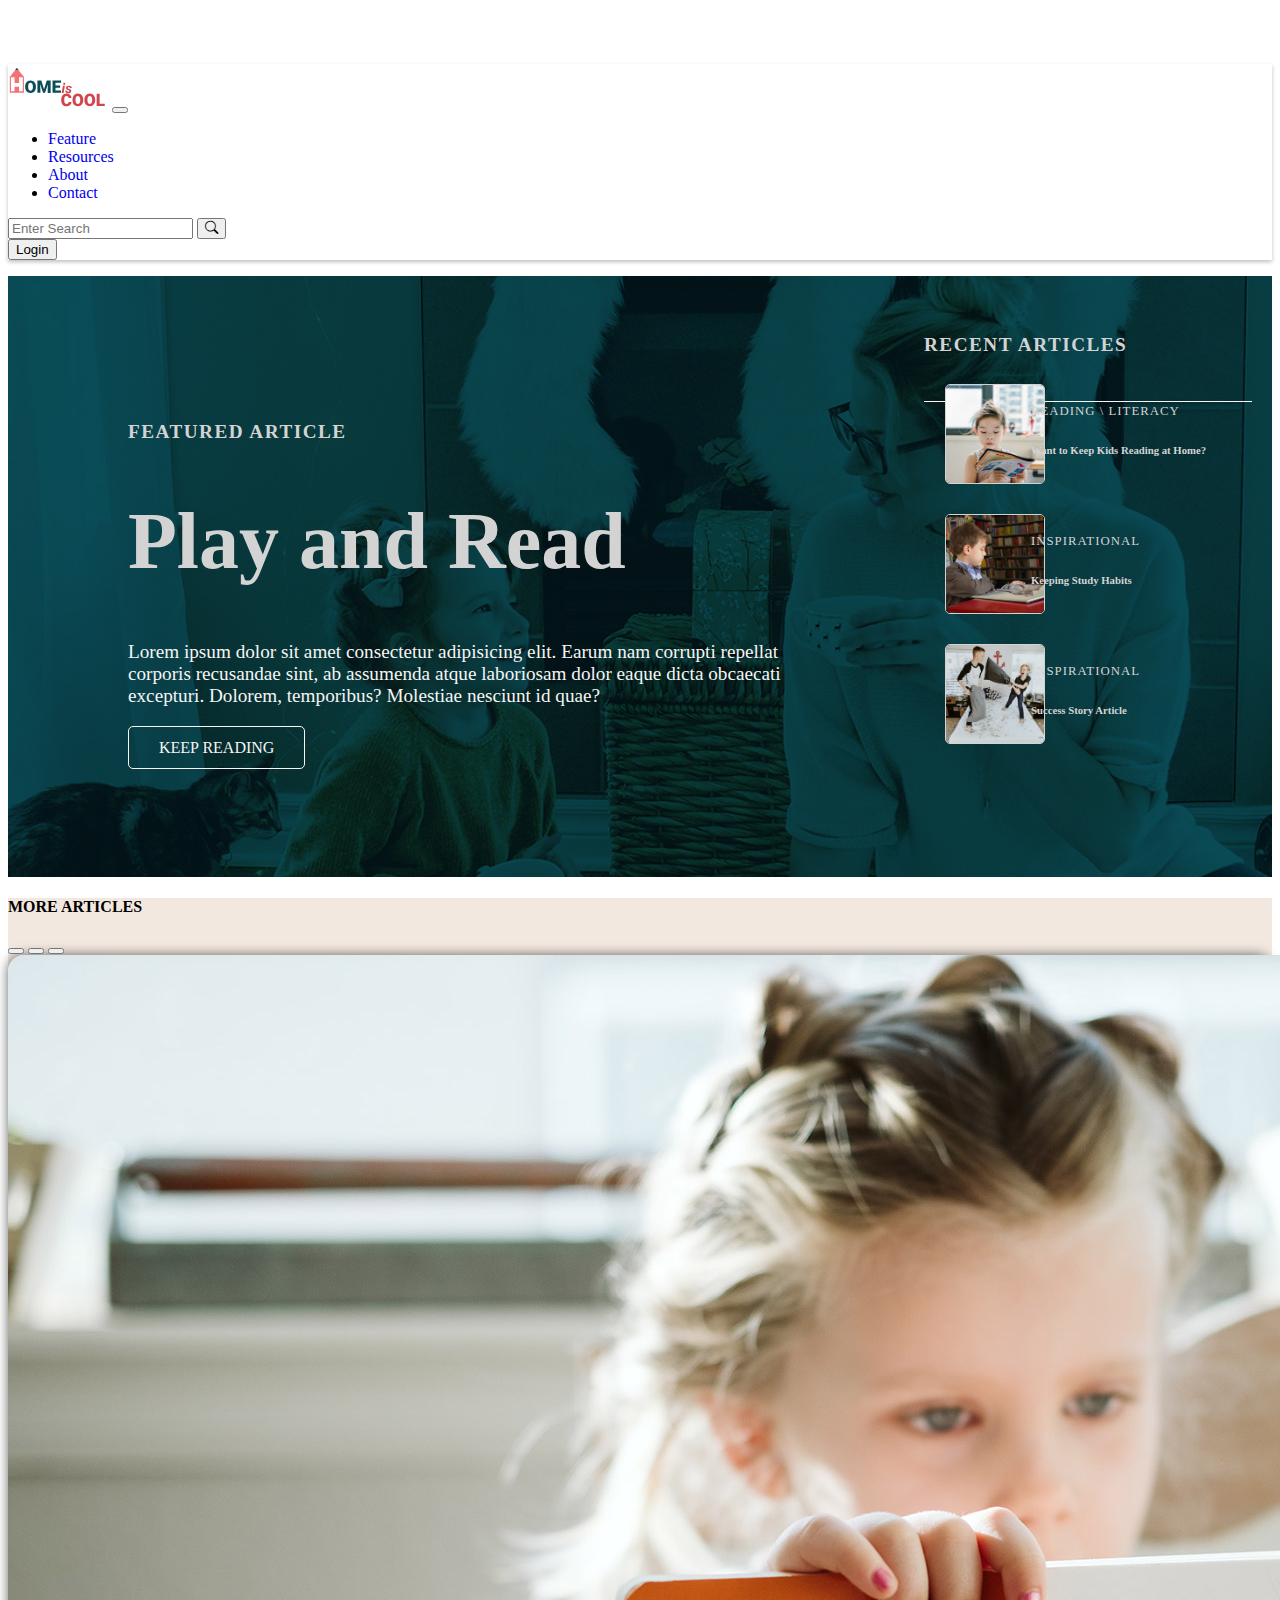
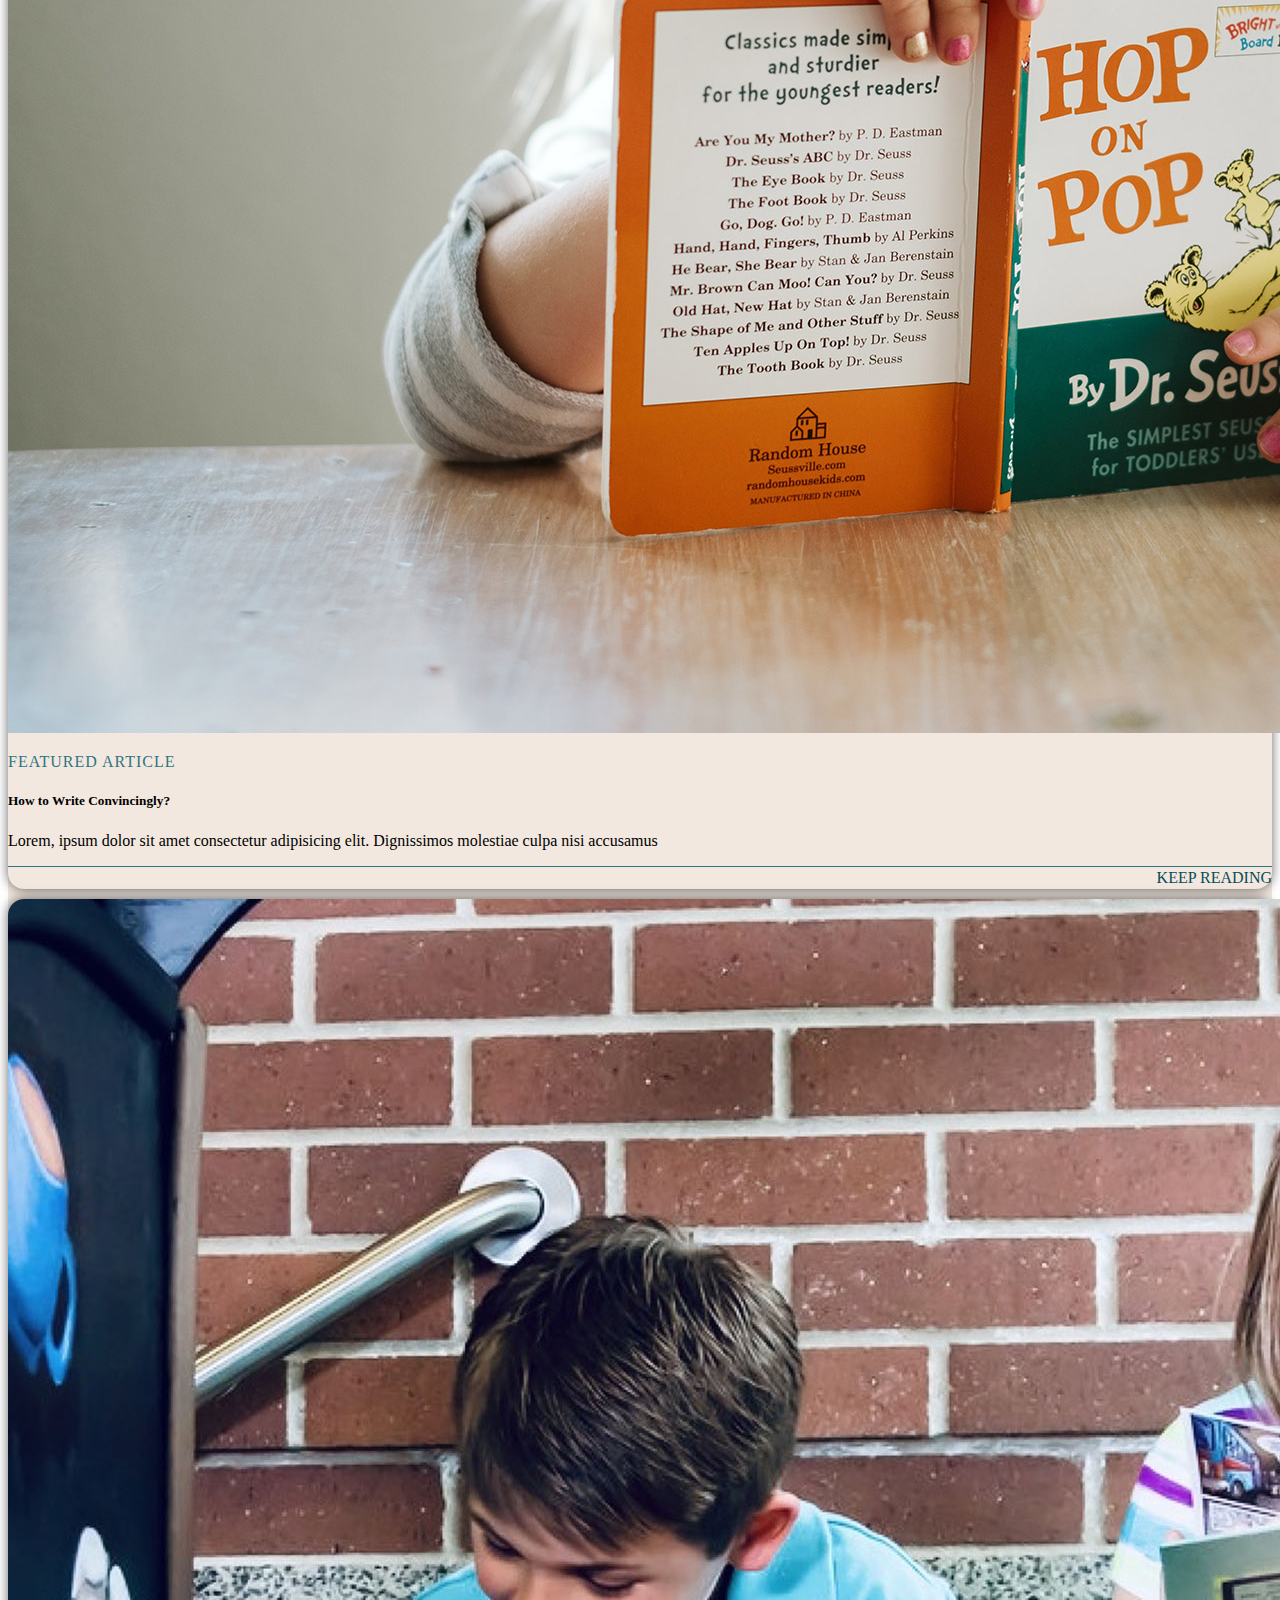
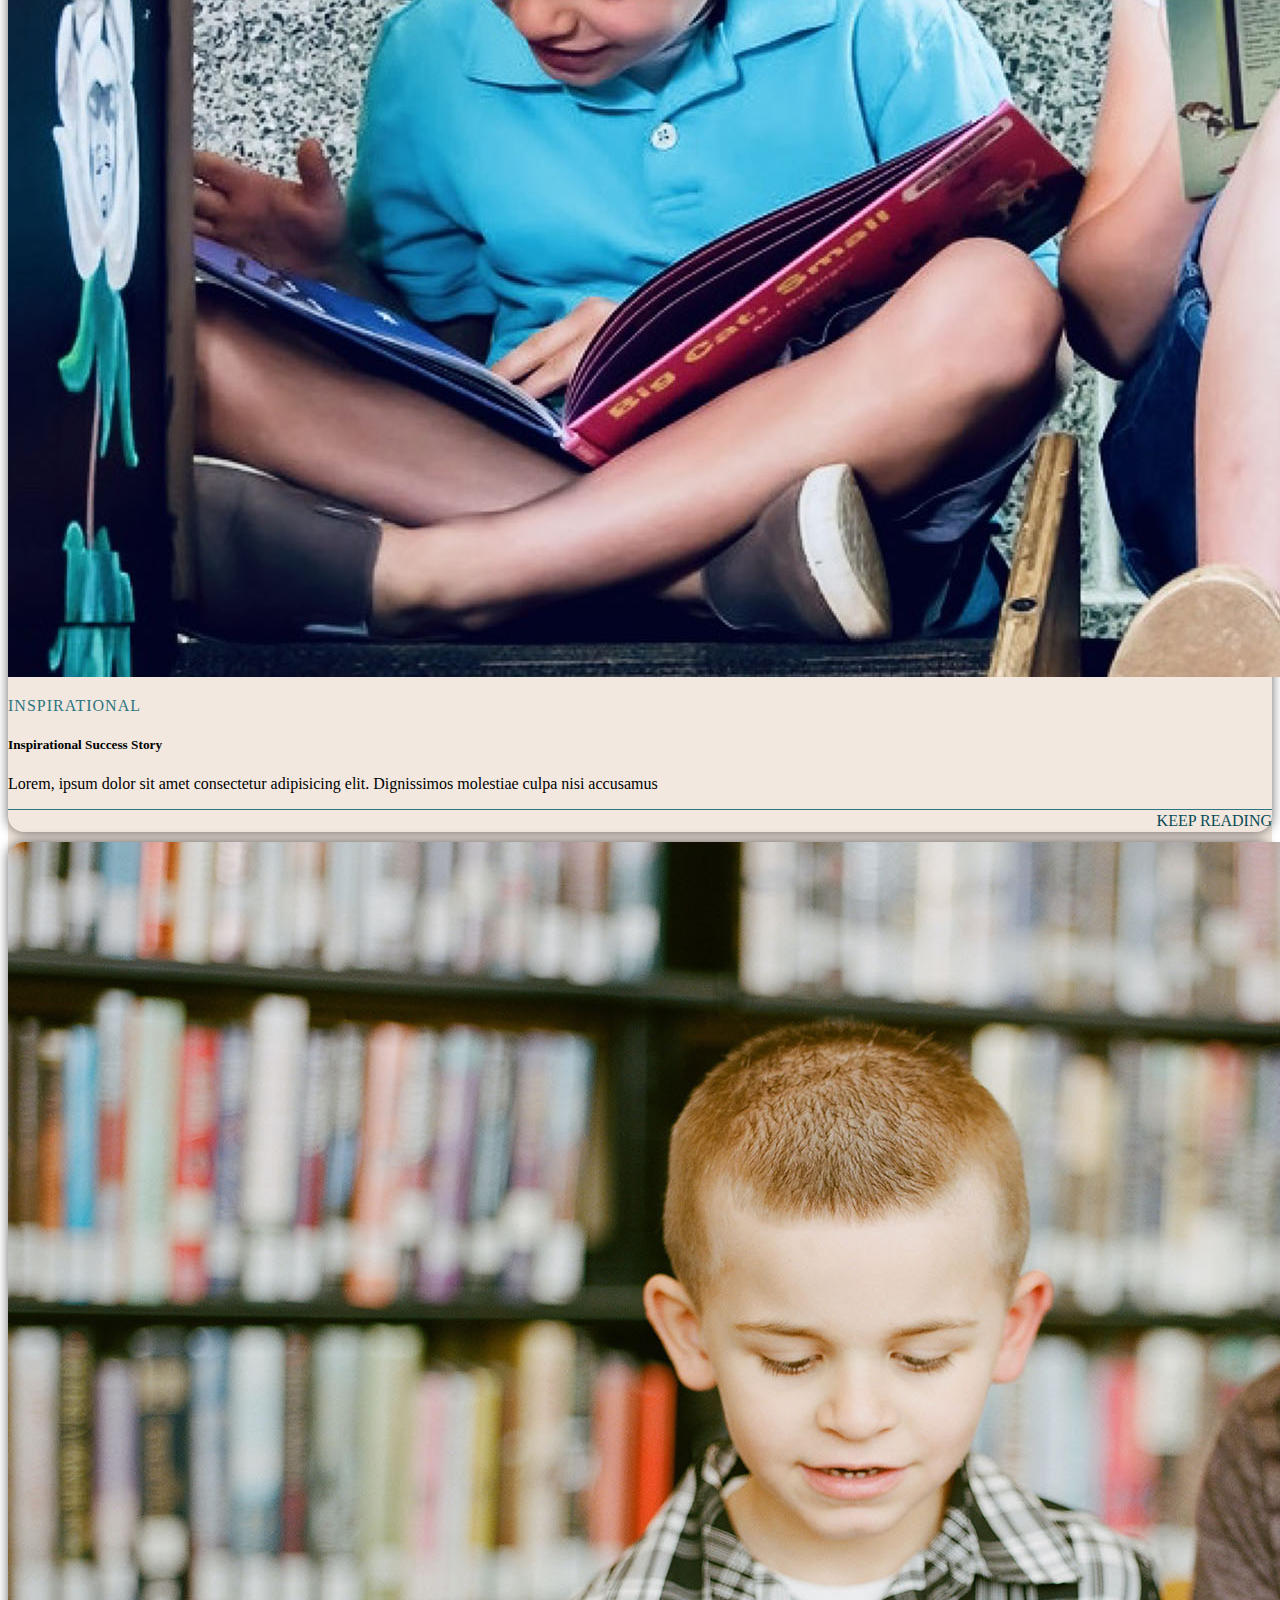
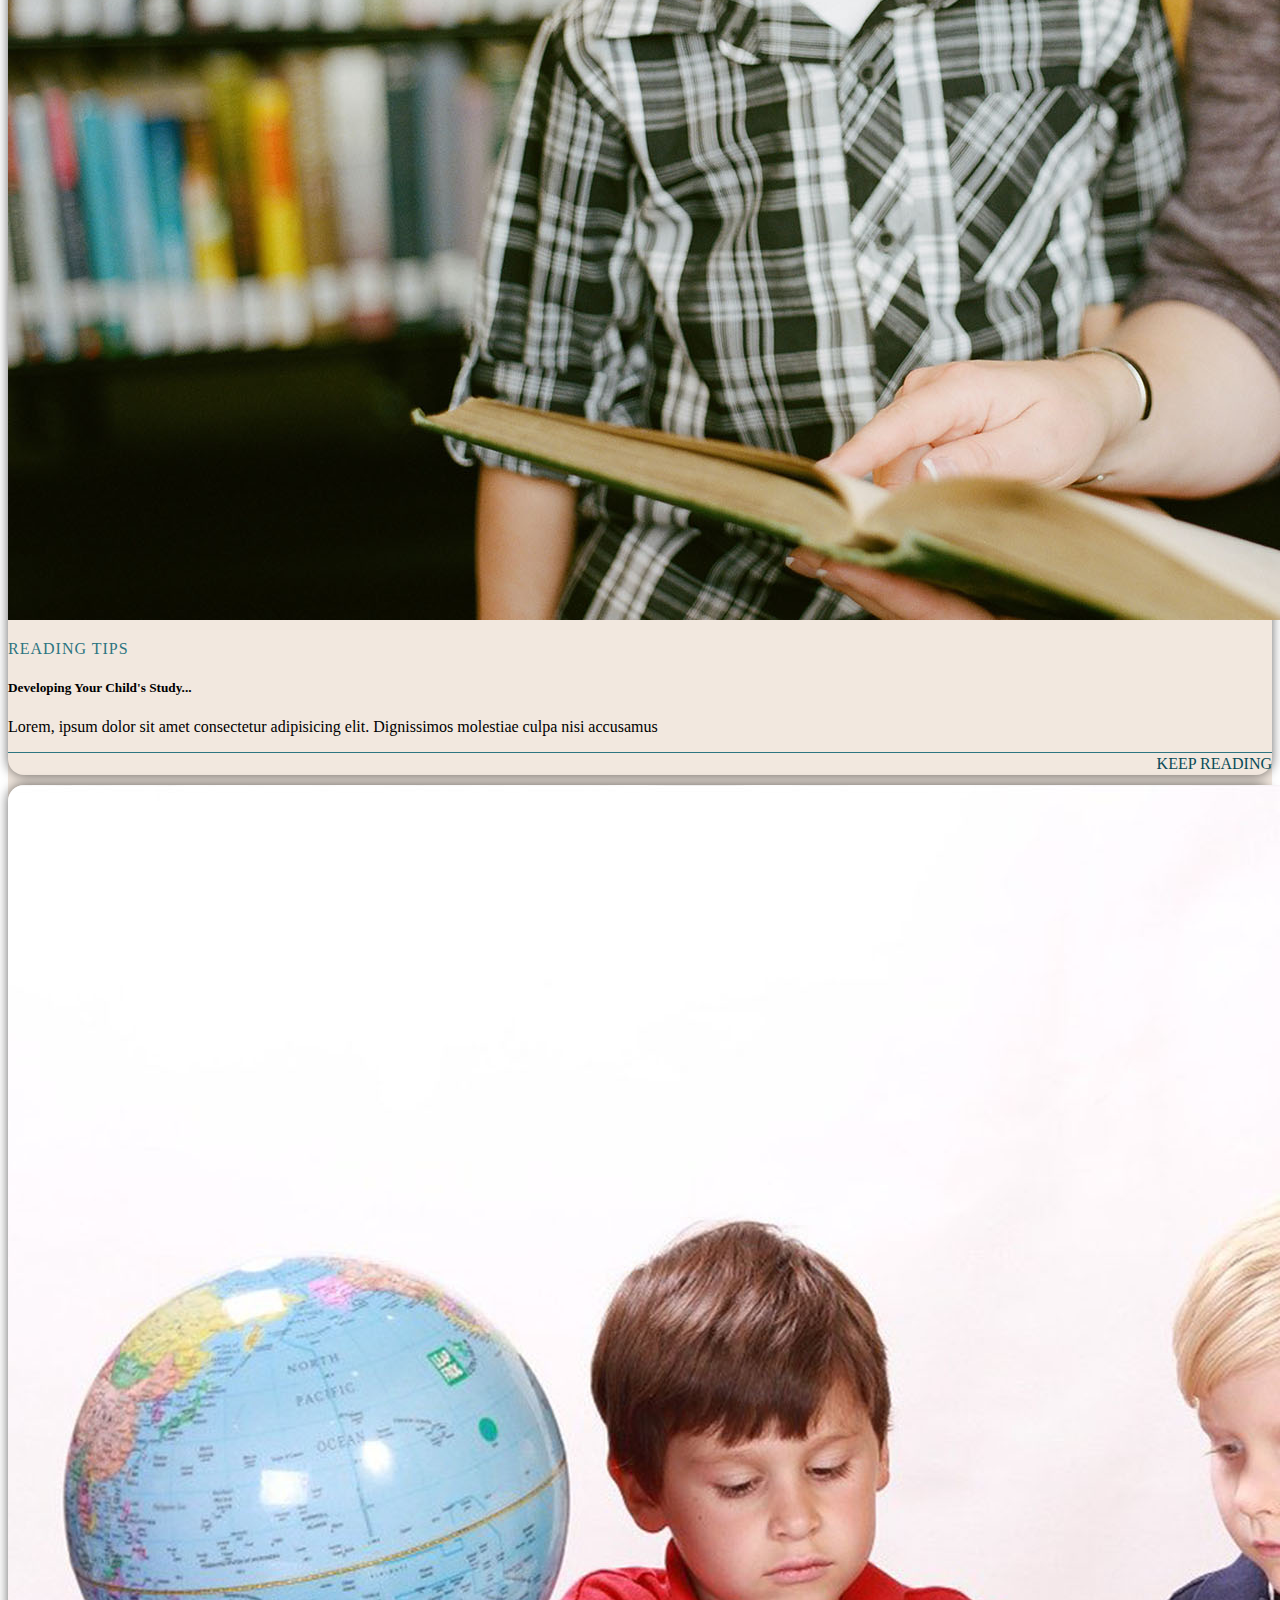
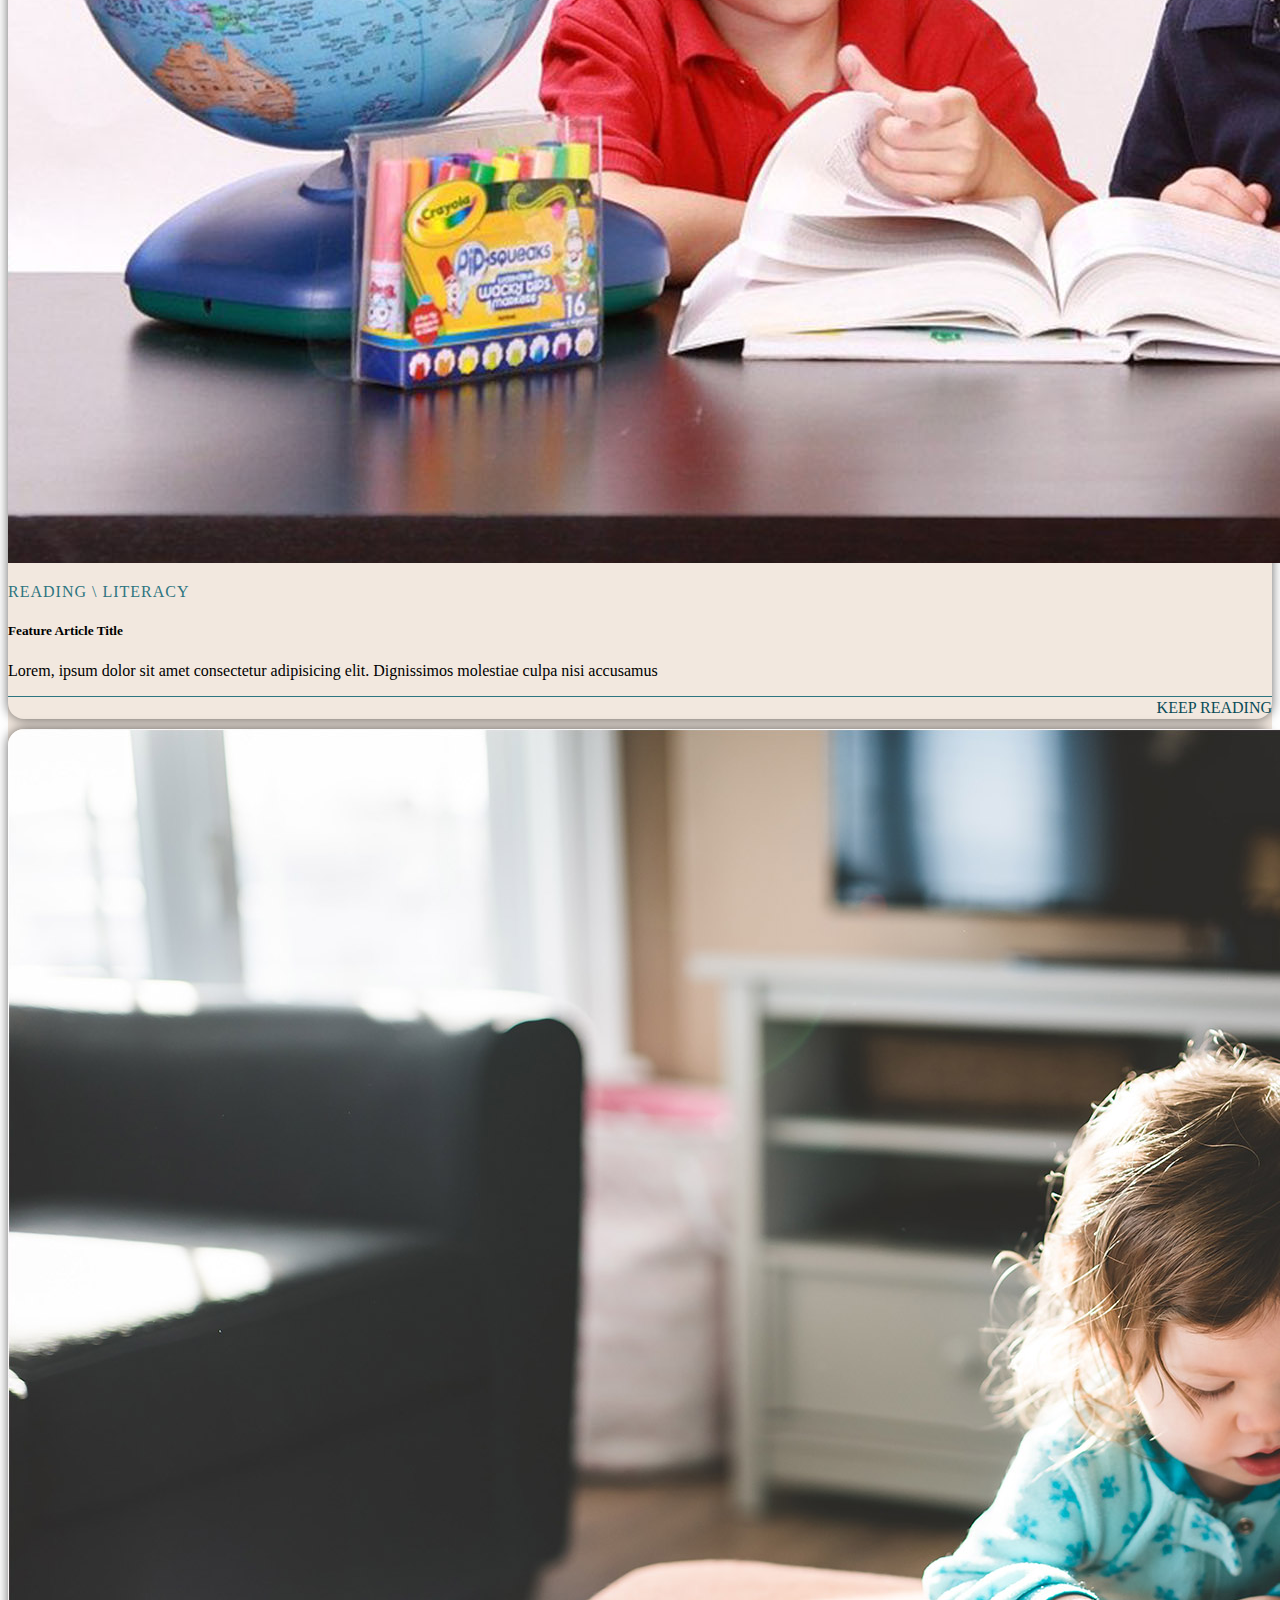
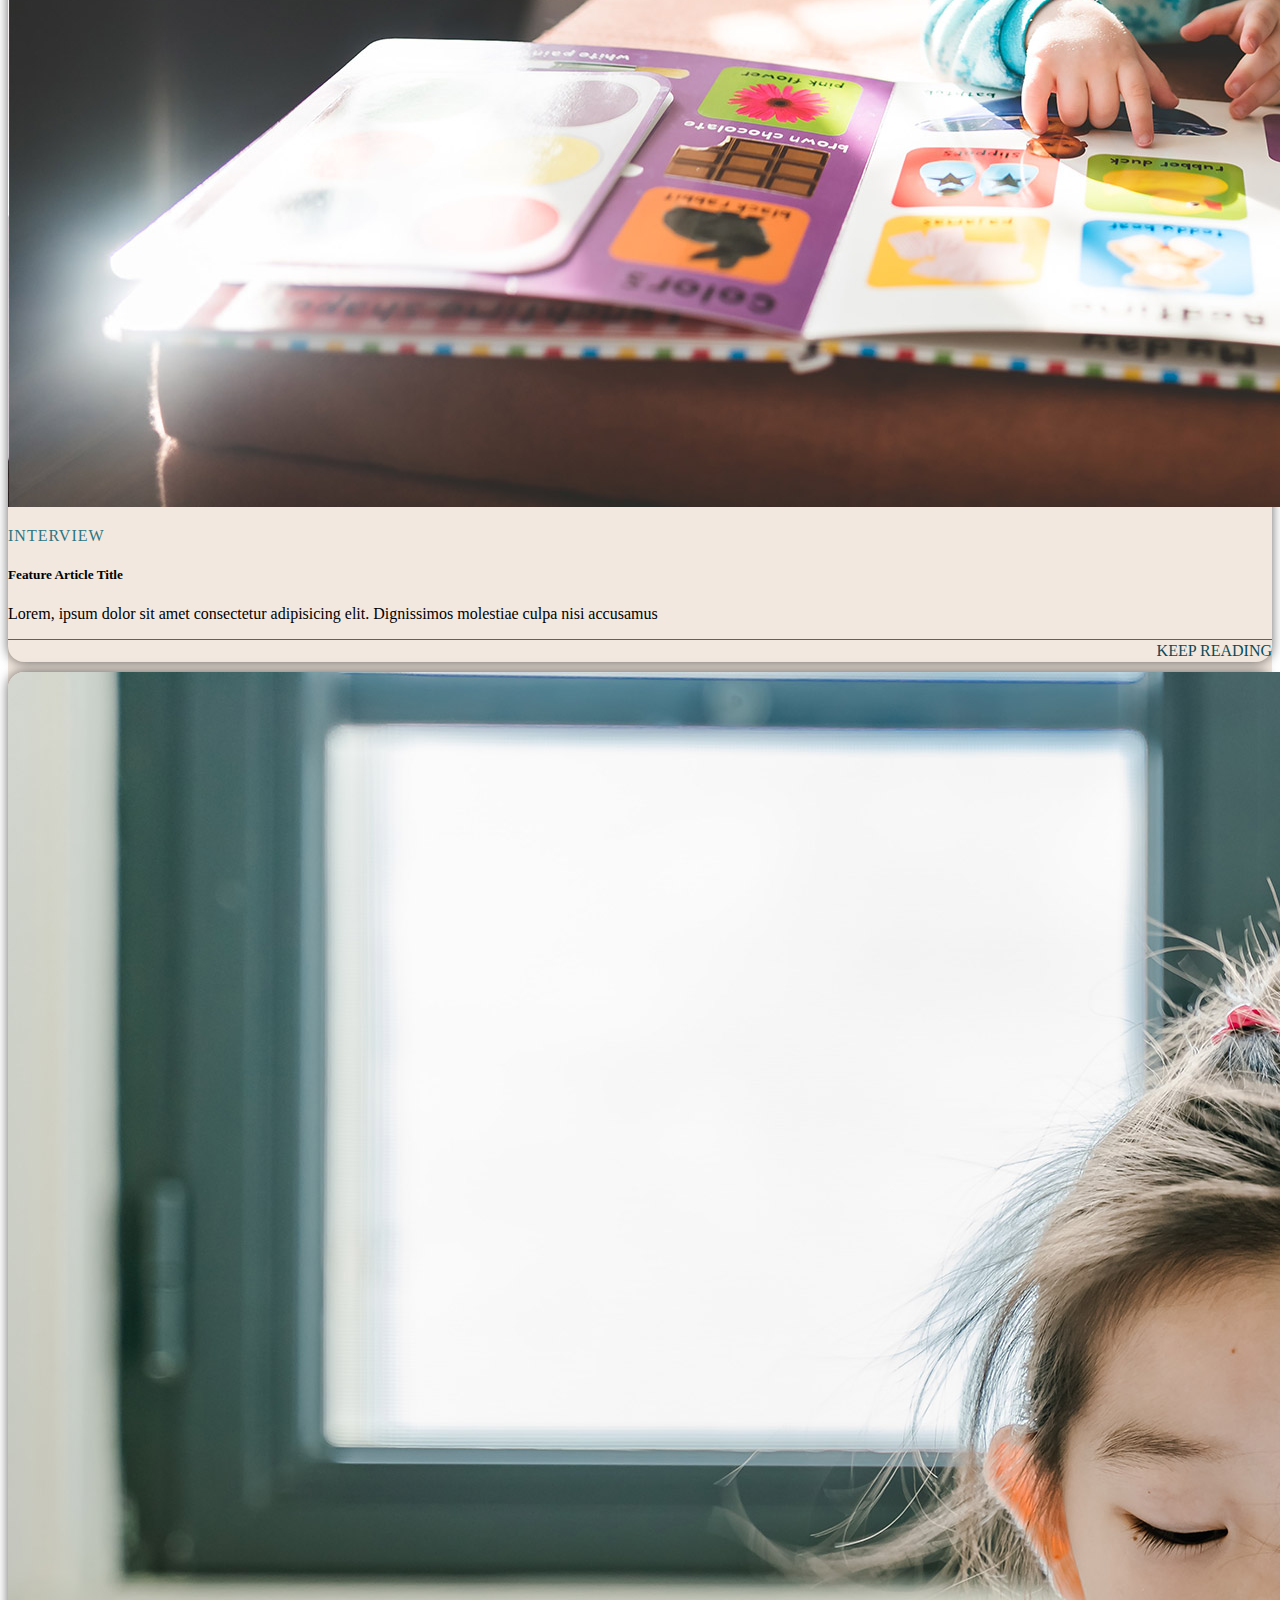
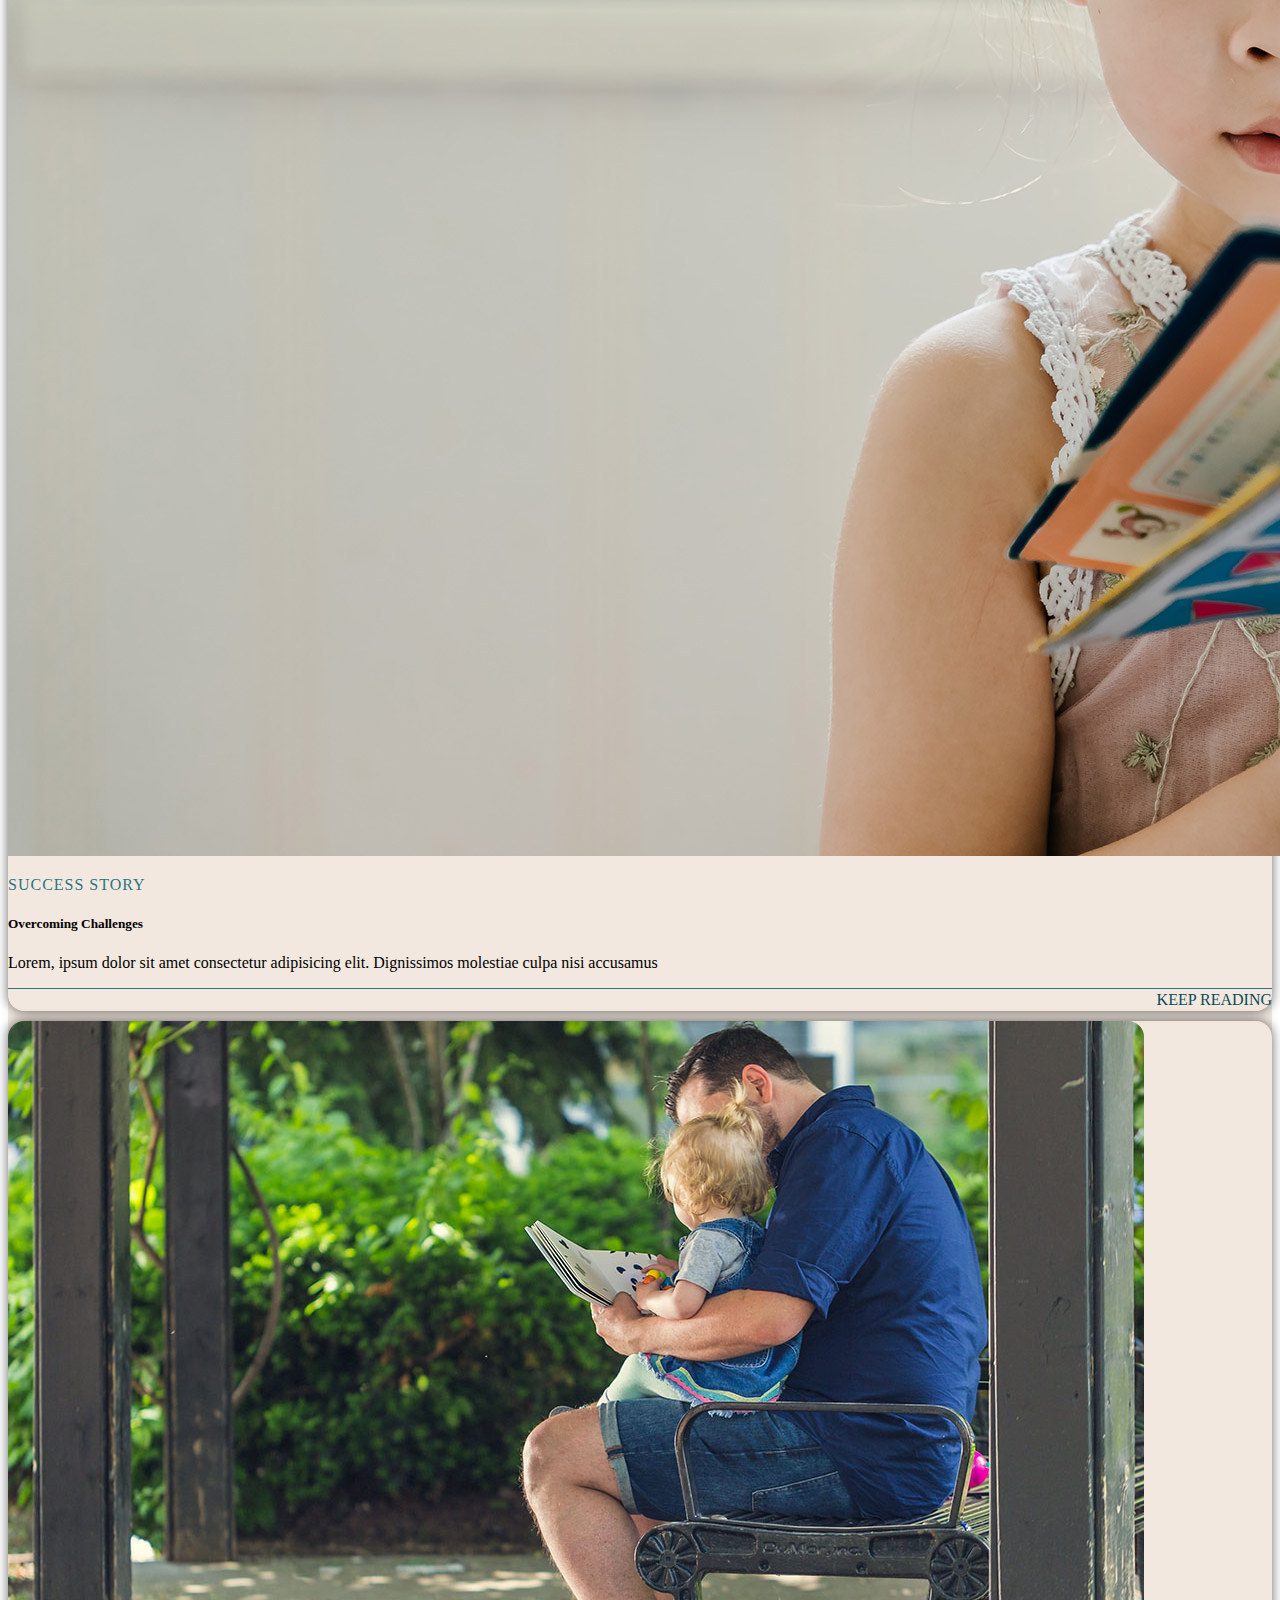
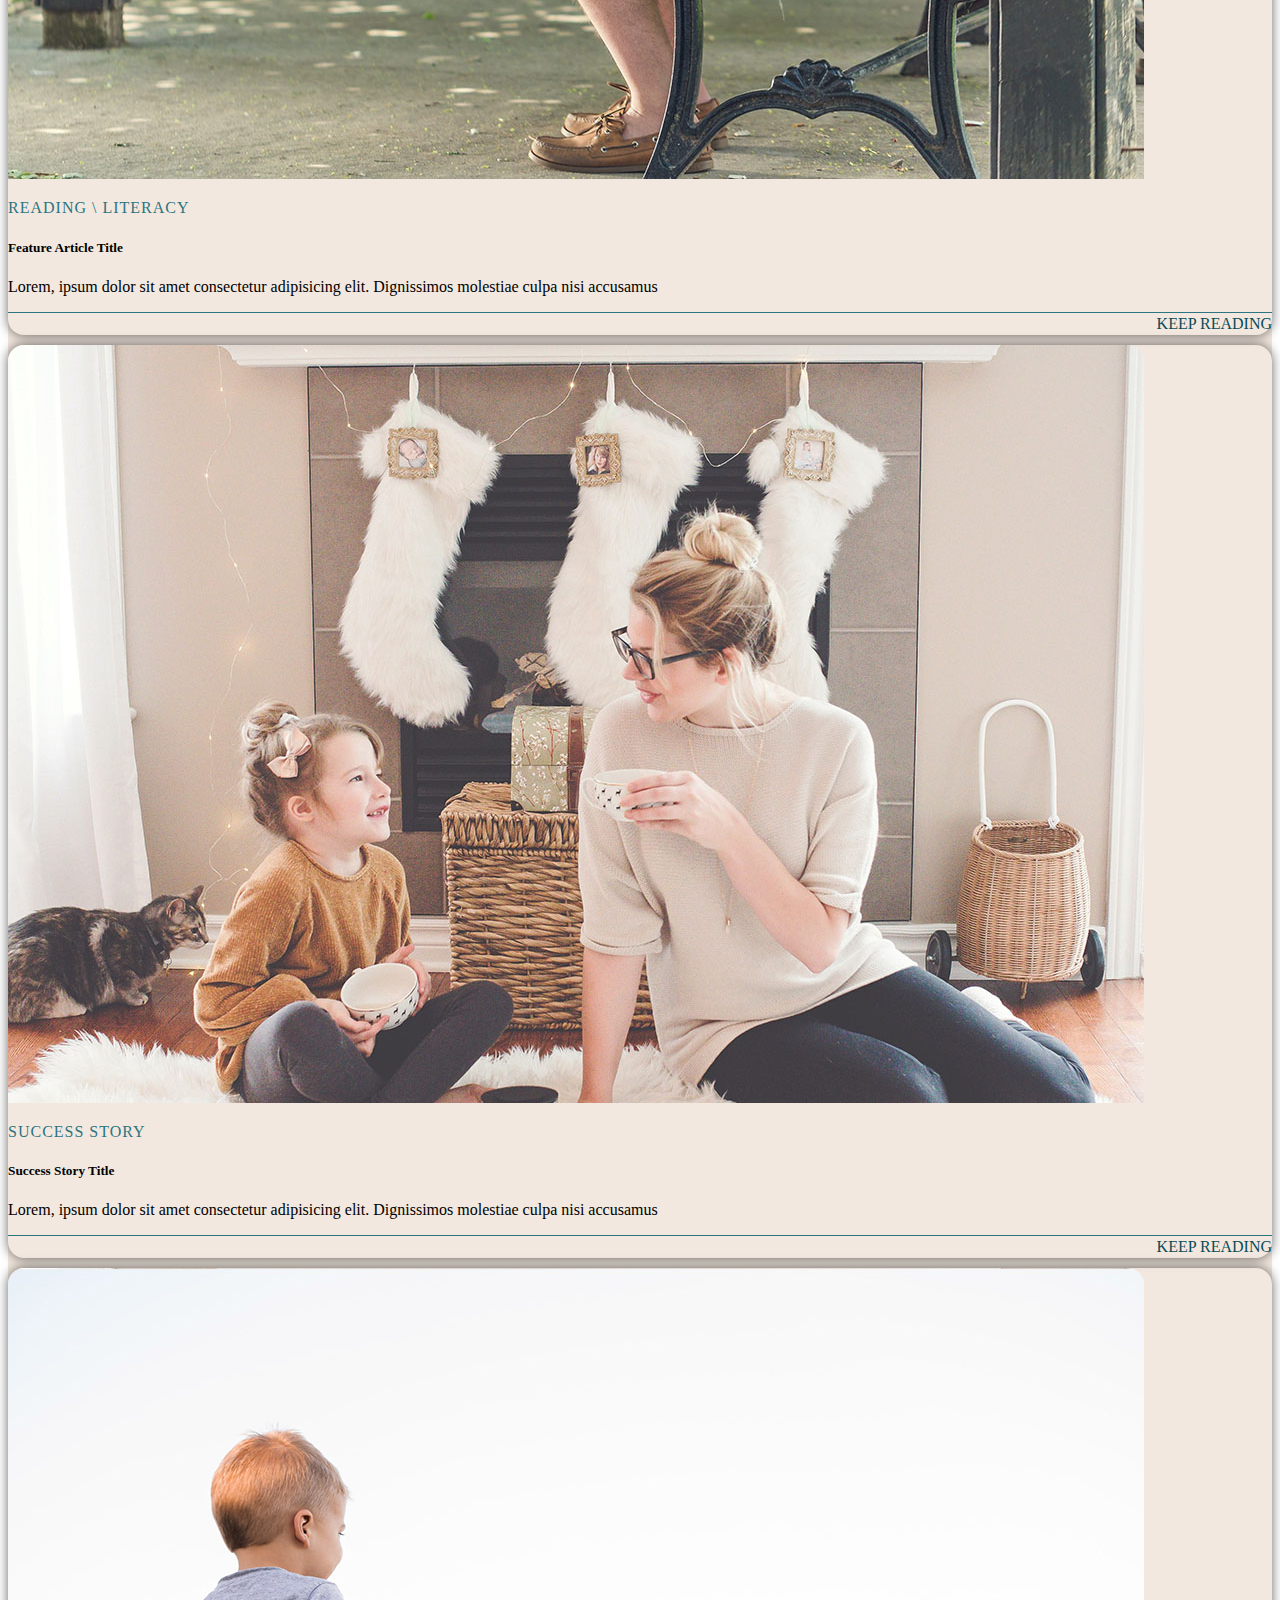
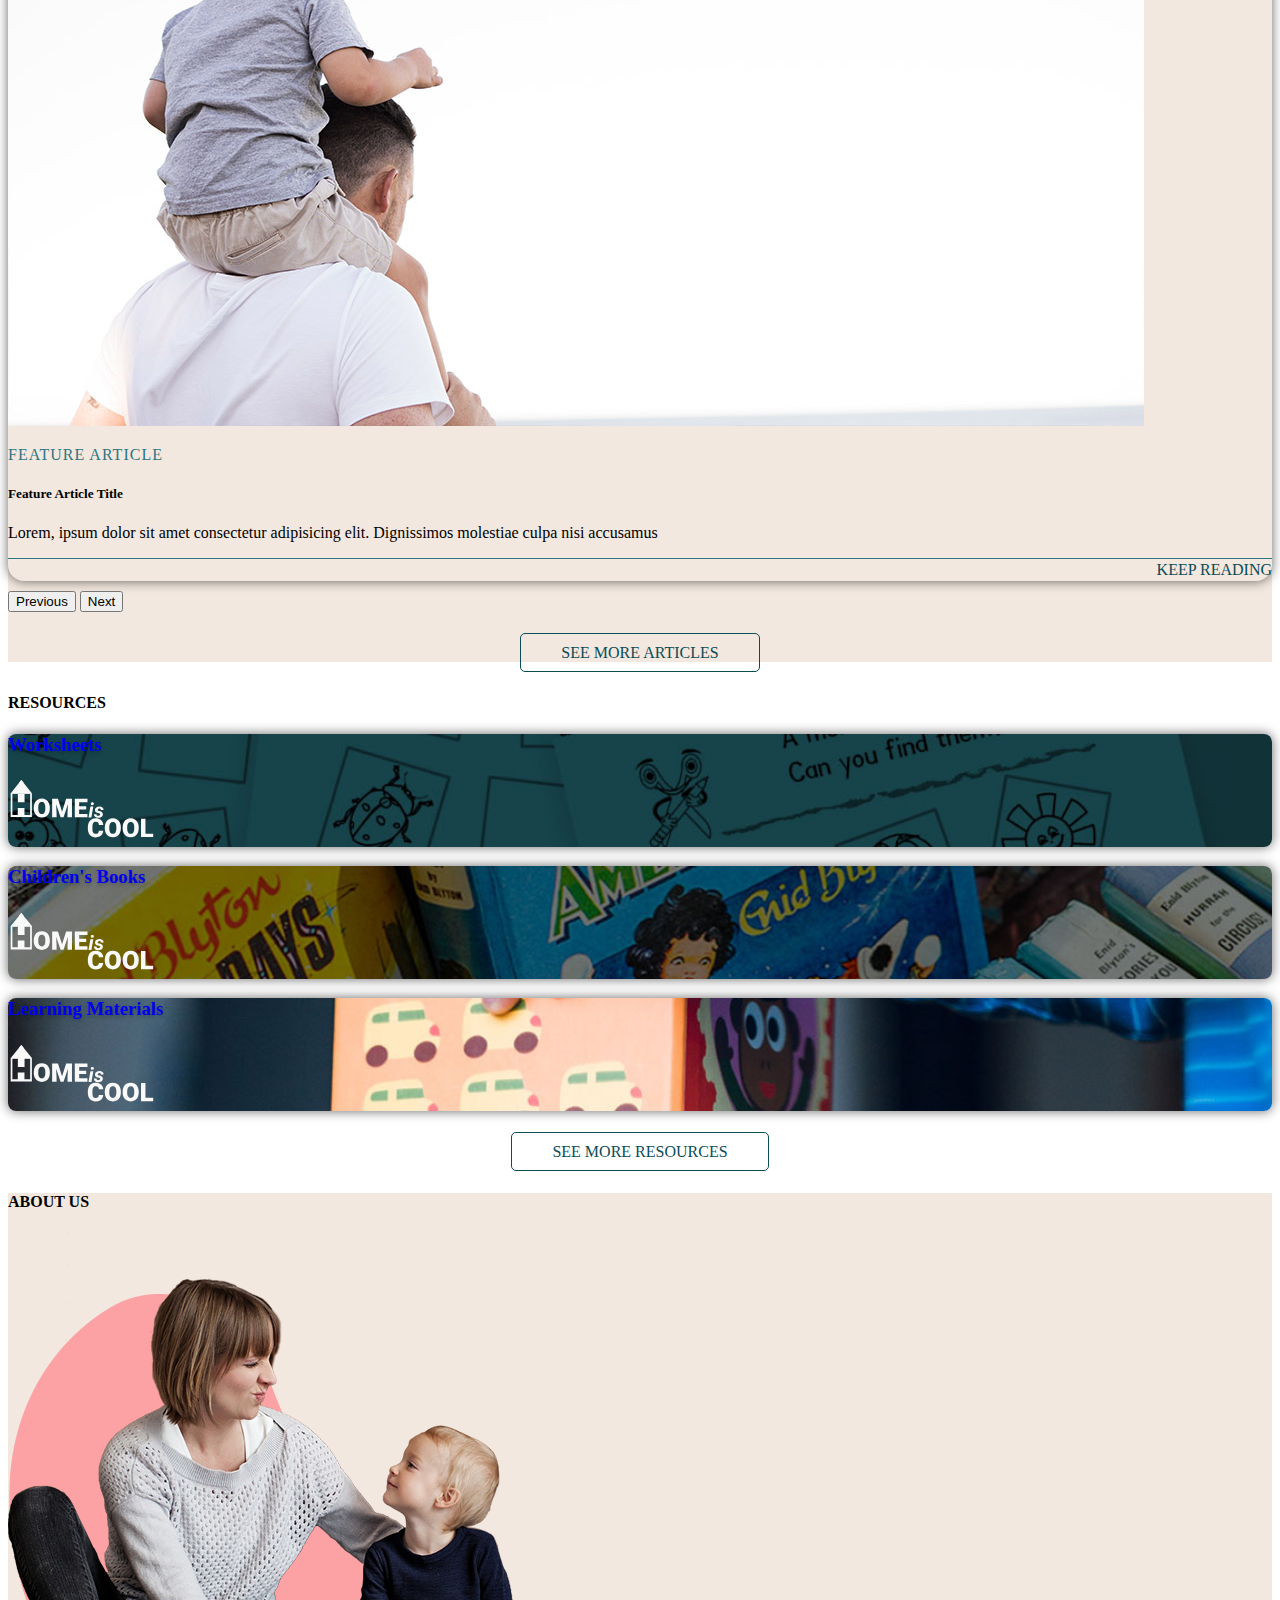
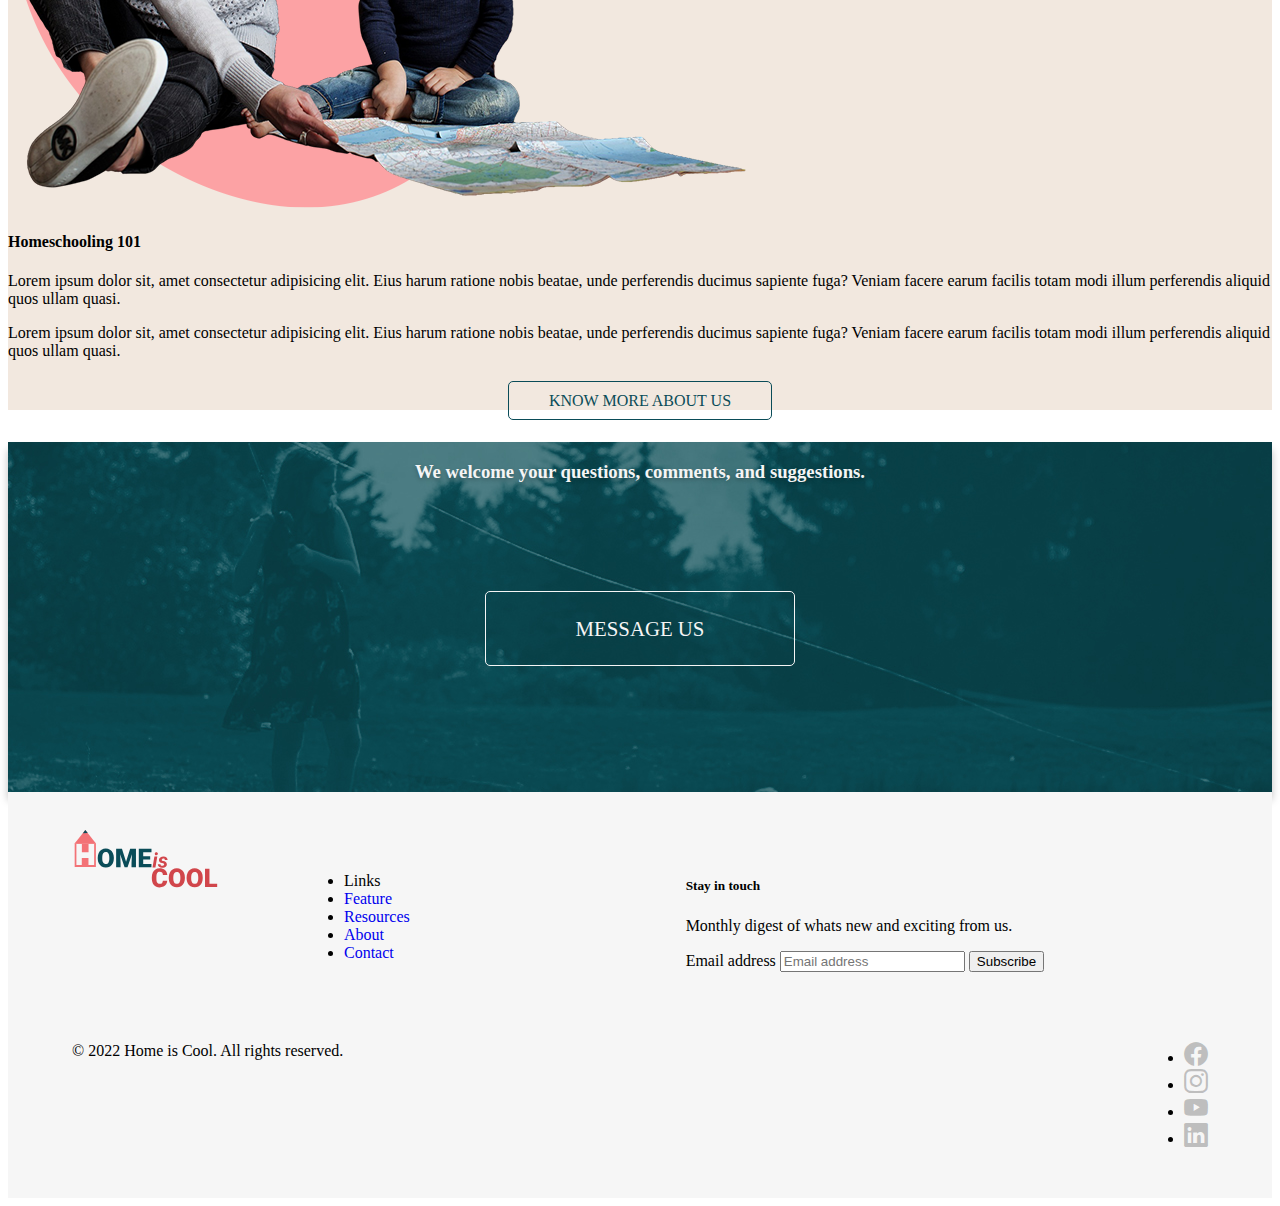
<file: index.html>
<!DOCTYPE html>
<html lang="en">
<head>
    <meta charset="UTF-8">
    <meta http-equiv="X-UA-Compatible" content="IE=edge">
    <meta name="viewport" content="width=device-width, initial-scale=1.0">
    <title>Home is Cool</title>
    <link href="https://cdn.jsdelivr.net/npm/bootstrap@5.1.3/dist/css/bootstrap.min.css" rel="stylesheet" integrity="sha384-1BmE4kWBq78iYhFldvKuhfTAU6auU8tT94WrHftjDbrCEXSU1oBoqyl2QvZ6jIW3" crossorigin="anonymous">
    <link rel="stylesheet" href="https://cdn.jsdelivr.net/npm/bootstrap-icons@1.3.0/font/bootstrap-icons.css">
    <link rel="stylesheet" href="css/styles.css">
</head>

<body>
<!-- ------------------------------------------------------------------------ -->  
<!-- --------------------Main Navigation------------------------------------- -->
<nav class="navbar navbar-expand-lg fixed-top navbar-light bg-light" aria-label="Main navigation">
  <div class="container-fluid">
    <a class="navbar-brand"  href="index.html">
      <img class="img-fluid" src="images/homeiscool-logo.svg" width="100px" alt="logo"> 
    </a>
    <button class="navbar-toggler p-0 border-0" type="button" id="navbarSideCollapse" aria-label="Toggle navigation"> 
     <span class="navbar-toggler-icon"></span> 
    </button>

    <div class="navbar-collapse offcanvas-collapse justify-content-lg-end ps-5"  id="top-nav">

        <ul class="navbar-nav me-auto mb-2 mb-lg-0">
          <li class="nav-item">
            <a class="nav-link" aria-current="page" href="feature.html">Feature</a>
          </li>
          <li class="nav-item">
            <a class="nav-link" href="resources.html">Resources</a>
          </li>
          <li class="nav-item">
            <a class="nav-link" href="about.html">About</a>
          </li>
          <li class="nav-item">
            <a class="nav-link" href="contact.html">Contact</a>
          </li>
        </ul>
       <!-- ----Search box and login button --------- -->
      <form class="d-flex">
        <input class="form-control" type="search" placeholder="Enter Search" aria-label="Search">
        <button class="btn btn-secondary" type="submit"><i class="bi-search"></i></button>
      </form>
      <button class="btn btn-outline-secondary m-2" type="submit">Login</button>
    </div>
  </div>
</nav>
   <!---------------- Main Header Section -------------------->
<main class="header-container">
  <div class="main-article">
    <div class="sub-category">
      <h6>FEATURED ARTICLE</h6>
    </div>
    <div class="main-title">
      <h1>Play and Read</h1>
    </div>
    <div class="sub-title">
      <p>Lorem ipsum dolor sit amet consectetur adipisicing elit. 
        Earum nam corrupti repellat corporis recusandae sint, 
        ab assumenda atque laboriosam dolor eaque dicta obcaecati excepturi. 
        Dolorem, temporibus? Molestiae nesciunt id quae?
      </p>
    </div>
    <div class="link-main">
      <a href="feature-article-1.html">KEEP READING</a>
    </div>
  </div>

<!-- ----------Sub Article links -------------------   -->

  <div class="sub-article">
    <div class="more-stories">
      <h6>RECENT ARTICLES</h6>
    </div>
    <div class="sub-article-link">
      <a href="">
        <div class="link-item"> 
          <div class="link-item-thumb">
            <img class="img-fluid" src="images/article-img-sq-1.jpg" alt="article thumbnail">
          </div>
          <div class="article-title">
            <p>READING \ LITERACY</p>
            <h6 class="title">Want to Keep Kids Reading at Home?</h6>
          </div>
        </div>  
      </a>

      <a href="">
        <div class="link-item"> 
          <div class="link-item-thumb">
            <img class="img-fluid" src="images/article-img-sq-2.jpg" alt="article thumbnail">
          </div>
          <div class="article-title">
            <p>INSPIRATIONAL</p>
            <h6 class="title">Keeping Study Habits</h6>
          </div>
        </div>  
      </a>

      <a href="">
        <div class="link-item"> 
          <div class="link-item-thumb">
            <img class="img-fluid" src="images/article-img-sq-3.jpg" alt="article thumbnail">
          </div>
          <div class="article-title">
            <p>INSPIRATIONAL</p>
            <h6 class="title">Success Story Article</h6>
          </div>
        </div>  
      </a>
    </div>
  </div>
</main>
<!---------------------------------------------------------------->
<!-- ----------- Article Archive Carousel Feature ------------- -->
<!---------------------------------------------------------------->
<div class="archive-container p-5">
  <h4 class="pb-2 border-bottom text-muted">MORE ARTICLES</h4>
  <div id="carousel-archive" class="carousel slide carousel-light" data-bs-ride="carousel">
    
    <!-- -------------Indicatorcontrol ----------------------- -->
    <div class="carousel-indicators">
      <button type="button" data-bs-target="#carousel-archive" data-bs-slide-to="0" class="active" aria-current="true" aria-label="Slide 1"></button>
      <button type="button" data-bs-target="#carousel-archive" data-bs-slide-to="1" aria-label="Slide 2"></button>
      <button type="button" data-bs-target="#carousel-archive" data-bs-slide-to="2" aria-label="Slide 3"></button>
    </div>

    <!-- -----------Inner Carousel------------------ -->
    <div class="carousel-inner">
        <!-- ----------- Single Item-------------- -->
      <div class="carousel-item active"> 
        <div class="card-archive-container py-4 px-4">
          <div class="row">
            <div class="col-lg-4">
              <div class="card card-radius shadow">
                <img class="card-image-top" src="images/article-img-6.jpg" alt="">
                <div class="card-body">
                  <p class="card-category">FEATURED ARTICLE</p>
                  <h5 class="card-title">How to Write Convincingly?</h5>
                  <p class="card-text">
                    Lorem, ipsum dolor sit amet consectetur adipisicing elit. Dignissimos molestiae culpa nisi accusamus
                  </p>
                  <div class="text-link">
                    <a href="">KEEP READING</a>
                  </div>
                </div>
              </div>
            </div>
        
            <div class="col-lg-4 d-none d-lg-block">
              <div class="card card-radius shadow">
                <img class="card-image-top" src="images/article-img-7.jpg" alt="">
                <div class="card-body">
                  <p class="card-category">INSPIRATIONAL</p>
                  <h5 class="card-title">Inspirational Success Story</h5>
                  <p class="card-text">
                    Lorem, ipsum dolor sit amet consectetur adipisicing elit. Dignissimos molestiae culpa nisi accusamus
                  </p>
                  <div class="text-link">
                    <a href="">KEEP READING</a>
                  </div>
                </div>
              </div>
            </div>
        
            <div class="col-lg-4 d-none d-lg-block">
              <div class="card card-radius shadow">
                <img class="card-image-top" src="images/article-img-8.jpg" alt="">
                <div class="card-body">
                  <p class="card-category">READING TIPS</p>
                  <h5 class="card-title">Developing Your Child's Study...</h5>
                  <p class="card-text">
                    Lorem, ipsum dolor sit amet consectetur adipisicing elit. Dignissimos molestiae culpa nisi accusamus
                  </p>
                  <div class="text-link">
                    <a href="">KEEP READING</a>
                  </div>
                </div>
              </div>
            </div>
        
          </div>
        </div>
      </div>
      <!-- ----------- Single Item -------------- -->
      <div class="carousel-item">
        <div class="card-archive-container py-4 px-4">
          <div class="row">
            <div class="col-lg-4 col-md-12 p-2">
              <div class="card card-radius shadow">
                <img class="card-image-top" src="images/article-img-9.jpg" alt="">
                <div class="card-body">
                  <p class="card-category">READING \ LITERACY</p>
                  <h5 class="card-title">Feature Article Title</h5>
                  <p class="card-text">
                    Lorem, ipsum dolor sit amet consectetur adipisicing elit. Dignissimos molestiae culpa nisi accusamus
                  </p>
                  <div class="text-link">
                    <a href="">KEEP READING</a>
                  </div>
                </div>
              </div>
            </div>
        
            <div class="col-lg-4 d-none d-lg-block p-2">
              <div class="card card-radius shadow">
                <img class="card-image-top" src="images/article-img-10.jpg" alt="">
                <div class="card-body">
                  <p class="card-category">INTERVIEW</p>
                  <h5 class="card-title">Feature Article Title</h5>
                  <p class="card-text">
                    Lorem, ipsum dolor sit amet consectetur adipisicing elit. Dignissimos molestiae culpa nisi accusamus 
                  </p>
                  <div class="text-link">
                    <a href="">KEEP READING</a>
                  </div>
                </div>
              </div>
            </div>
        
            <div class="col-lg-4 d-none d-lg-block p-2">
              <div class="card card-radius shadow">
                <img class="card-image-top" src="images/article-img-5.jpg" alt="">
                <div class="card-body">
                  <p class="card-category">SUCCESS STORY</p>
                  <h5 class="card-title">Overcoming Challenges</h5>
                  <p class="card-text">
                    Lorem, ipsum dolor sit amet consectetur adipisicing elit. Dignissimos molestiae culpa nisi accusamus
                  </p>
                  <div class="text-link">
                    <a href="">KEEP READING</a>
                  </div>
                </div>
              </div>
            </div>
        
          </div>
        </div>
      </div>


      <!-- ----------- Single Item -------------- -->
      <div class="carousel-item">
        <div class="card-archive-container py-4 px-4">
          <div class="row">
            <div class="col-lg-4 col-md-12 mb-4 mb-lg-0">
              <div class="card card-radius shadow">
                <img class="card-image-top" src="images/article-img-11.jpg" alt="">
                <div class="card-body">
                  <p class="card-category">READING \ LITERACY</p>
                  <h5 class="card-title">Feature Article Title</h5>
                  <p class="card-text">
                    Lorem, ipsum dolor sit amet consectetur adipisicing elit. Dignissimos molestiae culpa nisi accusamus
                  </p>
                  <div class="text-link">
                    <a href="">KEEP READING</a>
                  </div>
                </div>
              </div>
            </div>
        
            <div class="col-lg-4 mb-4 mb-lg-0 d-none d-lg-block">
              <div class="card card-radius shadow">
                <img class="card-image-top" src="images/article-img-12.jpg" alt="">
                <div class="card-body">
                  <p class="card-category">SUCCESS STORY</p>
                  <h5 class="card-title">Success Story Title</h5>
                  <p class="card-text">
                    Lorem, ipsum dolor sit amet consectetur adipisicing elit. Dignissimos molestiae culpa nisi accusamus 
                  </p>
                  <div class="text-link">
                    <a href="">KEEP READING</a>
                  </div>
                </div>
              </div>
            </div>
        
            <div class="col-lg-4 mb-4 mb-lg-0 d-none d-lg-block">
              <div class="card card-radius shadow">
                <img class="card-image-top" src="images/article-img-13.jpg" alt="">
                <div class="card-body">
                  <p class="card-category">FEATURE ARTICLE</p>
                  <h5 class="card-title">Feature Article Title</h5>
                  <p class="card-text">
                    Lorem, ipsum dolor sit amet consectetur adipisicing elit. Dignissimos molestiae culpa nisi accusamus 
                  </p>
                  <div class="text-link">
                    <a href="">KEEP READING</a>
                  </div>
                </div>
              </div>
            </div>
        
          </div>
        </div>
      </div>
      
    </div>

    <!-- --------------Prev - Next  button control ----------------------- -->
    <button class="carousel-control-prev" type="button" data-bs-target="#carousel-archive" data-bs-slide="prev">
      <span class="carousel-control-prev-icon" aria-hidden="true"></span>
      <span class="visually-hidden">Previous</span>
    </button>
    <button class="carousel-control-next" type="button" data-bs-target="#carousel-archive" data-bs-slide="next">
      <span class="carousel-control-next-icon" aria-hidden="true"></span>
      <span class="visually-hidden">Next</span>
    </button>
  </div>
  <div class="link-button">
    <a href="feature.html">SEE MORE ARTICLES</a>
  </div>
</div>

  <!---------------------------------------------------------------->
  <!-- ----------- More Resources Feature ---------------------- -->
  <!---------------------------------------------------------------->
<div class="resource bg-light px-5 py-5">
  <h4 class="pb-2 border-bottom text-muted">RESOURCES</h4>

  <div class="row row-cols-1 row-cols-lg-3 align-items-stretch g-4 py-4">
    <div class="col">
      <a href="resources.html">
        <div class="card card-cover shadow h-100 overflow-hidden text-white bg-dark rounded-5" style="background-image: url('images/worksheet.jpg');">
          <div class="d-flex flex-column h-100 p-5 pb-3">
            <h3 class="pt-5 mt-5 mb-4 display-6 lh-1 fw-bold text-shadow-1">Worksheets</h3>
            <img class="img-fluid" src="images/homeiscool-logo-light.svg" width="150px" alt="">
          </div>
        </div>
      </a>
    </div>

    <div class="col">
      <a href="resources.html">
        <div class="card card-cover shadow h-100 overflow-hidden text-white bg-dark rounded-5" style="background-image: url('images/books-filter.jpg');">
          <div class="d-flex flex-column h-100 p-5 pb-3">
            <h3 class="pt-5 mt-5 mb-4 display-6 lh-1 fw-bold text-shadow-1">Children's Books</h3>
            <img class="img-fluid" src="images/homeiscool-logo-light.svg" width="150px" alt="">
          </div>
        </div>
      </a>
    </div>

    <div class="col">
      <a href="resources.html">
        <div class="card card-cover shadow h-100 overflow-hidden text-white bg-dark rounded-5" style="background-image: url('images/learning-toys.jpg');">
          <div class="d-flex flex-column h-100 p-5 pb-3">
            <h3 class="pt-5 mt-5 mb-4 display-6 lh-1 fw-bold text-shadow-1">Learning Materials</h3>
            <img class="img-fluid" src="images/homeiscool-logo-light.svg" width="150px" alt="">
          </div>
        </div>
      </a>
    </div>
  </div>
  <div class="link-button">
    <a href="resources.html">SEE MORE RESOURCES</a>
  </div>
</div>

<!-- ---------------------------------------------------------------------- -->
<!-- ----------------- About/ Homeschooling 101---------------------------- -->

<div class="about-container p-5">
  <h4 class="py-2 border-bottom text-muted">ABOUT US</h4>
  <div class="row">
    <div class="col-lg-6 col-sm-12 justify-content-center">
      <img class="img-fluid" src="images/homeschooling-101.png" alt="">
    </div>
    <div class="col-lg-6 col-sm-12  p-2 mt-2">
      <h4 class="display-5">Homeschooling 101</h4>
      <p class="mt-4 fst-italic text-center">
        Lorem ipsum dolor sit, amet consectetur adipisicing elit. 
        Eius harum ratione nobis beatae, unde perferendis ducimus sapiente fuga? 
        Veniam facere earum facilis totam modi illum perferendis aliquid quos ullam quasi.
      </p>
      <p class="mt-4">
        Lorem ipsum dolor sit, amet consectetur adipisicing elit. 
        Eius harum ratione nobis beatae, unde perferendis ducimus sapiente fuga? 
        Veniam facere earum facilis totam modi illum perferendis aliquid quos ullam quasi.
      </p>
      <div class="link-button mt-5">
        <a href="about.html">KNOW MORE ABOUT US</a>
      </div>
    </div>

  </div>
</div>
  
<!-- ---------------------------------------------------------------------- -->
<!-- ----------------- Contact Us Section --------------------------------- -->

<div class="contact-container">
  <div class="contact-text m-5">
    <h3 class="display-6 fst-italic text-shadow-1">We welcome your questions, comments, and suggestions.</h3>
  </div>
  <div class="link-main-big">
    <a href="contact.html">MESSAGE US</a>
  </div>
</div> 

<!-- ---------------------------------------------------------------------- -->
<!-- ----------------- Footer Section --------------------------------- -->
<footer class="footer-container">
  <div class="footer-top">
      <div class="footer-brand">
        <a class="nav-link" href="index.html">
          <img class="img-fluid" src="images/homeiscool-logo.svg" width="150px" alt="logo">
        </a>
      </div>

      <div class="footer-links">
          <ul class="nav flex-column">
            <li class="nav-item mb-2 fw-bold border-bottom text-muted">Links</li>
            <li class="nav-item mb-2"><a href="feature.html" class="nav-link p-0 text-muted">Feature</a></li>
            <li class="nav-item mb-2"><a href="resources.html" class="nav-link p-0 text-muted">Resources</a></li>
            <li class="nav-item mb-2"><a href="about.html" class="nav-link p-0 text-muted">About</a></li>
            <li class="nav-item mb-2"><a href="contact.html" class="nav-link p-0 text-muted">Contact</a></li>
          </ul>
      </div>

      <div class="right-col">
        <form>
          <h5 class="text-muted">Stay in touch</h5>
          <p>Monthly digest of whats new and exciting from us.</p>
          <div class="d-flex w-100 gap-2">
            <label for="newsletter1" class="visually-hidden">Email address</label>
            <input id="newsletter1" type="text" class="form-control" placeholder="Email address">
            <button class="btn btn-secondary" type="button">Subscribe</button>
          </div>
        </form>
      </div>

    </div>

    <div class="footer-bottom border-top">
      <div class="copy">
        <p class="text-muted">&copy; 2022 Home is Cool. All rights reserved.</p>
      </div>
      <div class="social">
        <ul class="list-unstyled d-flex">
          <li class="ms-3"><a class="link-dark" href="#"><i class="bi bi-facebook"></i></a></li>
          <li class="ms-3"><a class="link-dark" href="#"><i class="bi bi-instagram"></i></a></li>
          <li class="ms-3"><a class="link-dark" href="#"><i class="bi bi-youtube"></i></a></li>
          <li class="ms-3"><a class="link-dark" href="#"><i class="bi bi-linkedin"></i></a></li>
        </ul>
    </div>
    </div> 
</footer>

  <script src="https://cdn.jsdelivr.net/npm/bootstrap@5.1.3/dist/js/bootstrap.bundle.min.js" integrity="sha384-ka7Sk0Gln4gmtz2MlQnikT1wXgYsOg+OMhuP+IlRH9sENBO0LRn5q+8nbTov4+1p" crossorigin="anonymous"></script> 
    <script src="offcanvas.js"></script>
</body>
</html>
</file>
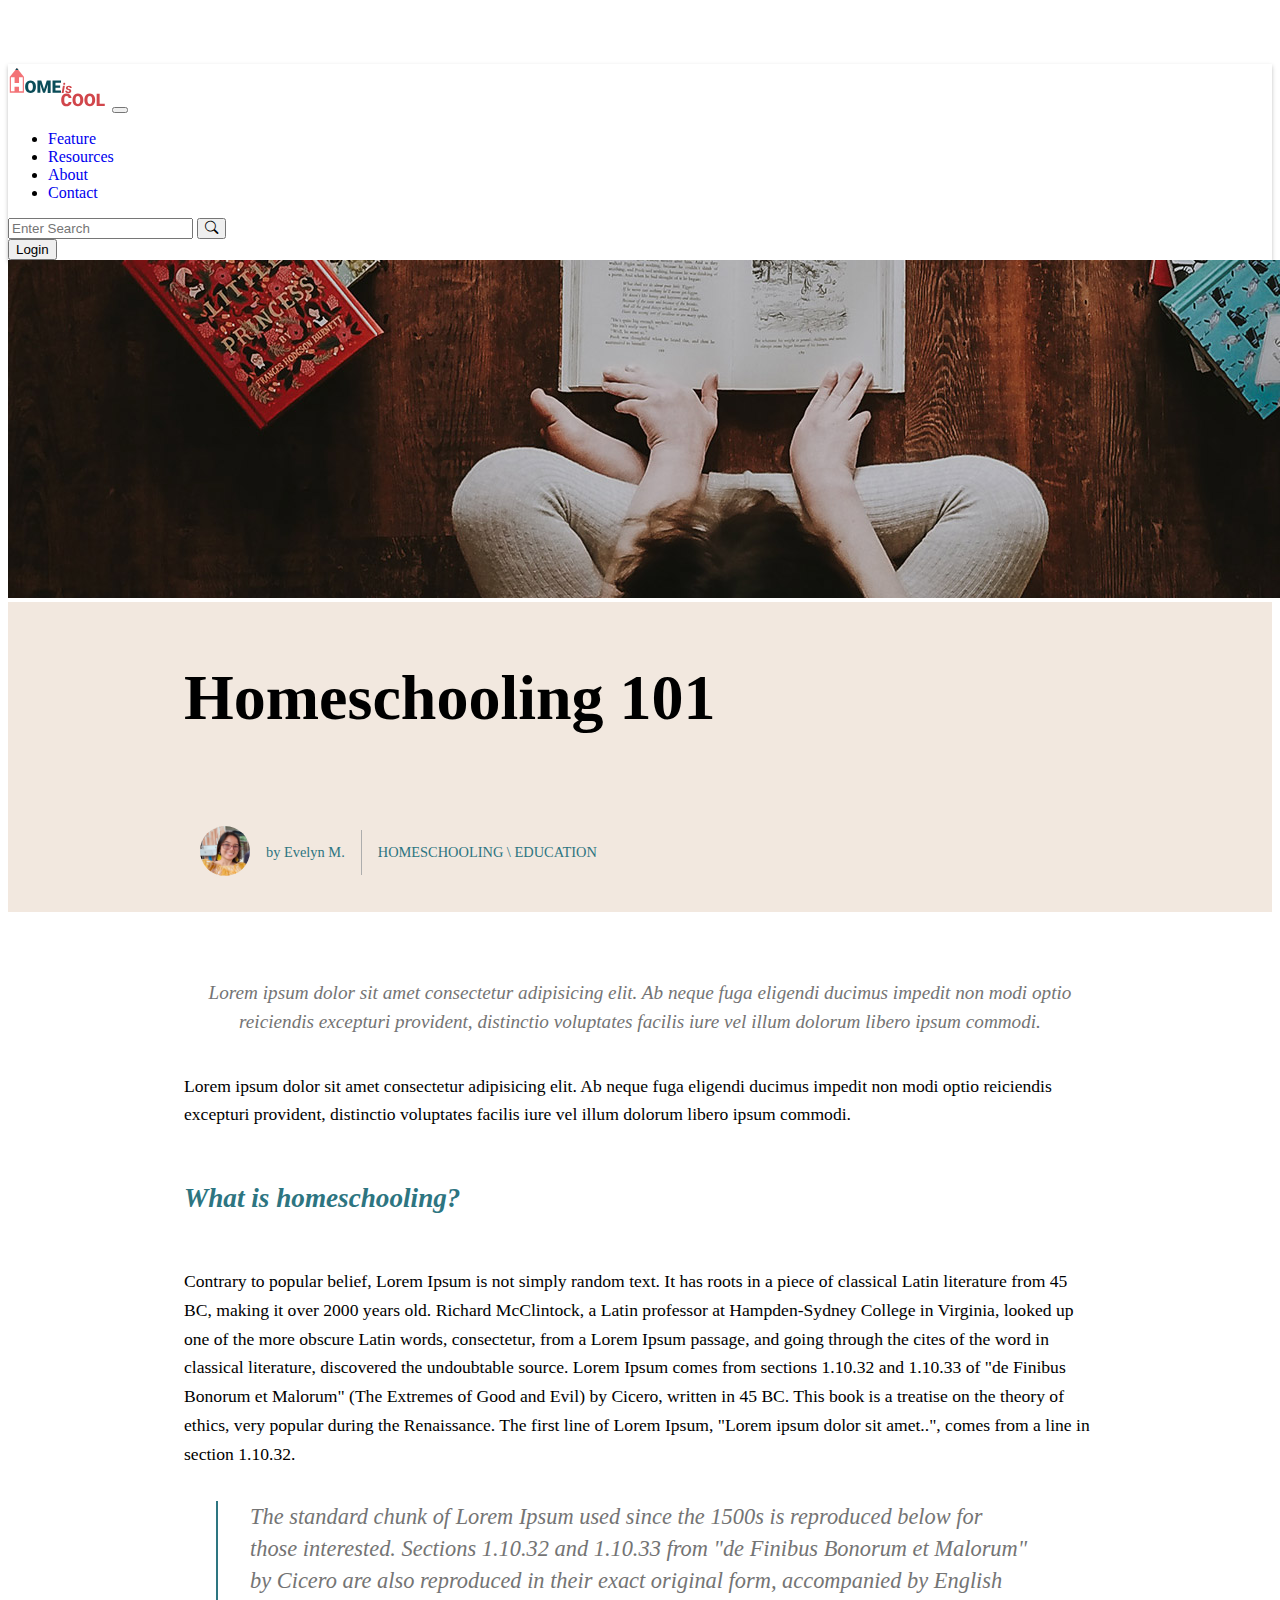
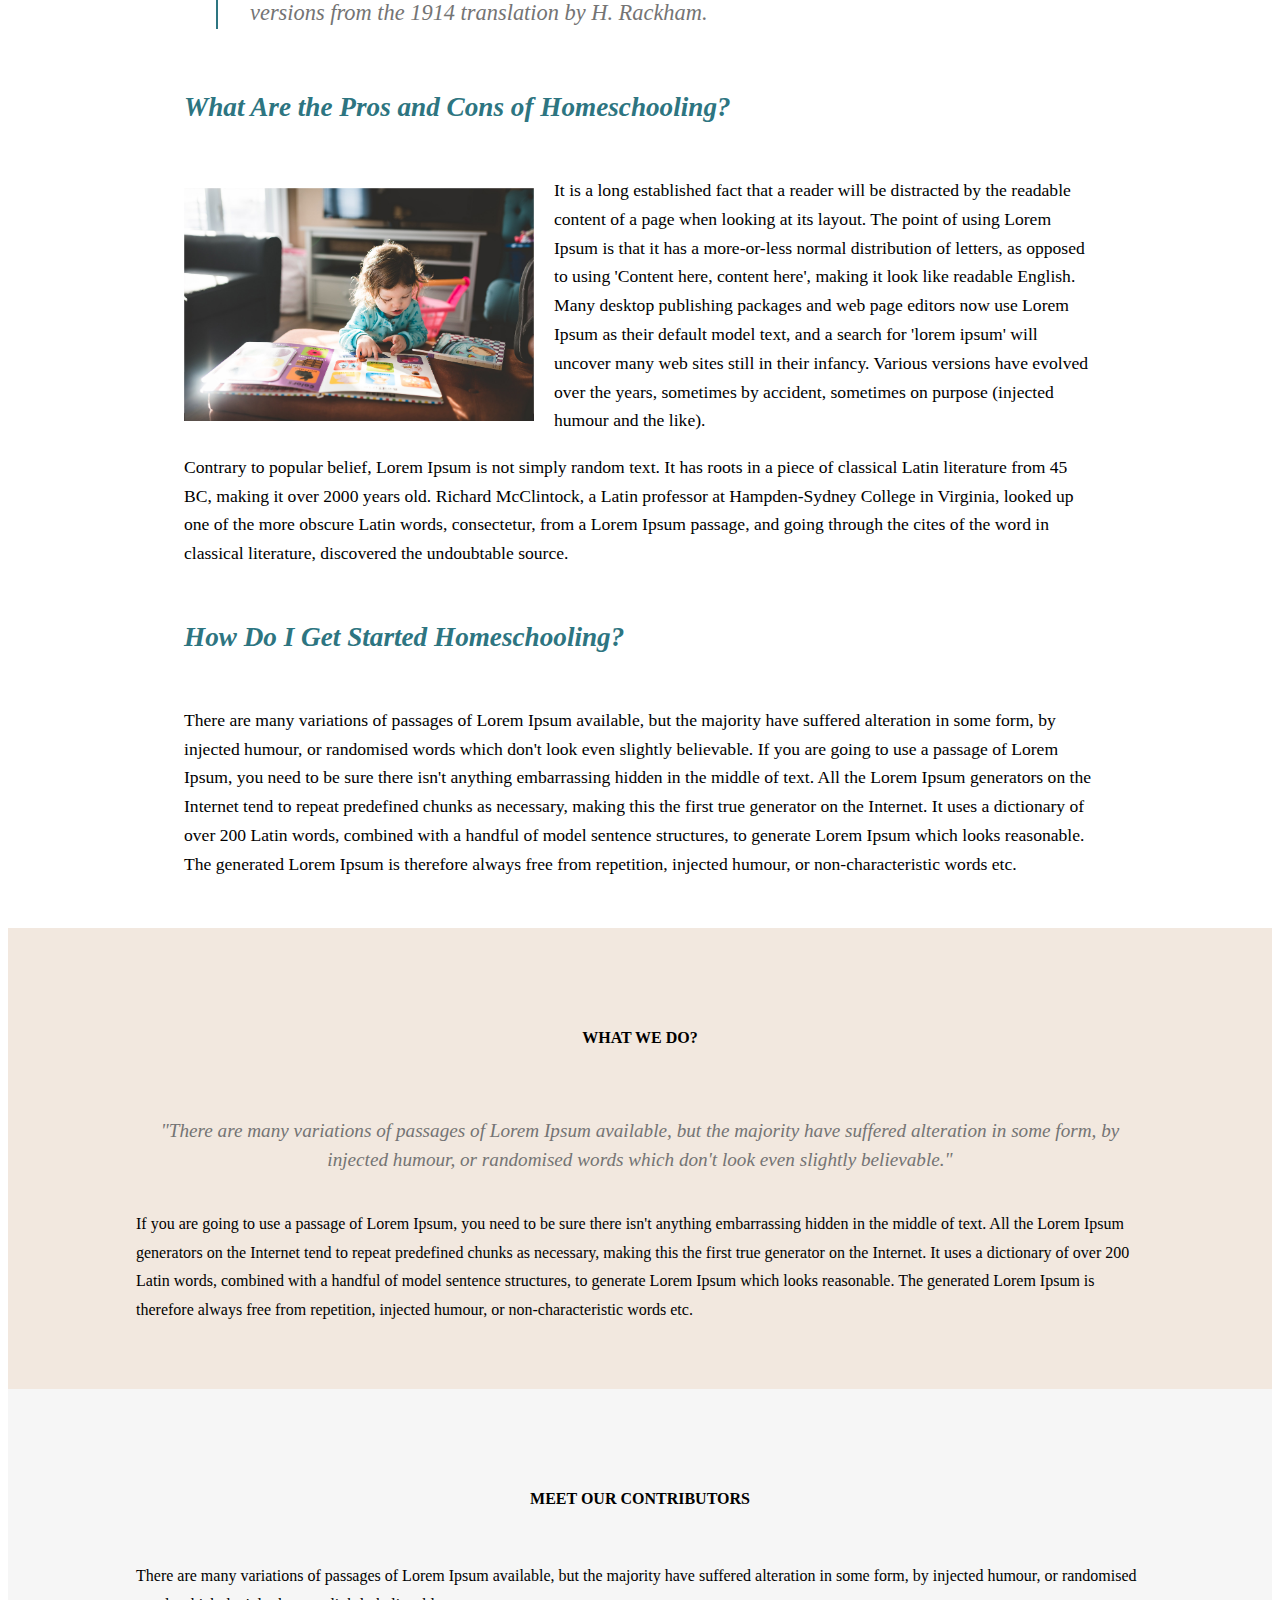
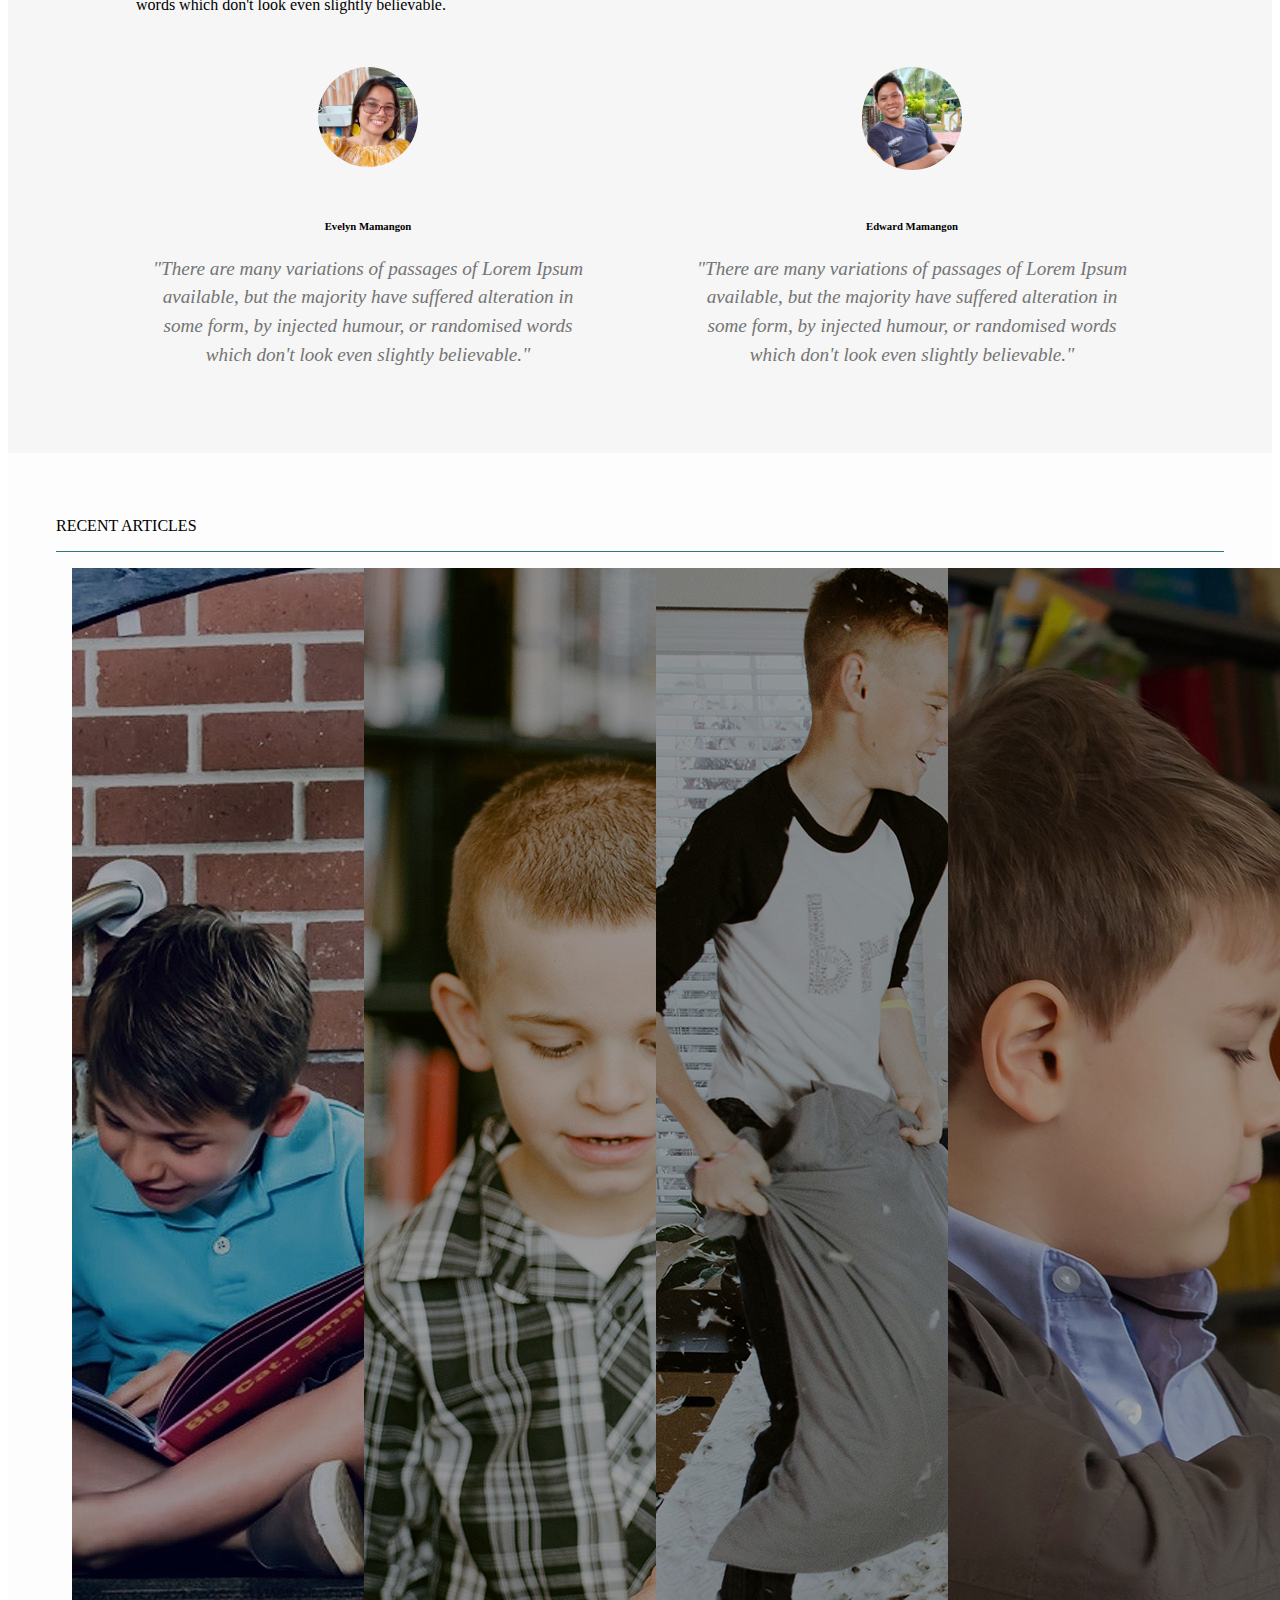
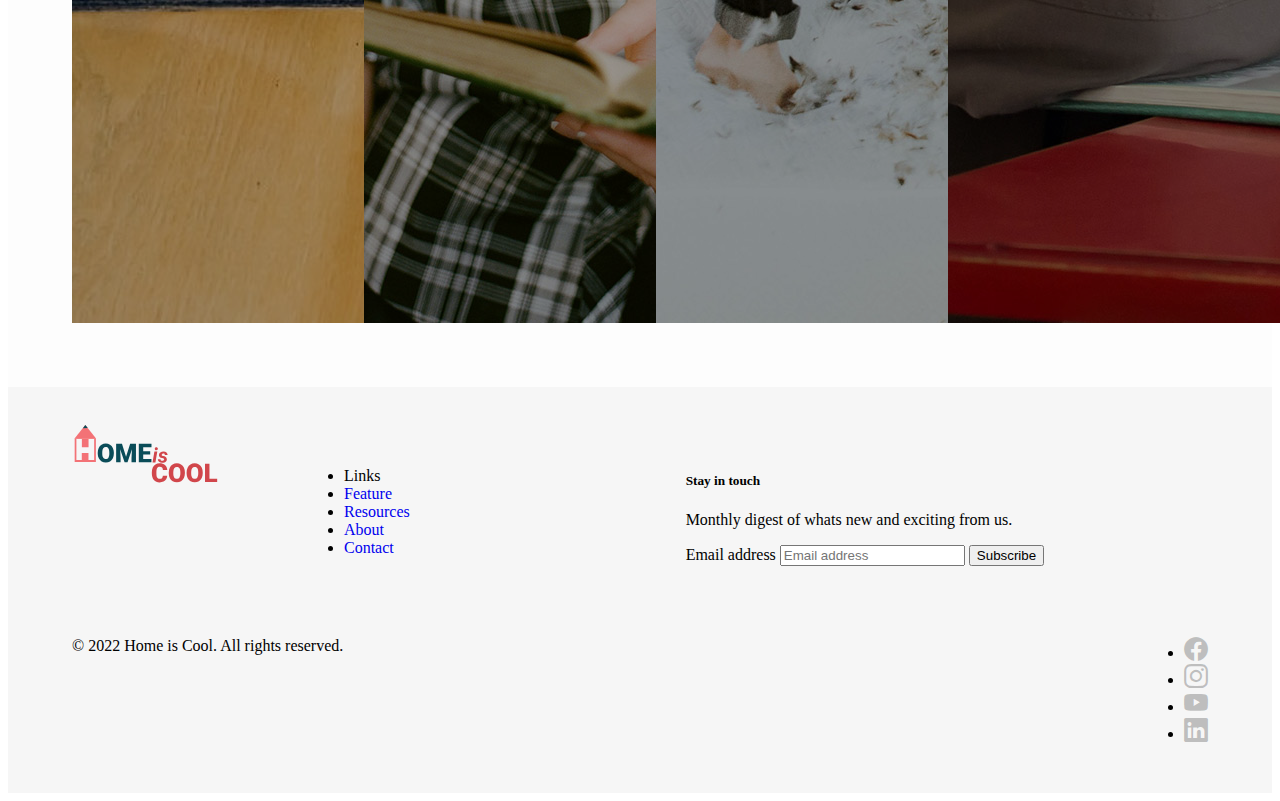
<file: about.html>
<!DOCTYPE html>
<html lang="en">
<head>
    <meta charset="UTF-8">
    <meta http-equiv="X-UA-Compatible" content="IE=edge">
    <meta name="viewport" content="width=device-width, initial-scale=1.0">
    <title>Play and Read | Home is Cool</title>
    <link href="https://cdn.jsdelivr.net/npm/bootstrap@5.1.3/dist/css/bootstrap.min.css" rel="stylesheet" integrity="sha384-1BmE4kWBq78iYhFldvKuhfTAU6auU8tT94WrHftjDbrCEXSU1oBoqyl2QvZ6jIW3" crossorigin="anonymous">
    <link rel="stylesheet" href="https://cdn.jsdelivr.net/npm/bootstrap-icons@1.3.0/font/bootstrap-icons.css">
    <link rel="stylesheet" href="css/feature-styles.css">
</head>
<body>
<!-- ------------------------------------------------------------------------ -->  
<!-- --------------------Main Navigation------------------------------------- -->
<nav class="navbar navbar-expand-lg fixed-top navbar-light bg-light" aria-label="Main navigation">
    <div class="container-fluid">
      <a class="navbar-brand"  href="index.html">
        <img class="img-fluid" src="images/homeiscool-logo.svg" width="100px" alt="logo"> 
      </a>
      <button class="navbar-toggler p-0 border-0" type="button" id="navbarSideCollapse" aria-label="Toggle navigation"> 
       <span class="navbar-toggler-icon"></span> 
      </button>
  
      <div class="navbar-collapse offcanvas-collapse justify-content-lg-end ps-5"  id="top-nav">
  
          <ul class="navbar-nav me-auto mb-2 mb-lg-0">
            <li class="nav-item">
              <a class="nav-link" href="feature.html">Feature</a>
            </li>
            <li class="nav-item">
              <a class="nav-link" href="resources.html">Resources</a>
            </li>
            <li class="nav-item">
              <a class="nav-link" href="about.html">About</a>
            </li>
            <li class="nav-item">
              <a class="nav-link" href="contact.html">Contact</a>
            </li>
          </ul>
         <!-- ----Search box and login button --------- -->
        <form class="d-flex">
          <input class="form-control" type="search" placeholder="Enter Search" aria-label="Search">
          <button class="btn btn-secondary" type="submit"><i class="bi-search"></i></button>
        </form>
        <button class="btn btn-outline-secondary m-2" type="submit">Login</button>
      </div>
    </div>
</nav>

<!-- ------------------------------------------------------------------------ -->  
<!-- --------------------Article Image------------------------------------- -->
<main>
  <div class="article-image">
    <img class="img-fluid" src="images/about-header.jpg" alt="Main article image">
  </div>

    <!-- ------------------------------------------------------------------------ -->  
    <!-- --------------------Article Header ------------------------------------- -->
  <div class="article-header-container">
    <div class="date">
      <div class="day">
        <p></p>
      </div>
      <div class="month">
        <p></p>
      </div>
    </div>

    <div class="article-header">
      <div class="article-title">
        <h1>Homeschooling 101</h1>
      </div>
      <div class="sub-header">
        <div class="author-profile">
          <img class="img-fluid" src="images/author-pic.jpg" width="100px" alt="">
        </div>
        <div class="author">
          <p>by Evelyn M.</p>
        </div>
        <div class="category">
          <p>HOMESCHOOLING \ EDUCATION</p>
        </div>
      </div>
    </div>
  </div>

  <!-- ------------------------------------------------------------------------ -->  
  <!-- --------------------Article Body ------------------------------------- -->
  <div class="article-body">
    <div class="left-col">    

    </div>
    <div class="center-col">
      <p class="lead">
          Lorem ipsum dolor sit amet consectetur adipisicing elit. 
          Ab neque fuga eligendi ducimus impedit non modi optio reiciendis excepturi 
          provident, distinctio voluptates facilis iure vel illum dolorum libero ipsum commodi.
      </p>
      <p>
          Lorem ipsum dolor sit amet consectetur adipisicing elit. 
          Ab neque fuga eligendi ducimus impedit non modi optio reiciendis excepturi 
          provident, distinctio voluptates facilis iure vel illum dolorum libero ipsum commodi.
      </p>
      <h2 class="sub-heading">What is homeschooling?</h2>
      
      <p>
          Contrary to popular belief, Lorem Ipsum is not simply random text. It has roots in a piece 
          of classical Latin literature from 45 BC, making it over 2000 years old. 
          Richard McClintock, a Latin professor at Hampden-Sydney College in Virginia, 
          looked up one of the more obscure Latin words, consectetur, from a Lorem Ipsum 
          passage, and going through the cites of the word in classical literature, discovered 
          the undoubtable source. Lorem Ipsum comes from sections 1.10.32 and 1.10.33 of 
          "de Finibus Bonorum et Malorum" (The Extremes of Good and Evil) by Cicero, written 
          in 45 BC. This book is a treatise on the theory of ethics, very popular during the 
          Renaissance. The first line of Lorem Ipsum, "Lorem ipsum dolor sit amet..", comes 
          from a line in section 1.10.32.
      </p>
      
      <p class="quote">
          The standard chunk of Lorem Ipsum used since the 1500s is reproduced below for 
          those interested. Sections 1.10.32 and 1.10.33 from "de Finibus Bonorum et Malorum" 
          by Cicero are also reproduced in their exact original form, accompanied by English 
          versions from the 1914 translation by H. Rackham.
      </p>

      <h2 class="sub-heading">What Are the Pros and Cons of Homeschooling?</h2>
      <img class="img-fluid" src="images/article-img-10.jpg" alt="child reading">
      <p>
          It is a long established fact that a reader will be distracted by the readable content 
          of a page when looking at its layout. The point of using Lorem Ipsum is that it has 
          a more-or-less normal distribution of letters, as opposed to using 'Content here, 
          content here', making it look like readable English. Many desktop publishing packages 
          and web page editors now use Lorem Ipsum as their default model text, and a search for 
          'lorem ipsum' will uncover many web sites still in their infancy. Various versions have 
          evolved over the years, sometimes by accident, sometimes on purpose (injected humour and the like).
      </p>
      <p>
          Contrary to popular belief, Lorem Ipsum is not simply random text. It has roots in a piece of classical Latin literature from 45 BC, making it over 2000 years old. Richard McClintock, a Latin professor at Hampden-Sydney College in Virginia, looked up one of the more obscure Latin words, consectetur, from a Lorem Ipsum passage, and going through the cites of the word in classical literature, discovered the undoubtable source.
      </p>
      <h2 class="sub-heading">How Do I Get Started Homeschooling?</h2>
      <p>
          There are many variations of passages of Lorem Ipsum available, but the majority have suffered alteration in some form, by injected humour, or randomised words which don't look even slightly believable. If you are going to use a passage of Lorem Ipsum, you need to be sure there isn't anything embarrassing hidden in the middle of text. All the Lorem Ipsum generators on the Internet tend to repeat predefined chunks as necessary, making this the first true generator on the Internet. It uses a dictionary of over 200 Latin words, combined with a handful of model sentence structures, to generate Lorem Ipsum which looks reasonable. The generated Lorem Ipsum is therefore always free from repetition, injected humour, or non-characteristic words etc.
      </p>
    </div>
    <div class="right-col">

    </div>
  </div>
  <div class="what">
    <h4 class="text-muted">WHAT WE DO?</h4>
    <p class="lead">
      "There are many variations of passages of Lorem Ipsum available, but the majority have suffered alteration in some form, by injected humour, or randomised words which don't look even slightly believable."
    </p>
    <p>
      If you are going to use a passage of Lorem Ipsum, you need to be sure there isn't anything embarrassing hidden in the middle of text. All the Lorem Ipsum generators on the Internet tend to repeat predefined chunks as necessary, making this the first true generator on the Internet. It uses a dictionary of over 200 Latin words, combined with a handful of model sentence structures, to generate Lorem Ipsum which looks reasonable. The generated Lorem Ipsum is therefore always free from repetition, injected humour, or non-characteristic words etc.
    </p>
  </div>

  <!-- ------------------Writers Section----------------------- -->
  <div class="who" style="background-color: #f6f6f6;">
    <h4 class="text-muted">MEET OUR CONTRIBUTORS</h4>
    <p>
      There are many variations of passages of Lorem Ipsum available, but the majority have suffered alteration in some form, by injected humour, or randomised words which don't look even slightly believable.
    </p>
    <div class="wrapper">
      <div class="r1">
        <div class="c1">
          <img src="images/author-pic.jpg" alt="profile">
        </div>
        <div class="c2">
          <h6>Evelyn Mamangon</h6>
        </div>
        <div class="c3">
          <p class="lead">
            "There are many variations of passages of Lorem Ipsum available, but the majority have suffered alteration in some form, by injected humour, or randomised words which don't look even slightly believable."
          </p>
        </div>
      </div>
      <div class="r2">
        <div class="c1">
          <img src="images/profile.jpg" alt="profile">
        </div>
        <div class="c2">
          <h6>Edward Mamangon</h6>
        </div>
        <div class="c3">
          <p class="lead">
            "There are many variations of passages of Lorem Ipsum available, but the majority have suffered alteration in some form, by injected humour, or randomised words which don't look even slightly believable."
          </p>
        </div>
      </div>
    </div>
  </div>

  <!-- ------------------------------------------------------------------------ -->  
  <!-- -------------------- More Articles section------------------------------- -->
  <div class="more-resources" style="background-color: #fdfdfd;">
    <p class="p-4 text-muted">RECENT ARTICLES </p>
    <div class="resources-wrapper">
      <div class="cont">
        <img class="img-fluid" src="images/article-img-1.jpg" alt="">
        <div class="overlay">
          <div class="overlay-text">
            <p>READING \ LITERACY</p>
            <h4>Want to Keep Kids Reading at Home?</h4>
          </div>
          <div class="overlay-link">
            <a href="">READ</a>
          </div>
        </div>
      </div>
      <div class="cont">
        <img class="img-fluid" src="images/article-img-2.jpg" alt="">
        <div class="overlay">
          <div class="overlay-text">
            <p>READING TIPS</p>
            <h4>Teaching Your Toddlers to Read</h4>
          </div>
          <div class="overlay-link">
            <a href="">READ</a>
          </div>
        </div>
      </div>
      <div class="cont">
        <img class="img-fluid" src="images/article-img-3.jpg" alt="">
        <div class="overlay">
          <div class="overlay-text">
            <p>INSPIRATIONAL</p>
            <h4>Success Story Article</h4>
          </div>
          <div class="overlay-link">
            <a href="">READ</a>
          </div>
        </div>
      </div>
      <div class="cont">
        <img class="img-fluid" src="images/article-img-4.jpg" alt="">
        <div class="overlay">
          <div class="overlay-text">
            <p>INSPIRATIONAL</p>
            <h4>Keeping Study Habits</h4>
          </div>
          <div class="overlay-link">
            <a href="">READ</a>
          </div>
        </div>
      </div>
    </div>
    <!-- -----------------end of Recent stories---------------------------- -->
</div>

</main>
<!-- ---------------------------------------------------------------------- -->
<!-- ----------------- Footer Section --------------------------------- -->
<footer class="footer-container">
  <div class="footer-top">
      <div class="footer-brand">
        <a class="nav-link" href="index.html">
          <img class="img-fluid" src="images/homeiscool-logo.svg" width="150px" alt="logo">
        </a>
      </div>

      <div class="footer-links">
          <ul class="nav flex-column">
            <li class="nav-item mb-2 fw-bold border-bottom text-muted">Links</li>
            <li class="nav-item mb-2"><a href="feature.html" class="nav-link p-0 text-muted">Feature</a></li>
            <li class="nav-item mb-2"><a href="resources.html" class="nav-link p-0 text-muted">Resources</a></li>
            <li class="nav-item mb-2"><a href="#" class="nav-link p-0 text-muted">About</a></li>
            <li class="nav-item mb-2"><a href="contact.html" class="nav-link p-0 text-muted">Contact</a></li>
          </ul>
      </div>

      <div class="right-col">
        <form>
          <h5 class="text-muted">Stay in touch</h5>
          <p>Monthly digest of whats new and exciting from us.</p>
          <div class="d-flex w-100 gap-2">
            <label for="newsletter1" class="visually-hidden">Email address</label>
            <input id="newsletter1" type="text" class="form-control" placeholder="Email address">
            <button class="btn btn-secondary" type="button">Subscribe</button>
          </div>
        </form>
      </div>

    </div>

    <div class="footer-bottom border-top">
      <div class="copy">
        <p class="text-muted">&copy; 2022 Home is Cool. All rights reserved.</p>
      </div>
      <div class="social">
        <ul class="list-unstyled d-flex">
          <li class="ms-3"><a class="link-dark" href="#"><i class="bi bi-facebook"></i></a></li>
          <li class="ms-3"><a class="link-dark" href="#"><i class="bi bi-instagram"></i></a></li>
          <li class="ms-3"><a class="link-dark" href="#"><i class="bi bi-youtube"></i></a></li>
          <li class="ms-3"><a class="link-dark" href="#"><i class="bi bi-linkedin"></i></a></li>
        </ul>
    </div>
    </div> 
</footer>
    
    <script src="https://cdn.jsdelivr.net/npm/bootstrap@5.1.3/dist/js/bootstrap.bundle.min.js" integrity="sha384-ka7Sk0Gln4gmtz2MlQnikT1wXgYsOg+OMhuP+IlRH9sENBO0LRn5q+8nbTov4+1p" crossorigin="anonymous"></script> 
    <script src="offcanvas.js"></script>
</body>
</html>
</file>
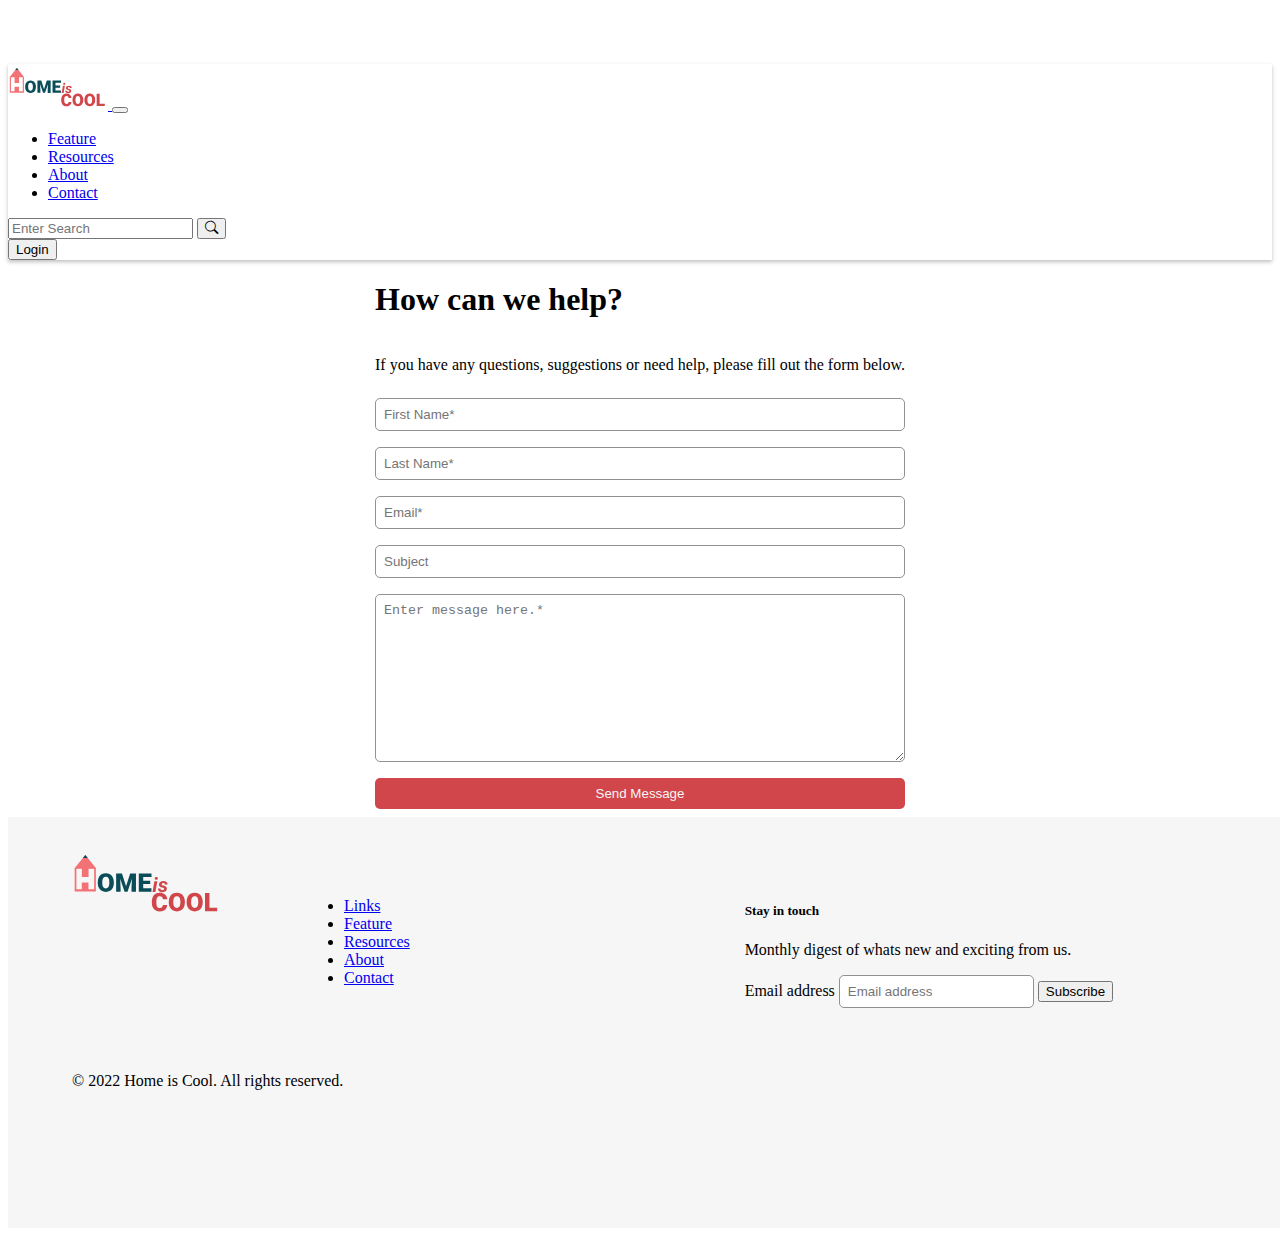
<file: contact.html>
<!DOCTYPE html>
<html lang="en">
<head>
    <meta charset="UTF-8">
    <meta http-equiv="X-UA-Compatible" content="IE=edge">
    <meta name="viewport" content="width=device-width, initial-scale=1.0">
    <title>Contact Us | Home is Cool</title>
    <link href="https://cdn.jsdelivr.net/npm/bootstrap@5.1.3/dist/css/bootstrap.min.css" rel="stylesheet" integrity="sha384-1BmE4kWBq78iYhFldvKuhfTAU6auU8tT94WrHftjDbrCEXSU1oBoqyl2QvZ6jIW3" crossorigin="anonymous">
    <link rel="stylesheet" href="https://cdn.jsdelivr.net/npm/bootstrap-icons@1.3.0/font/bootstrap-icons.css">
    <link rel="stylesheet" href="css/contact-styles.css">
</head>
<body>
    <!-- ---------------Navigation------------------------------ -->
    <nav class="navbar navbar-expand-lg fixed-top navbar-light bg-light" aria-label="Main navigation">
        <div class="container-fluid">
          <a class="navbar-brand"  href="index.html">
            <img class="img-fluid" src="images/homeiscool-logo.svg" width="100px" alt="logo"> 
          </a>
          <button class="navbar-toggler p-0 border-0" type="button" id="navbarSideCollapse" aria-label="Toggle navigation"> 
           <span class="navbar-toggler-icon"></span> 
          </button>
      
          <div class="navbar-collapse offcanvas-collapse justify-content-lg-end ps-5"  id="top-nav">
      
              <ul class="navbar-nav me-auto mb-2 mb-lg-0">
                <li class="nav-item">
                  <a class="nav-link" aria-current="page" href="feature.html">Feature</a>
                </li>
                <li class="nav-item">
                  <a class="nav-link" href="resources.html">Resources</a>
                </li>
                <li class="nav-item">
                  <a class="nav-link" href="about.html">About</a>
                </li>
                <li class="nav-item">
                  <a class="nav-link" href="#">Contact</a>
                </li>
              </ul>
             <!-- ----Search box and login button --------- -->
            <form class="d-flex">
              <input class="form-control" type="search" placeholder="Enter Search" aria-label="Search">
              <button class="btn btn-secondary" type="submit"><i class="bi-search"></i></button>
            </form>
            <button class="btn btn-outline-secondary m-2" type="submit">Login</button>
          </div>
        </div>
    </nav>
    
    <!-- ---------------------------------------------------------------------- -->
    <!-- ---------------------Main Section------------------------------------  -->
    <main>
        <div class="form-container p-5">
            <h1>How can we help?</h3>
            <p>If you have any questions, suggestions or need help, please fill out the form below.</p>
            <form action="">
              <div class="form-wrapper">
                <div class="input-margin">
                  <input type="text" name="fname" 
                  placeholder="First Name*" required>
                </div>
                <div class="input-margin">
                  <input type="text" name="lname" placeholder="Last Name*" required>
                </div>
                <div class="input-margin">
                  <input type="email" name="email" placeholder="Email*" required>
                </div>
                <div class="input-margin">
                  <input type="text" name="subject" placeholder="Subject">
                </div>
                <div class="input-margin">
                  <textarea name="message" id="" cols="50" rows="10" placeholder="Enter message here.*" resize="none" required></textarea>
                </div>
                <div class="input-margin">
                  <input class="btn-send" type="submit" name="submit" value="Send Message">
                </div>
              </div>
            </form>
        </div>
    </main>
    

    <!-- ----------------- Footer Section --------------------------------- -->
    <footer class="footer-container">
        <div class="footer-top">
            <div class="footer-brand">
            <a class="nav-link" href="index.html">
                <img class="img-fluid" src="images/homeiscool-logo.svg" width="150px" alt="logo">
            </a>
            </div>
    
            <div class="footer-links">
                <ul class="nav flex-column">
                <li class="nav-item mb-2 fw-bold border-bottom"><a href="#" class="nav-link p-0 text-muted">Links</a></li>
                <li class="nav-item mb-2"><a href="feature.html" class="nav-link p-0 text-muted">Feature</a></li>
                <li class="nav-item mb-2"><a href="resources.html" class="nav-link p-0 text-muted">Resources</a></li>
                <li class="nav-item mb-2"><a href="about.html" class="nav-link p-0 text-muted">About</a></li>
                <li class="nav-item mb-2"><a href="#" class="nav-link p-0 text-muted">Contact</a></li>
                </ul>
            </div>
    
            <div class="right-col">
            <form>
                <h5 class="text-muted">Stay in touch</h5>
                <p class="text-muted">Monthly digest of whats new and exciting from us.</p>
                <div class="d-flex w-100 gap-2">
                <label for="newsletter1" class="visually-hidden">Email address</label>
                <input id="newsletter1" type="text" class="form-control" placeholder="Email address">
                <button class="btn btn-secondary" type="button">Subscribe</button>
                </div>
            </form>
            </div>
    
        </div>
    
        <div class="footer-bottom border-top">
            <div class="copy text-muted">
            <p>&copy; 2022 Home is Cool. All rights reserved.</p>
            </div>
            <div class="social">
            <ul class="list-unstyled d-flex">
                <li class="ms-3"><a class="link-dark" href="#"><i class="bi bi-facebook"></i></a></li>
                <li class="ms-3"><a class="link-dark" href="#"><i class="bi bi-instagram"></i></a></li>
                <li class="ms-3"><a class="link-dark" href="#"><i class="bi bi-youtube"></i></a></li>
                <li class="ms-3"><a class="link-dark" href="#"><i class="bi bi-linkedin"></i></a></li>
            </ul>
        </div>
        </div> 
    </footer>
    

    <script src="https://cdn.jsdelivr.net/npm/bootstrap@5.1.3/dist/js/bootstrap.bundle.min.js" integrity="sha384-ka7Sk0Gln4gmtz2MlQnikT1wXgYsOg+OMhuP+IlRH9sENBO0LRn5q+8nbTov4+1p" crossorigin="anonymous"></script> 
    <script src="offcanvas.js"></script>
</body>
</html>
</file>
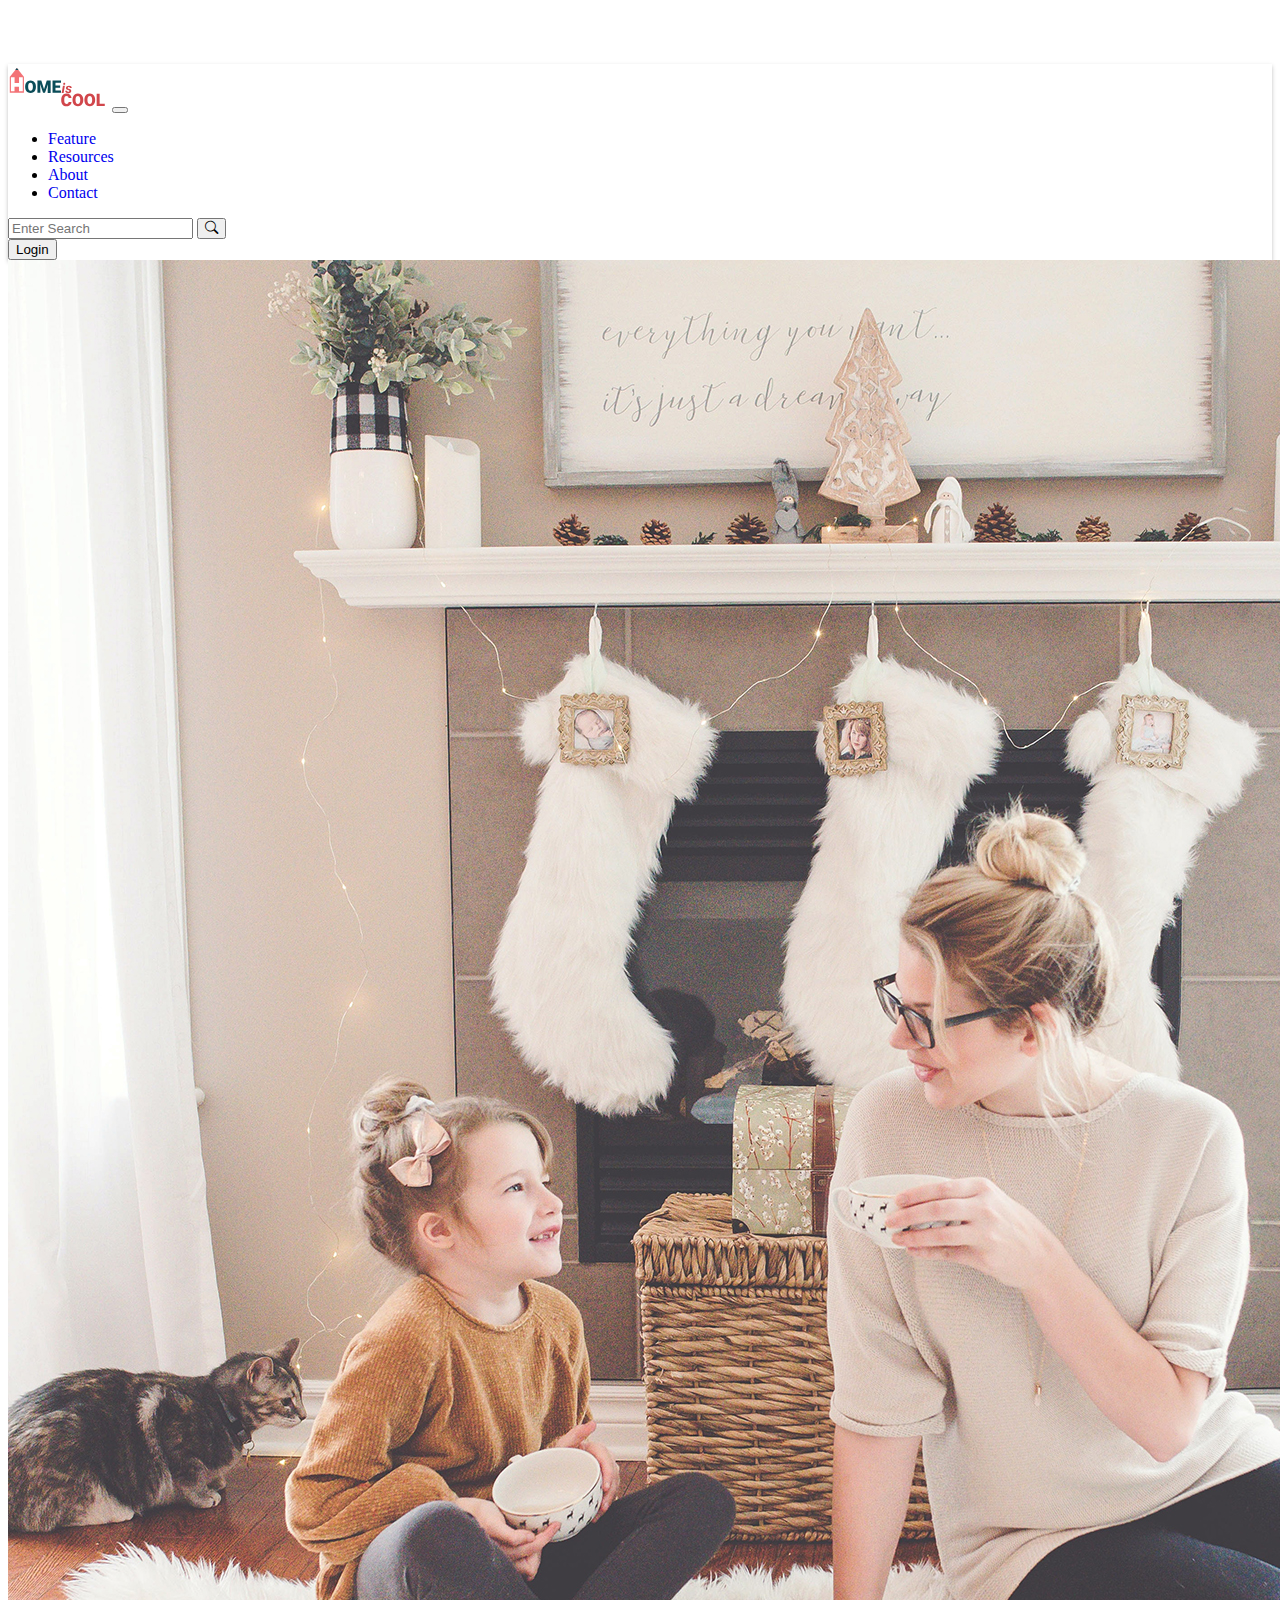
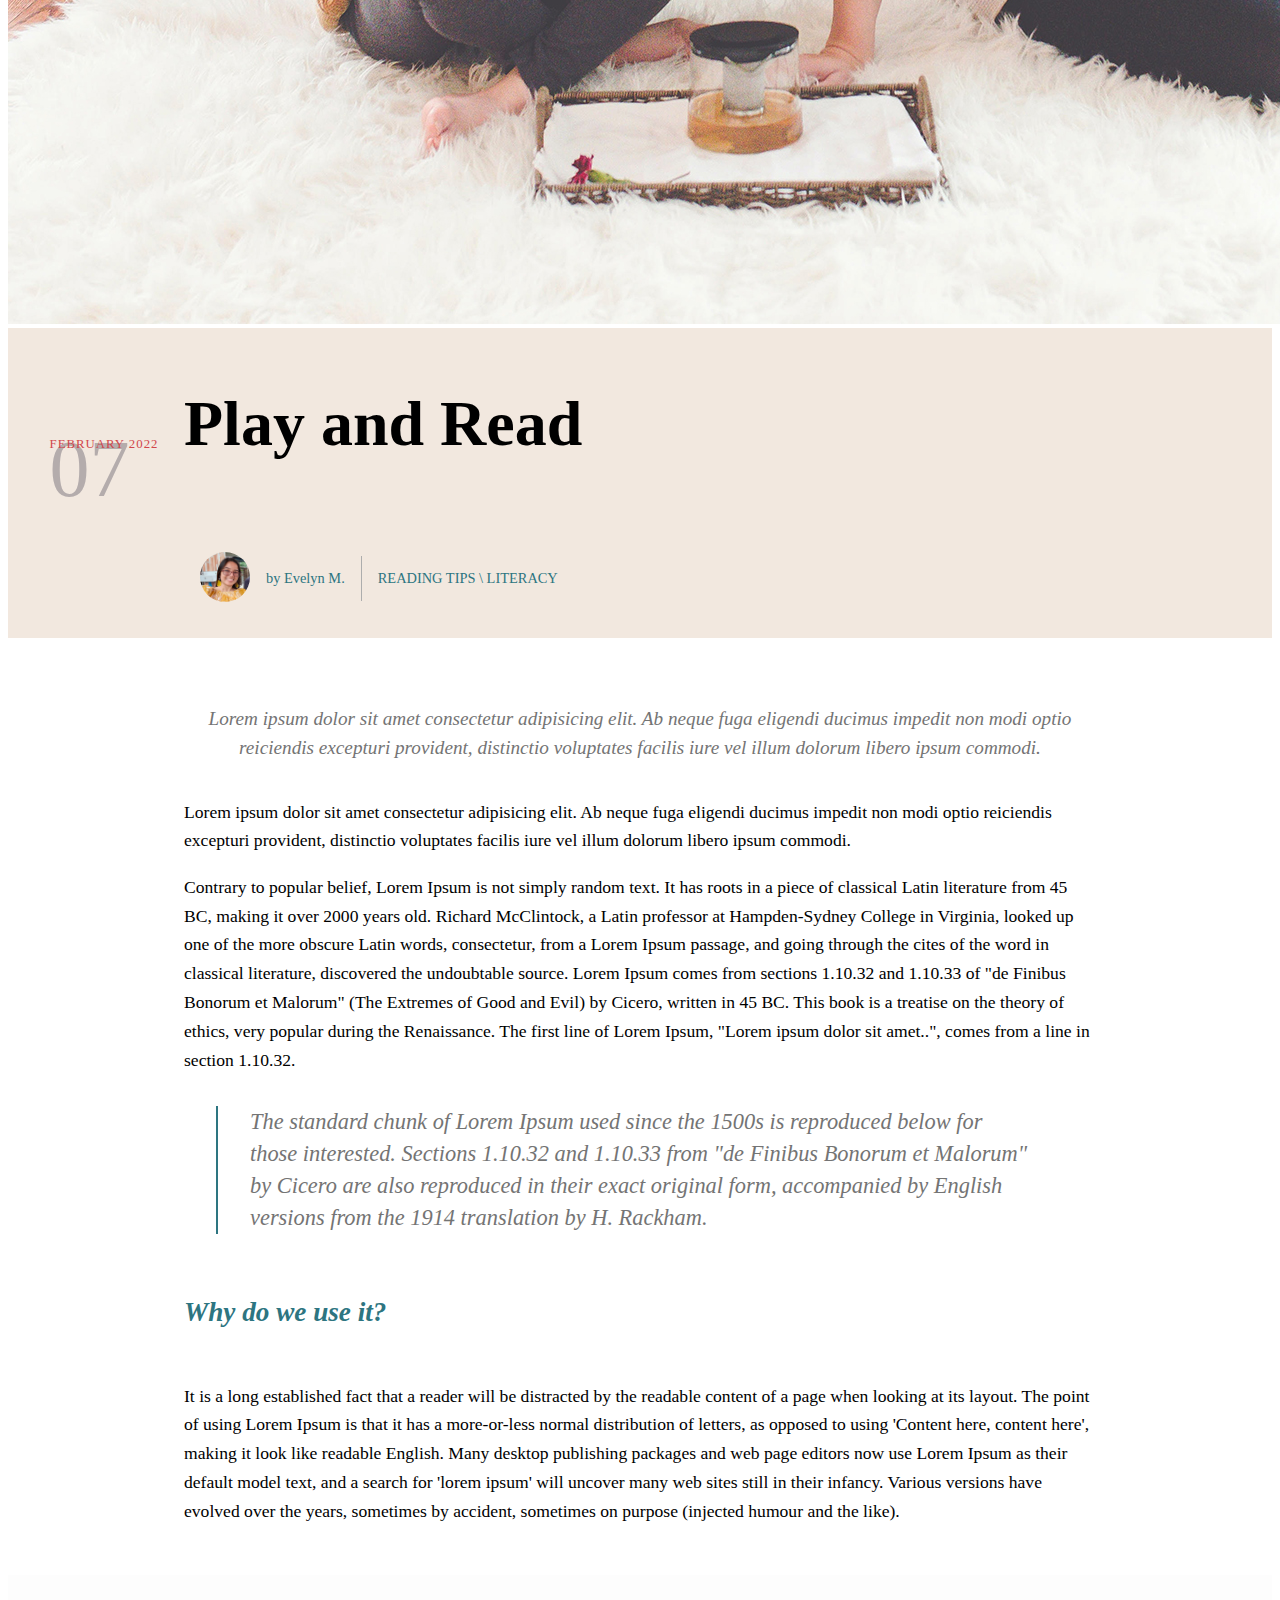
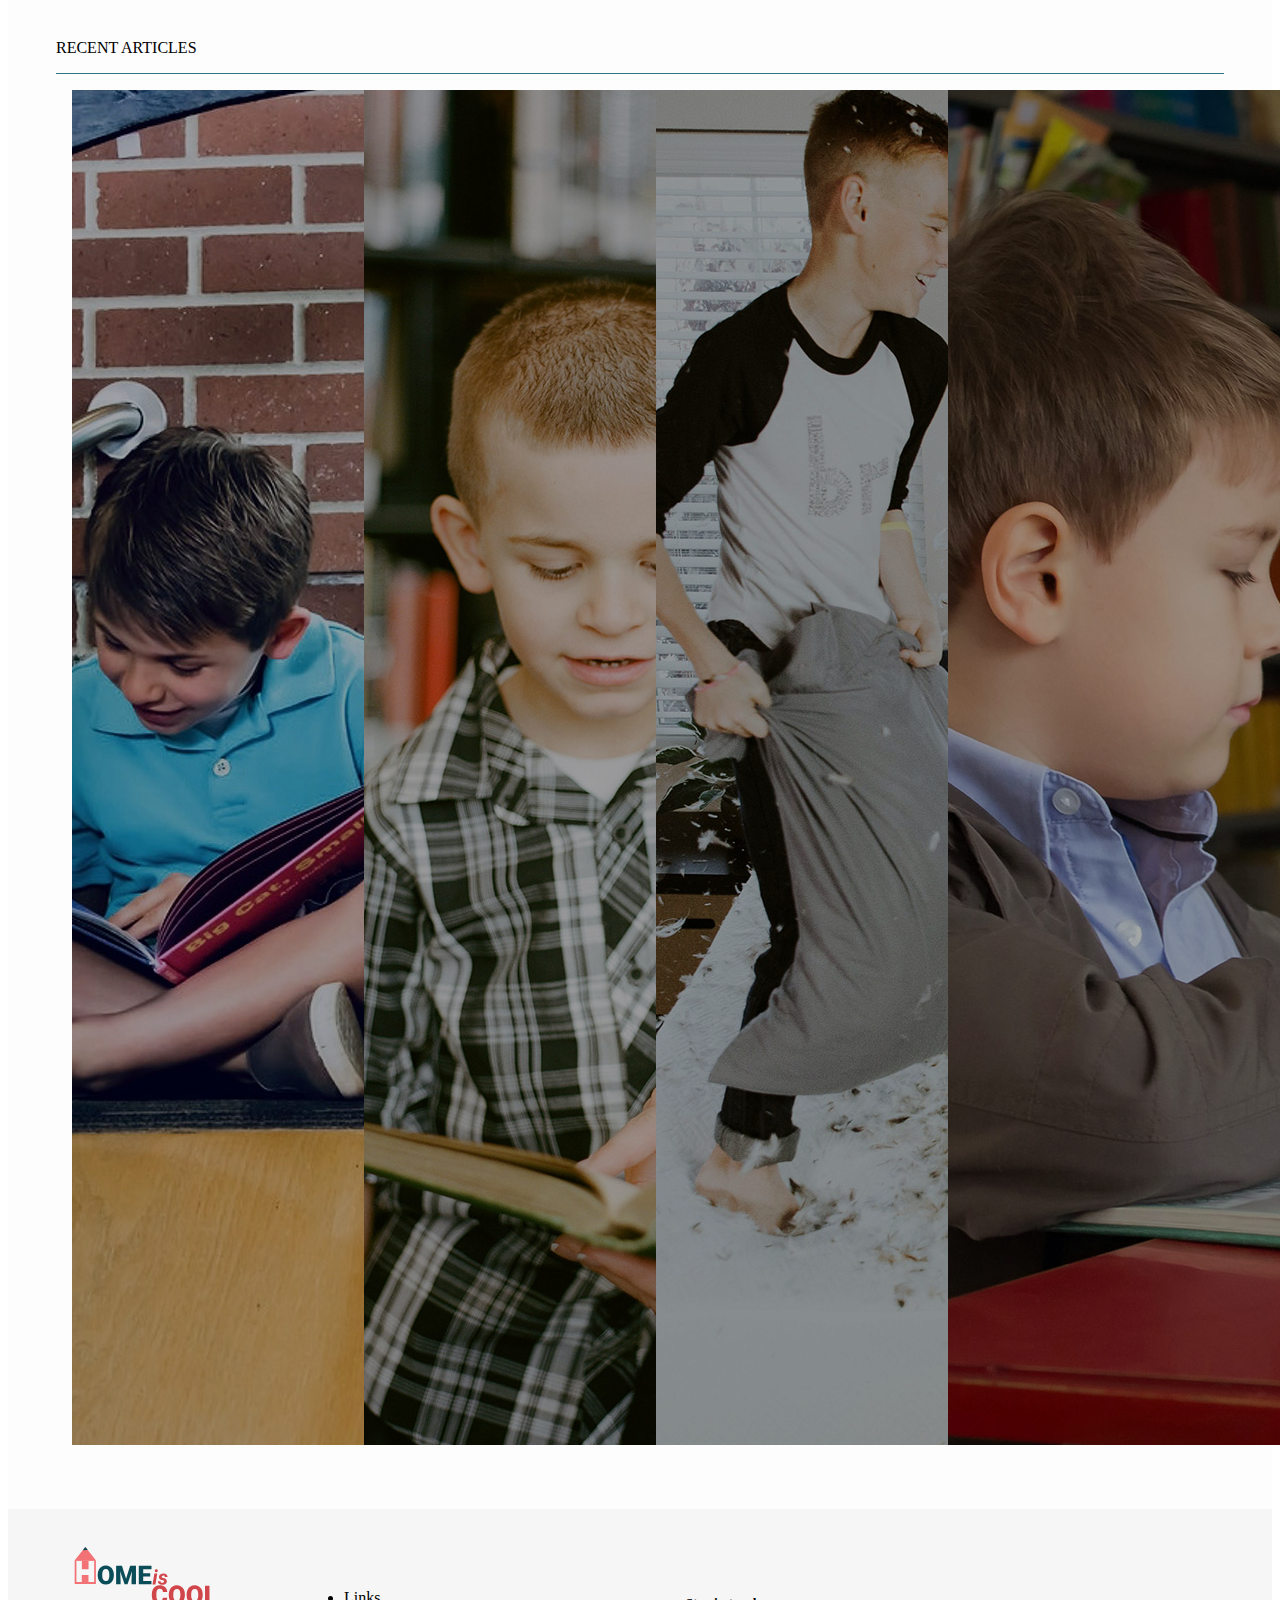
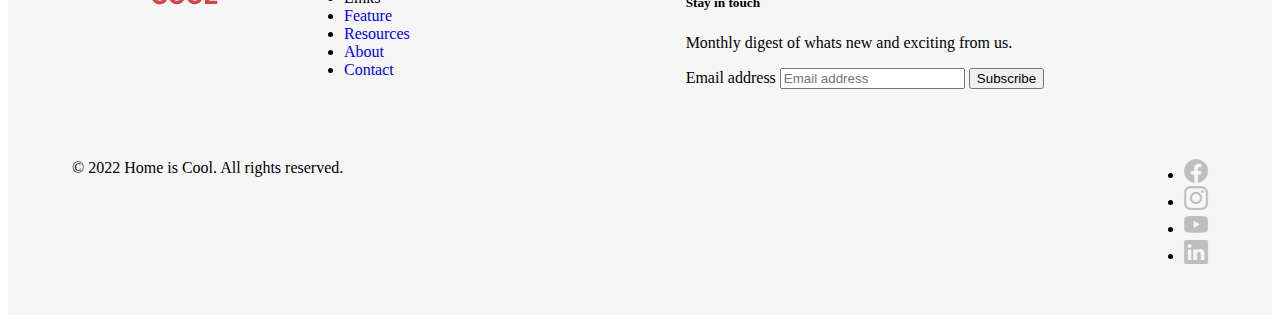
<file: feature-article-1.html>
<!DOCTYPE html>
<html lang="en">
<head>
    <meta charset="UTF-8">
    <meta http-equiv="X-UA-Compatible" content="IE=edge">
    <meta name="viewport" content="width=device-width, initial-scale=1.0">
    <title>Play and Read | Home is Cool</title>
    <link href="https://cdn.jsdelivr.net/npm/bootstrap@5.1.3/dist/css/bootstrap.min.css" rel="stylesheet" integrity="sha384-1BmE4kWBq78iYhFldvKuhfTAU6auU8tT94WrHftjDbrCEXSU1oBoqyl2QvZ6jIW3" crossorigin="anonymous">
    <link rel="stylesheet" href="https://cdn.jsdelivr.net/npm/bootstrap-icons@1.3.0/font/bootstrap-icons.css">
    <link rel="stylesheet" href="css/feature-styles.css">
</head>
<body>
<!-- ------------------------------------------------------------------------ -->  
<!-- --------------------Main Navigation------------------------------------- -->
<nav class="navbar navbar-expand-lg fixed-top navbar-light bg-light" aria-label="Main navigation">
    <div class="container-fluid">
      <a class="navbar-brand"  href="index.html">
        <img class="img-fluid" src="images/homeiscool-logo.svg" width="100px" alt="logo"> 
      </a>
      <button class="navbar-toggler p-0 border-0" type="button" id="navbarSideCollapse" aria-label="Toggle navigation"> 
       <span class="navbar-toggler-icon"></span> 
      </button>
  
      <div class="navbar-collapse offcanvas-collapse justify-content-lg-end ps-5"  id="top-nav">
  
          <ul class="navbar-nav me-auto mb-2 mb-lg-0">
            <li class="nav-item">
              <a class="nav-link" href="feature.html">Feature</a>
            </li>
            <li class="nav-item">
              <a class="nav-link" href="resources.html">Resources</a>
            </li>
            <li class="nav-item">
              <a class="nav-link" href="about.html">About</a>
            </li>
            <li class="nav-item">
              <a class="nav-link" href="contact.html">Contact</a>
            </li>
          </ul>
         <!-- ----Search box and login button --------- -->
        <form class="d-flex">
          <input class="form-control" type="search" placeholder="Enter Search" aria-label="Search">
          <button class="btn btn-secondary" type="submit"><i class="bi-search"></i></button>
        </form>
        <button class="btn btn-outline-secondary m-2" type="submit">Login</button>
      </div>
    </div>
</nav>

<!-- ------------------------------------------------------------------------ -->  
<!-- --------------------Article Image------------------------------------- -->
<main>
  <div class="article-image">
    <img class="img-fluid" src="images/main-article-image.jpg" alt="Main article image">
  </div>

    <!-- ------------------------------------------------------------------------ -->  
    <!-- --------------------Article Header ------------------------------------- -->
  <div class="article-header-container">
    <div class="date">
      <div class="day">
        <p>07</p>
      </div>
      <div class="month">
        <p>FEBRUARY 2022</p>
      </div>
    </div>

    <div class="article-header">
      <div class="article-title">
        <h1>Play and Read</h1>
      </div>
      <div class="sub-header">
        <div class="author-profile">
          <img class="img-fluid" src="images/author-pic.jpg" width="100px" alt="">
        </div>
        <div class="author">
          <p>by Evelyn M.</p>
        </div>
        <div class="category">
          <p>READING TIPS \ LITERACY</p>
        </div>
      </div>
    </div>
  </div>

  <!-- ------------------------------------------------------------------------ -->  
  <!-- --------------------Article Body ------------------------------------- -->
  <div class="article-body">
    <div class="left-col">    

    </div>
    <div class="center-col">
      <p class="lead">
          Lorem ipsum dolor sit amet consectetur adipisicing elit. 
          Ab neque fuga eligendi ducimus impedit non modi optio reiciendis excepturi 
          provident, distinctio voluptates facilis iure vel illum dolorum libero ipsum commodi.
      </p>
      <p>
          Lorem ipsum dolor sit amet consectetur adipisicing elit. 
          Ab neque fuga eligendi ducimus impedit non modi optio reiciendis excepturi 
          provident, distinctio voluptates facilis iure vel illum dolorum libero ipsum commodi.
      </p>
      <p>
          Contrary to popular belief, Lorem Ipsum is not simply random text. It has roots in a piece 
          of classical Latin literature from 45 BC, making it over 2000 years old. 
          Richard McClintock, a Latin professor at Hampden-Sydney College in Virginia, 
          looked up one of the more obscure Latin words, consectetur, from a Lorem Ipsum 
          passage, and going through the cites of the word in classical literature, discovered 
          the undoubtable source. Lorem Ipsum comes from sections 1.10.32 and 1.10.33 of 
          "de Finibus Bonorum et Malorum" (The Extremes of Good and Evil) by Cicero, written 
          in 45 BC. This book is a treatise on the theory of ethics, very popular during the 
          Renaissance. The first line of Lorem Ipsum, "Lorem ipsum dolor sit amet..", comes 
          from a line in section 1.10.32.
      </p>
      <p class="quote">
          The standard chunk of Lorem Ipsum used since the 1500s is reproduced below for 
          those interested. Sections 1.10.32 and 1.10.33 from "de Finibus Bonorum et Malorum" 
          by Cicero are also reproduced in their exact original form, accompanied by English 
          versions from the 1914 translation by H. Rackham.
      </p>

      <h2 class="sub-heading">Why do we use it?</h2>
      <p>
          It is a long established fact that a reader will be distracted by the readable content 
          of a page when looking at its layout. The point of using Lorem Ipsum is that it has 
          a more-or-less normal distribution of letters, as opposed to using 'Content here, 
          content here', making it look like readable English. Many desktop publishing packages 
          and web page editors now use Lorem Ipsum as their default model text, and a search for 
          'lorem ipsum' will uncover many web sites still in their infancy. Various versions have 
          evolved over the years, sometimes by accident, sometimes on purpose (injected humour and the like).
      </p>
    </div>
    <div class="right-col">

    </div>
  </div>

  <!-- ------------------------------------------------------------------------ -->  
  <!-- -------------------- More Articles section------------------------------- -->
  <div class="more-resources" style="background-color: #fdfdfd;">
    <p class="p-4 text-muted">RECENT ARTICLES </p>
    <div class="resources-wrapper">
      <div class="cont">
        <img class="img-fluid" src="images/article-img-1.jpg" alt="">
        <div class="overlay">
          <div class="overlay-text">
            <p>READING \ LITERACY</p>
            <h4>Want to Keep Kids Reading at Home?</h4>
          </div>
          <div class="overlay-link">
            <a href="">READ</a>
          </div>
        </div>
      </div>
      <div class="cont">
        <img class="img-fluid" src="images/article-img-2.jpg" alt="">
        <div class="overlay">
          <div class="overlay-text">
            <p>READING TIPS</p>
            <h4>Teaching Your Toddlers to Read</h4>
          </div>
          <div class="overlay-link">
            <a href="">READ</a>
          </div>
        </div>
      </div>
      <div class="cont">
        <img class="img-fluid" src="images/article-img-3.jpg" alt="">
        <div class="overlay">
          <div class="overlay-text">
            <p>INSPIRATIONAL</p>
            <h4>Success Story Article</h4>
          </div>
          <div class="overlay-link">
            <a href="">READ</a>
          </div>
        </div>
      </div>
      <div class="cont">
        <img class="img-fluid" src="images/article-img-4.jpg" alt="">
        <div class="overlay">
          <div class="overlay-text">
            <p>INSPIRATIONAL</p>
            <h4>Keeping Study Habits</h4>
          </div>
          <div class="overlay-link">
            <a href="">READ</a>
          </div>
        </div>
      </div>
    </div>
    <!-- -----------------end of Recent stories---------------------------- -->
</div>

</main>
<!-- ---------------------------------------------------------------------- -->
<!-- ----------------- Footer Section --------------------------------- -->
<footer class="footer-container">
  <div class="footer-top">
      <div class="footer-brand">
        <a class="nav-link" href="index.html">
          <img class="img-fluid" src="images/homeiscool-logo.svg" width="150px" alt="logo">
        </a>
      </div>

      <div class="footer-links">
          <ul class="nav flex-column">
            <li class="nav-item mb-2 fw-bold border-bottom text-muted">Links</li>
            <li class="nav-item mb-2"><a href="feature.html" class="nav-link p-0 text-muted">Feature</a></li>
            <li class="nav-item mb-2"><a href="resources.html" class="nav-link p-0 text-muted">Resources</a></li>
            <li class="nav-item mb-2"><a href="about.html" class="nav-link p-0 text-muted">About</a></li>
            <li class="nav-item mb-2"><a href="contact.html" class="nav-link p-0 text-muted">Contact</a></li>
          </ul>
      </div>

      <div class="right-col">
        <form>
          <h5 class="text-muted">Stay in touch</h5>
          <p>Monthly digest of whats new and exciting from us.</p>
          <div class="d-flex w-100 gap-2">
            <label for="newsletter1" class="visually-hidden">Email address</label>
            <input id="newsletter1" type="text" class="form-control" placeholder="Email address">
            <button class="btn btn-secondary" type="button">Subscribe</button>
          </div>
        </form>
      </div>

    </div>

    <div class="footer-bottom border-top">
      <div class="copy">
        <p class="text-muted">&copy; 2022 Home is Cool. All rights reserved.</p>
      </div>
      <div class="social">
        <ul class="list-unstyled d-flex">
          <li class="ms-3"><a class="link-dark" href="#"><i class="bi bi-facebook"></i></a></li>
          <li class="ms-3"><a class="link-dark" href="#"><i class="bi bi-instagram"></i></a></li>
          <li class="ms-3"><a class="link-dark" href="#"><i class="bi bi-youtube"></i></a></li>
          <li class="ms-3"><a class="link-dark" href="#"><i class="bi bi-linkedin"></i></a></li>
        </ul>
    </div>
    </div> 
</footer>
    
    <script src="https://cdn.jsdelivr.net/npm/bootstrap@5.1.3/dist/js/bootstrap.bundle.min.js" integrity="sha384-ka7Sk0Gln4gmtz2MlQnikT1wXgYsOg+OMhuP+IlRH9sENBO0LRn5q+8nbTov4+1p" crossorigin="anonymous"></script> 
    <script src="offcanvas.js"></script>
</body>
</html>
</file>
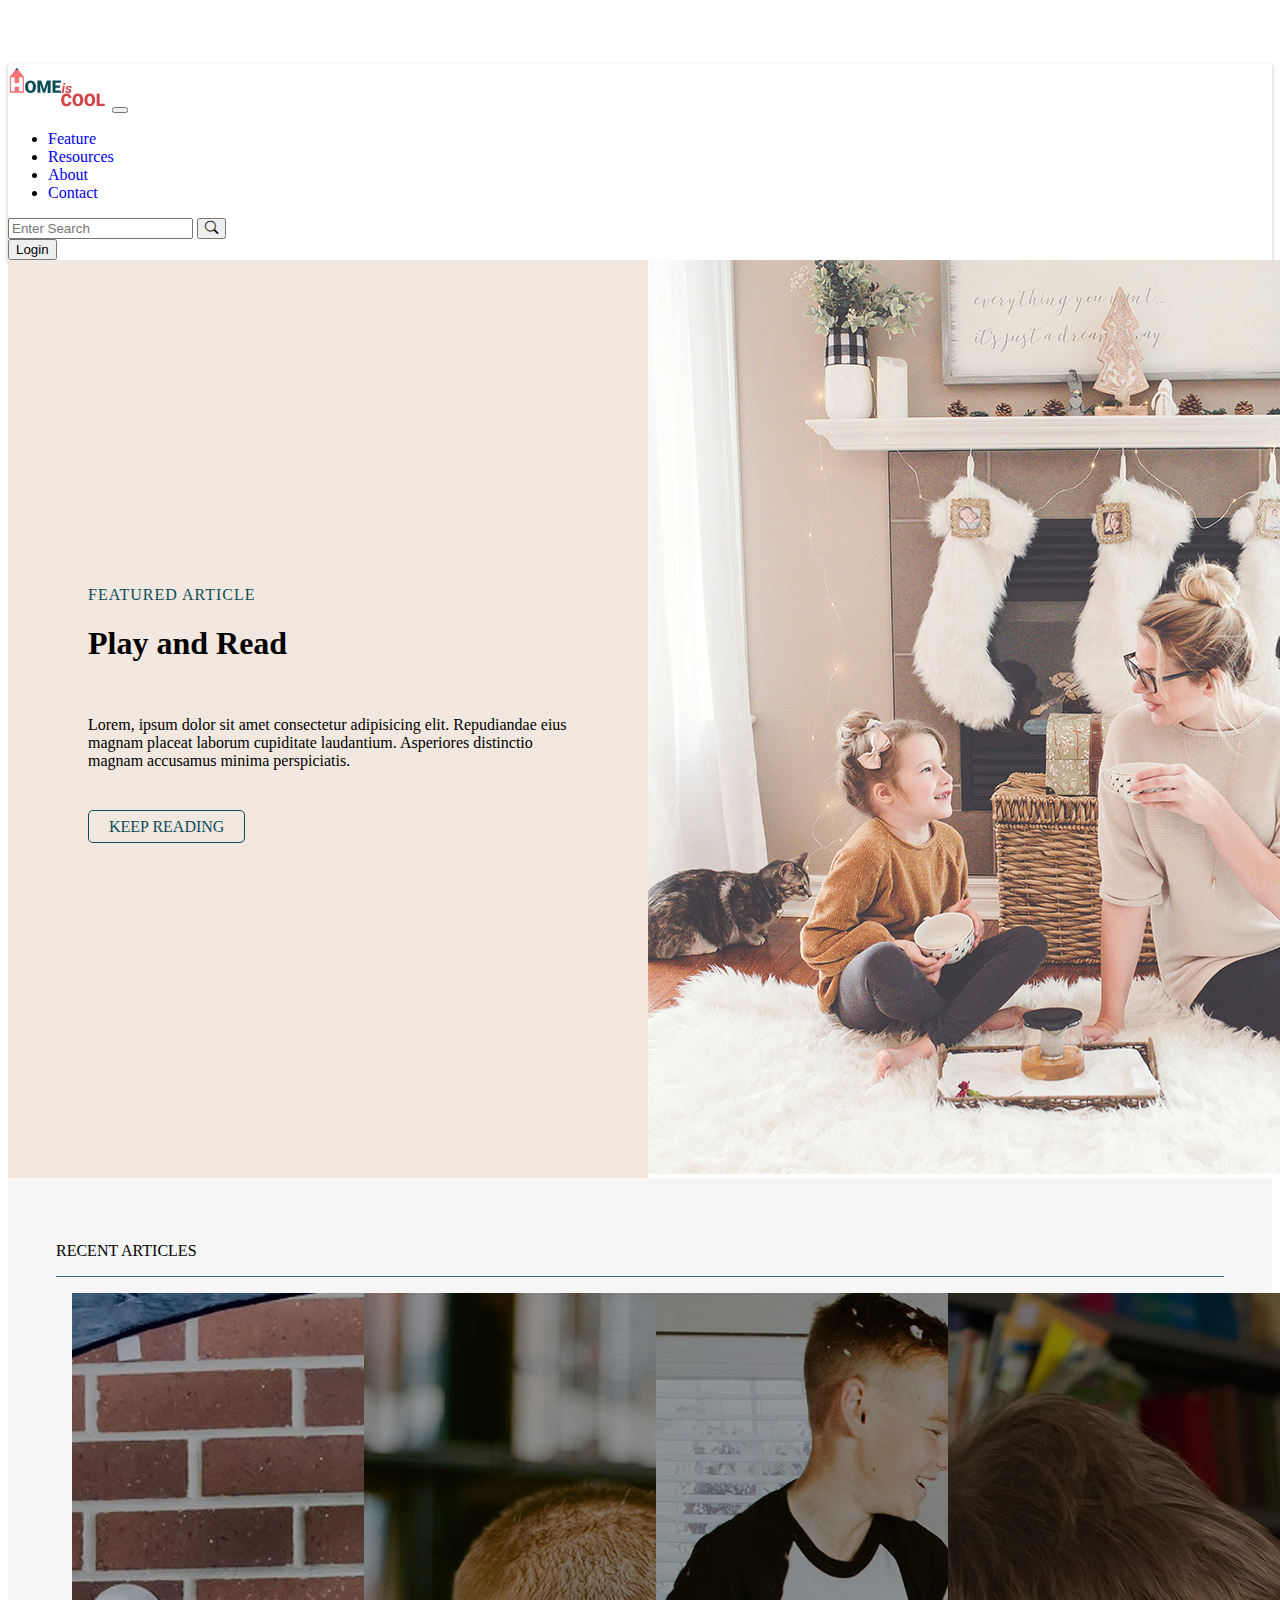
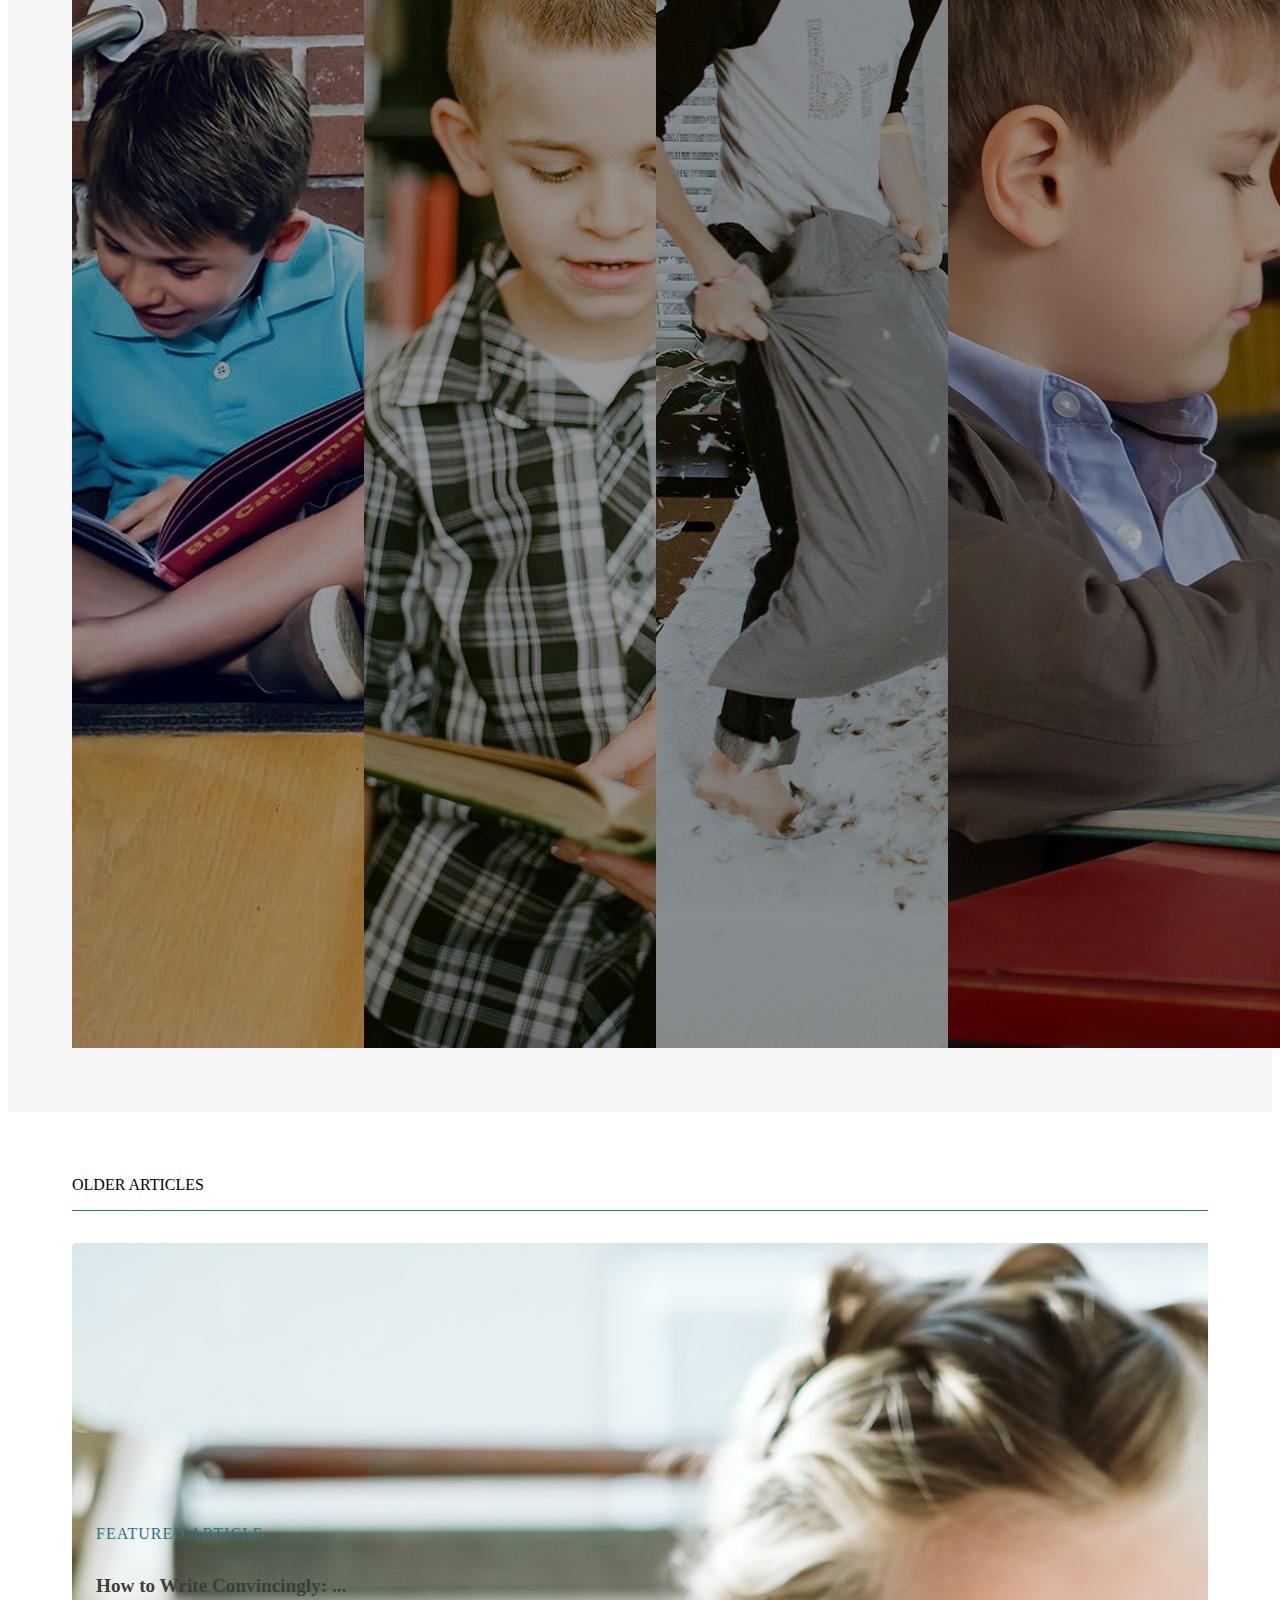
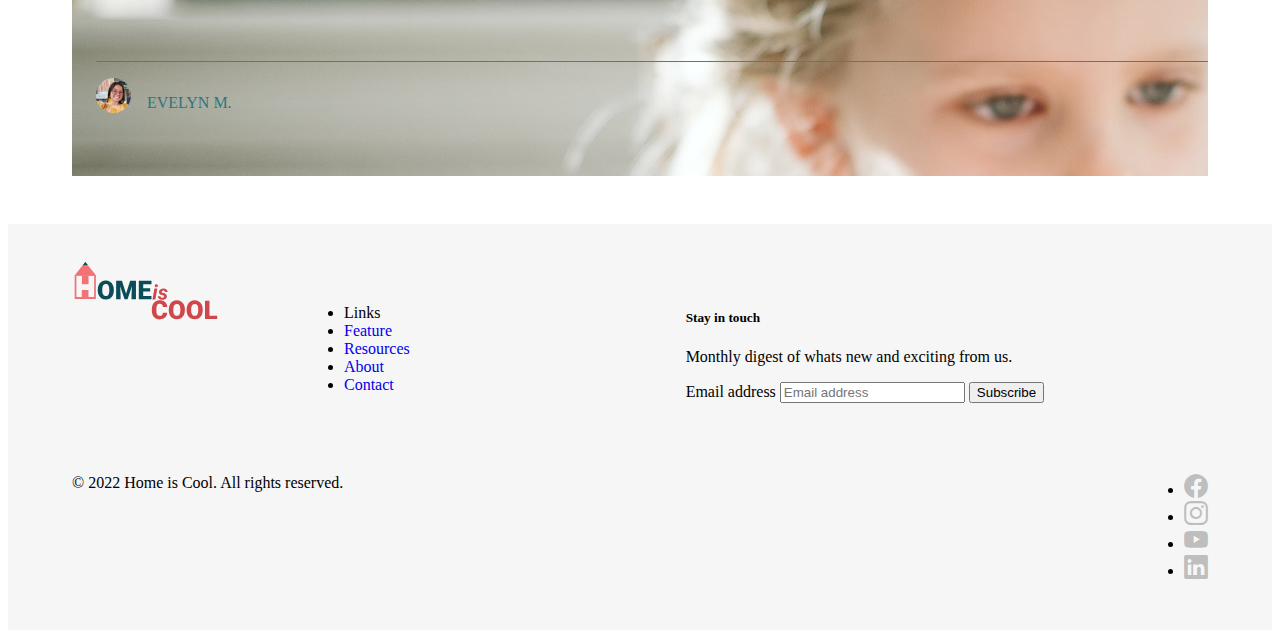
<file: feature.html>
<!DOCTYPE html>
<html lang="en">
<head>
    <meta charset="UTF-8">
    <meta http-equiv="X-UA-Compatible" content="IE=edge">
    <meta name="viewport" content="width=device-width, initial-scale=1.0">
    <title>Feature | Home is Cool</title>
    <link href="https://cdn.jsdelivr.net/npm/bootstrap@5.1.3/dist/css/bootstrap.min.css" rel="stylesheet" integrity="sha384-1BmE4kWBq78iYhFldvKuhfTAU6auU8tT94WrHftjDbrCEXSU1oBoqyl2QvZ6jIW3" crossorigin="anonymous">
    <link rel="stylesheet" href="https://cdn.jsdelivr.net/npm/bootstrap-icons@1.3.0/font/bootstrap-icons.css">
    <link rel="stylesheet" href="css/resources-styles.css">
</head>
<body>
<!-- ------------------------------------------------------------------------ -->  
<!-- --------------------Main Navigation------------------------------------- -->
<nav class="navbar navbar-expand-lg fixed-top navbar-light bg-light" aria-label="Main navigation">
    <div class="container-fluid">
        <a class="navbar-brand"  href="index.html">
            <img class="img-fluid" src="images/homeiscool-logo.svg" width="100px" alt="logo"> 
        </a>
        <button class="navbar-toggler p-0 border-0" type="button" id="navbarSideCollapse" aria-label="Toggle navigation"> 
            <span class="navbar-toggler-icon"></span> 
        </button>
  
        <div class="navbar-collapse offcanvas-collapse justify-content-lg-end ps-5"  id="top-nav">
  
            <ul class="navbar-nav me-auto mb-2 mb-lg-0">
                <li class="nav-item">
                    <a class="nav-link" aria-current="page" href="#">Feature</a>
                </li>
                <li class="nav-item">
                    <a class="nav-link" href="resources.html">Resources</a>
                </li>
                <li class="nav-item">
                    <a class="nav-link" href="about.html">About</a>
                </li>
                <li class="nav-item">
                    <a class="nav-link" href="contact.html">Contact</a>
                </li>
            </ul>
            <!-- ----Search box and login button --------- -->
            <form class="d-flex">
                <input class="form-control" type="search" placeholder="Enter Search" aria-label="Search">
                <button class="btn btn-secondary" type="submit"><i class="bi-search"></i></button>
            </form>
            <button class="btn btn-outline-secondary m-2" type="submit">Login</button>
      </div>
    </div>
</nav>
<main>
    <!-- ---------------Page header------------------------------ -->
    <div class="header">
        <div class="header-image">
            <img class="img-fluid" src="images/main-article-image-big.jpg" alt="Learning material image">
        </div>
        <div class="header-right-2">
            <div class="page-heading">
                <p>FEATURED ARTICLE</p>
                <h1>Play and Read</h1>
            </div>
            <div class="sub-heading">
                <p>Lorem, ipsum dolor sit amet consectetur adipisicing elit. Repudiandae eius magnam placeat laborum cupiditate laudantium. Asperiores distinctio magnam accusamus minima perspiciatis. 
                </p>
            </div>
            <div class="header-link">
                <a href="feature-article-1.html">KEEP READING</a>
            </div>
        </div>
    </div>

    <!-- --------------------Recent articles section------------------------- -->
    <div class="more-resources" style="background-color: #f6f6f6;">
        <p class="p-4 text-muted">RECENT ARTICLES </p>
        <div class="resources-wrapper">
          <div class="cont">
            <img class="img-fluid" src="images/article-img-1.jpg" alt="">
            <div class="overlay">
              <div class="overlay-text">
                <p>READING \ LITERACY</p>
                <h4>Want to Keep Kids Reading at Home?</h4>
              </div>
              <div class="overlay-link">
                <a href="">READ</a>
              </div>
            </div>
          </div>
          <div class="cont">
            <img class="img-fluid" src="images/article-img-2.jpg" alt="">
            <div class="overlay">
              <div class="overlay-text">
                <p>READING TIPS</p>
                <h4>Teaching Your Toddlers to Read</h4>
              </div>
              <div class="overlay-link">
                <a href="">READ</a>
              </div>
            </div>
          </div>
          <div class="cont">
            <img class="img-fluid" src="images/article-img-3.jpg" alt="">
            <div class="overlay">
              <div class="overlay-text">
                <p>INSPIRATIONAL</p>
                <h4>Success Story Article</h4>
              </div>
              <div class="overlay-link">
                <a href="">READ</a>
              </div>
            </div>
          </div>
          <div class="cont">
            <img class="img-fluid" src="images/article-img-4.jpg" alt="">
            <div class="overlay">
              <div class="overlay-text">
                <p>INSPIRATIONAL</p>
                <h4>Keeping Study Habits</h4>
              </div>
              <div class="overlay-link">
                <a href="">READ</a>
              </div>
            </div>
          </div>
        </div>
        <!-- -----------------end of Recent stories---------------------------- -->
    </div>

    <!-- ----------------------- Older Stories ---------------------------------- -->
    
    <div class="older">
        <p class="p-4 text-muted">OLDER ARTICLES </p>
        <div class="older-wrapper">
            <a href="">
                <div class="older-post">
                    <div class="post-image">
                        <img class="img-fluid" src="images/article-img-6.jpg" alt="image post">
                    </div>
                    <div class="post-header">
                        <div class="post-title">
                            <p>FEATURED ARTICLE</p>
                            <h5 class="card-title">How to Write Convincingly:  ...</h5>
                        </div>
                        <div class="byline">
                            <div class="author-pic">
                                <img class="img-fluid" src="images/author-pic.jpg" alt="author picture">
                            </div>
                            <div class="author">
                                <p>EVELYN M.</p>
                            </div>
                        </div> 
                    </div>
                </div>
            </a>
    

        
            <a href="">
                <div class="older-post">
                    <div class="post-image">
                        <img class="img-fluid" src="images/article-img-5.jpg" alt="image post">
                    </div>
                    <div class="post-header">
                        <div class="post-title">
                            <p>INSPIRATIONALS</p>
                            <h5 class="card-title">Inspirational / Success Story..</h5>
                        </div>
                        <div class="byline">
                            <div class="author-pic">
                                <img class="img-fluid" src="images/author-pic.jpg" alt="author picture">
                            </div>
                            <div class="author">
                                <p>EVELYN M.</p>
                            </div>
                        </div> 
                    </div>
                </div>
            </a>
      

       
            <a href="">
                <div class="older-post" style="border-bottom:0;"s>
                    <div class="post-image">
                        <img class="img-fluid" src="images/article-img-5.jpg" alt="image post">
                    </div>
                    <div class="post-header">
                        <div class="post-title">
                            <p>READING TIPS</p>
                            <h5 class="card-title">Developing your Child's Study...</h5>
                        </div>
                        <div class="byline">
                            <div class="author-pic">
                                <img class="img-fluid" src="images/author-pic.jpg" alt="author picture">
                            </div>
                            <div class="author">
                                <p>EVELYN M.</p>
                            </div>
                        </div>
                    </div>
                </div>
            </a>
      
    </div>
</main>

<!-- ---------------------------------------------------------------------- -->
<!-- ----------------- Footer Section --------------------------------- -->
<footer class="footer-container">
    <div class="footer-top">
        <div class="footer-brand">
          <a class="nav-link" href="index.html">
            <img class="img-fluid" src="images/homeiscool-logo.svg" width="150px" alt="logo">
          </a>
        </div>
  
        <div class="footer-links">
            <ul class="nav flex-column">
              <li class="nav-item mb-2 fw-bold border-bottom text-muted">Links</li>
              <li class="nav-item mb-2"><a href="#" class="nav-link p-0 text-muted">Feature</a></li>
              <li class="nav-item mb-2"><a href="resources.html" class="nav-link p-0 text-muted">Resources</a></li>
              <li class="nav-item mb-2"><a href="about.html" class="nav-link p-0 text-muted">About</a></li>
              <li class="nav-item mb-2"><a href="contact.html" class="nav-link p-0 text-muted">Contact</a></li>
            </ul>
        </div>
  
        <div class="right-col">
          <form>
            <h5 class="text-muted">Stay in touch</h5>
            <p>Monthly digest of whats new and exciting from us.</p>
            <div class="d-flex w-100 gap-2">
              <label for="newsletter1" class="visually-hidden">Email address</label>
              <input id="newsletter1" type="text" class="form-control" placeholder="Email address">
              <button class="btn btn-secondary" type="button">Subscribe</button>
            </div>
          </form>
        </div>
  
      </div>
  
      <div class="footer-bottom border-top">
        <div class="copy">
          <p class="text-muted">&copy; 2022 Home is Cool. All rights reserved.</p>
        </div>
        <div class="social">
          <ul class="list-unstyled d-flex">
            <li class="ms-3"><a class="link-dark" href="#"><i class="bi bi-facebook"></i></a></li>
            <li class="ms-3"><a class="link-dark" href="#"><i class="bi bi-instagram"></i></a></li>
            <li class="ms-3"><a class="link-dark" href="#"><i class="bi bi-youtube"></i></a></li>
            <li class="ms-3"><a class="link-dark" href="#"><i class="bi bi-linkedin"></i></a></li>
          </ul>
      </div>
      </div> 
</footer>

    <script src="https://cdn.jsdelivr.net/npm/bootstrap@5.1.3/dist/js/bootstrap.bundle.min.js" integrity="sha384-ka7Sk0Gln4gmtz2MlQnikT1wXgYsOg+OMhuP+IlRH9sENBO0LRn5q+8nbTov4+1p" crossorigin="anonymous"></script> 
    <script src="offcanvas.js"></script>    
</body>
</html>
</file>
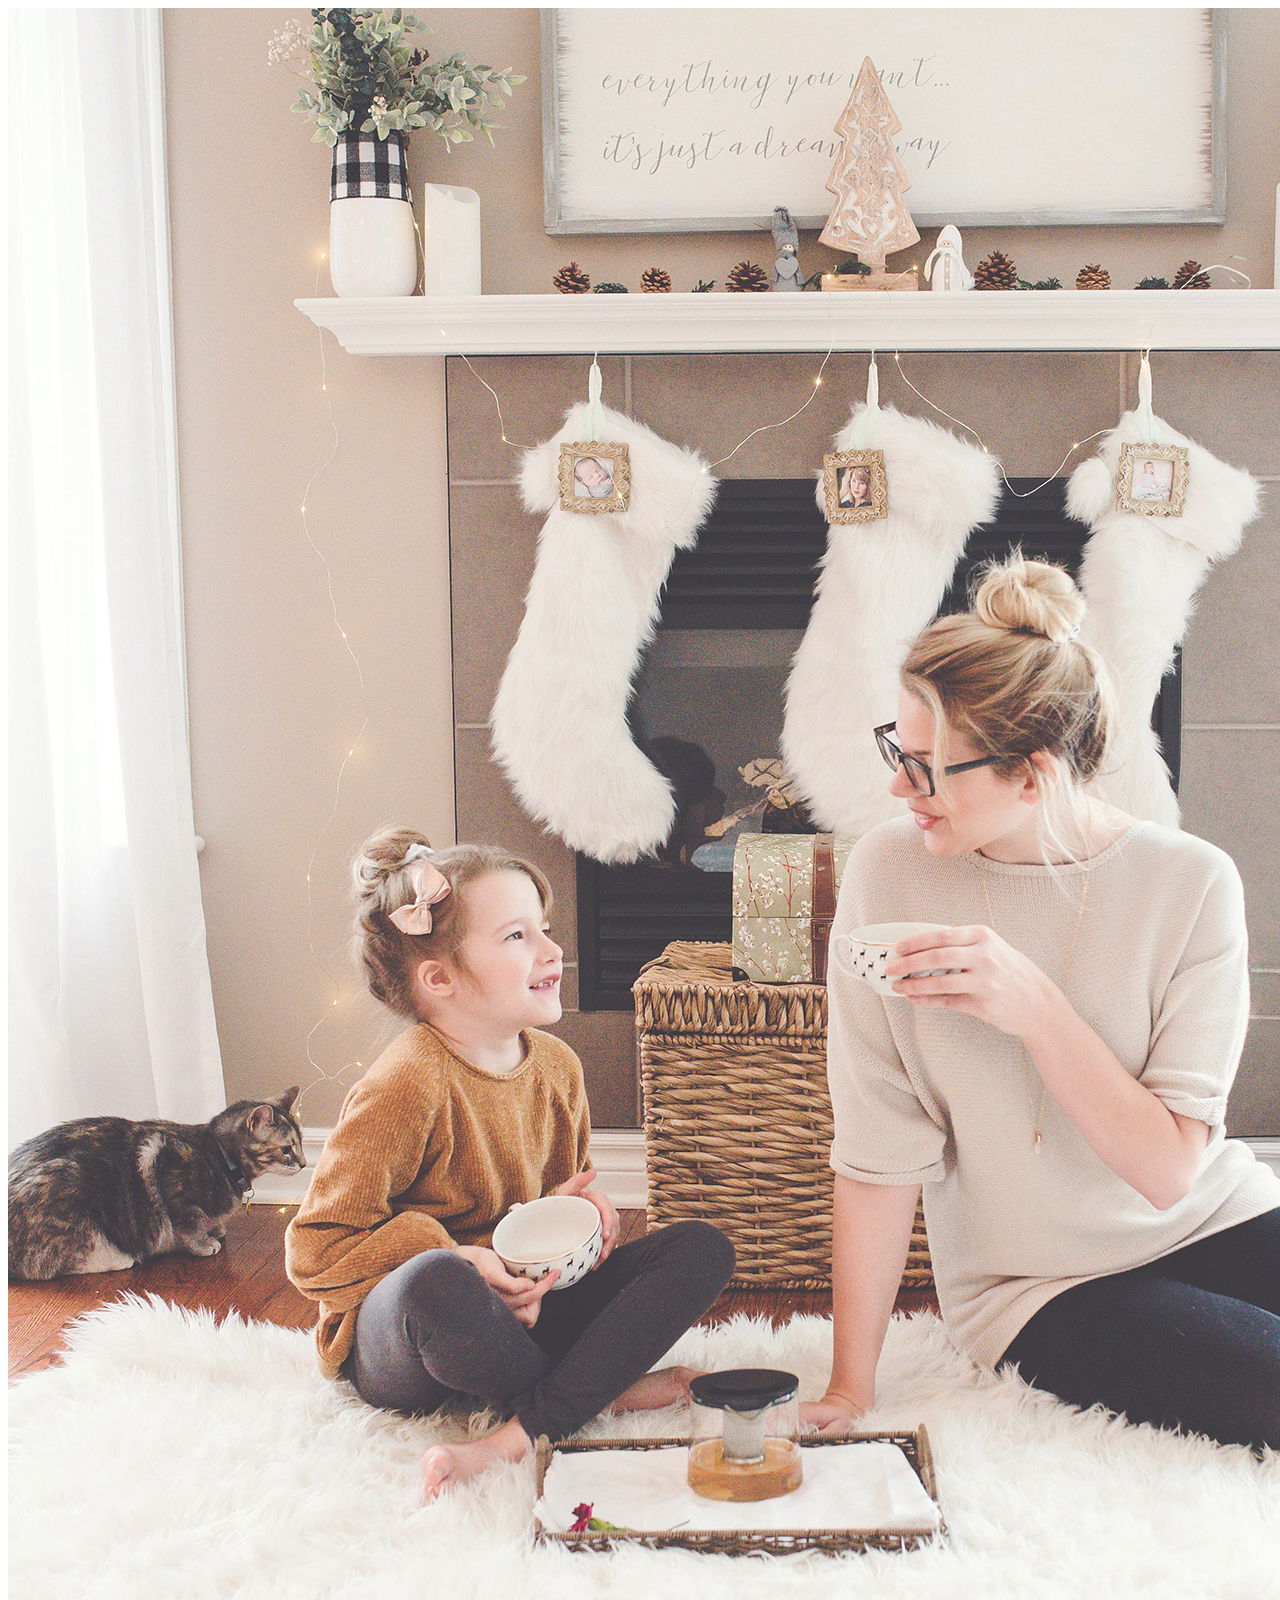
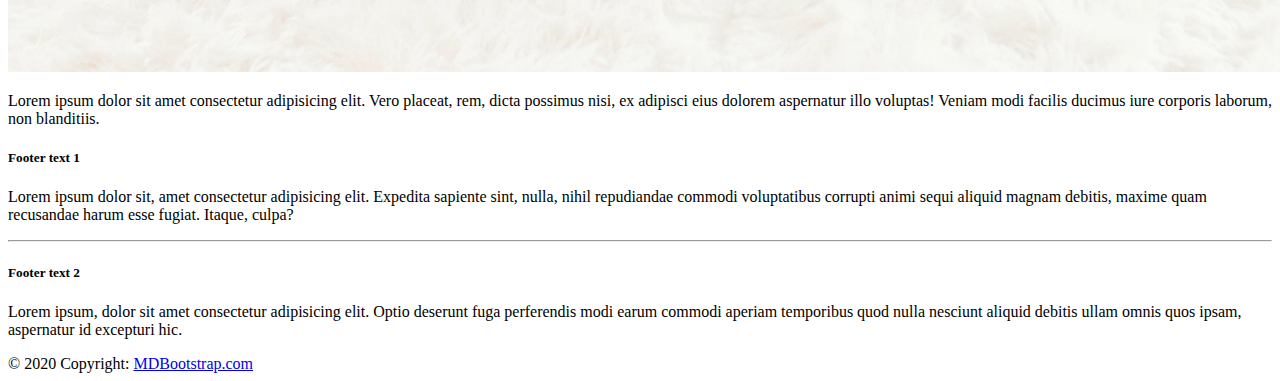
<file: new.html>
<!DOCTYPE html>
<html lang="en">
<head>
    <meta charset="UTF-8">
    <meta http-equiv="X-UA-Compatible" content="IE=edge">
    <meta name="viewport" content="width=device-width, initial-scale=1.0">
    <title>Document</title>
    <link href="https://cdn.jsdelivr.net/npm/bootstrap@5.1.3/dist/css/bootstrap.min.css" rel="stylesheet" integrity="sha384-1BmE4kWBq78iYhFldvKuhfTAU6auU8tT94WrHftjDbrCEXSU1oBoqyl2QvZ6jIW3" crossorigin="anonymous">
    <link rel="stylesheet" href="https://cdn.jsdelivr.net/npm/bootstrap-icons@1.3.0/font/bootstrap-icons.css">

</head>
<body>
    <div class="main-container">
        <img class="img-fluid" src="images/main-article-image.jpg" alt="">
        <p>Lorem ipsum dolor sit amet consectetur adipisicing elit. Vero placeat, rem, dicta possimus nisi, ex adipisci eius dolorem aspernatur illo voluptas! Veniam modi facilis ducimus iure corporis laborum, non blanditiis.</p>
    </div>

    <!-- Footer -->
<footer class="page-footer font-small teal pt-4">

    <!-- Footer Text -->
    <div class="container-fluid text-center text-md-left">
  
      <!-- Grid row -->
      <div class="row">
  
        <!-- Grid column -->
        <div class="col-md-6 mt-md-0 mt-3">
  
          <!-- Content -->
          <h5 class="text-uppercase font-weight-bold">Footer text 1</h5>
          <p>Lorem ipsum dolor sit, amet consectetur adipisicing elit. Expedita sapiente sint, nulla, nihil
            repudiandae commodi voluptatibus corrupti animi sequi aliquid magnam debitis, maxime quam recusandae
            harum esse fugiat. Itaque, culpa?</p>
  
        </div>
        <!-- Grid column -->
  
        <hr class="clearfix w-100 d-md-none pb-3">
  
        <!-- Grid column -->
        <div class="col-md-6 mb-md-0 mb-3">
  
          <!-- Content -->
          <h5 class="text-uppercase font-weight-bold">Footer text 2</h5>
          <p>Lorem ipsum, dolor sit amet consectetur adipisicing elit. Optio deserunt fuga perferendis modi earum
            commodi aperiam temporibus quod nulla nesciunt aliquid debitis ullam omnis quos ipsam, aspernatur id
            excepturi hic.</p>
  
        </div>
        <!-- Grid column -->
  
      </div>
      <!-- Grid row -->
  
    </div>
    <!-- Footer Text -->
  
    <!-- Copyright -->
    <div class="footer-copyright text-center py-3">© 2020 Copyright:
      <a href="https://mdbootstrap.com/"> MDBootstrap.com</a>
    </div>
    <!-- Copyright -->
  
  </footer>
  <!-- Footer -->

    <script src="https://cdn.jsdelivr.net/npm/bootstrap@5.1.3/dist/js/bootstrap.bundle.min.js" integrity="sha384-ka7Sk0Gln4gmtz2MlQnikT1wXgYsOg+OMhuP+IlRH9sENBO0LRn5q+8nbTov4+1p" crossorigin="anonymous"></script> 
    <script src="offcanvas.js"></script>
</body>
</html>
</file>
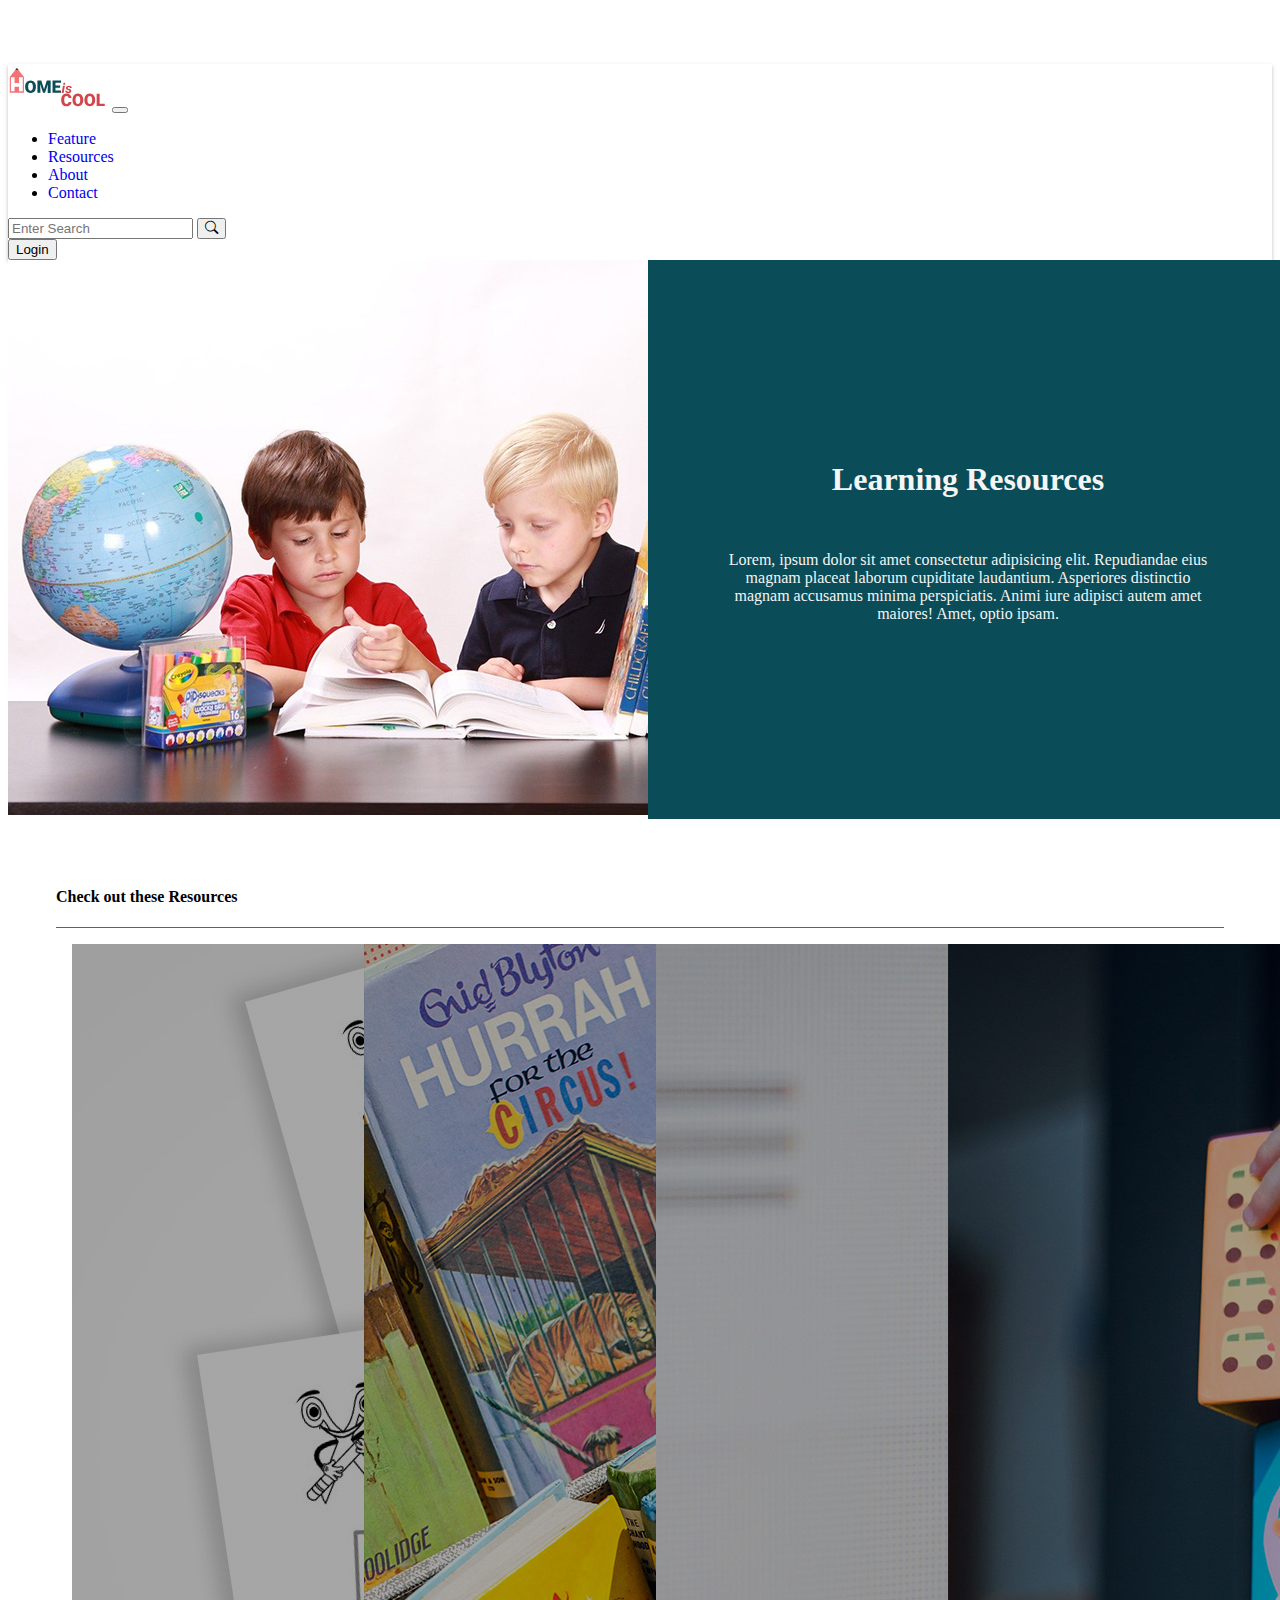
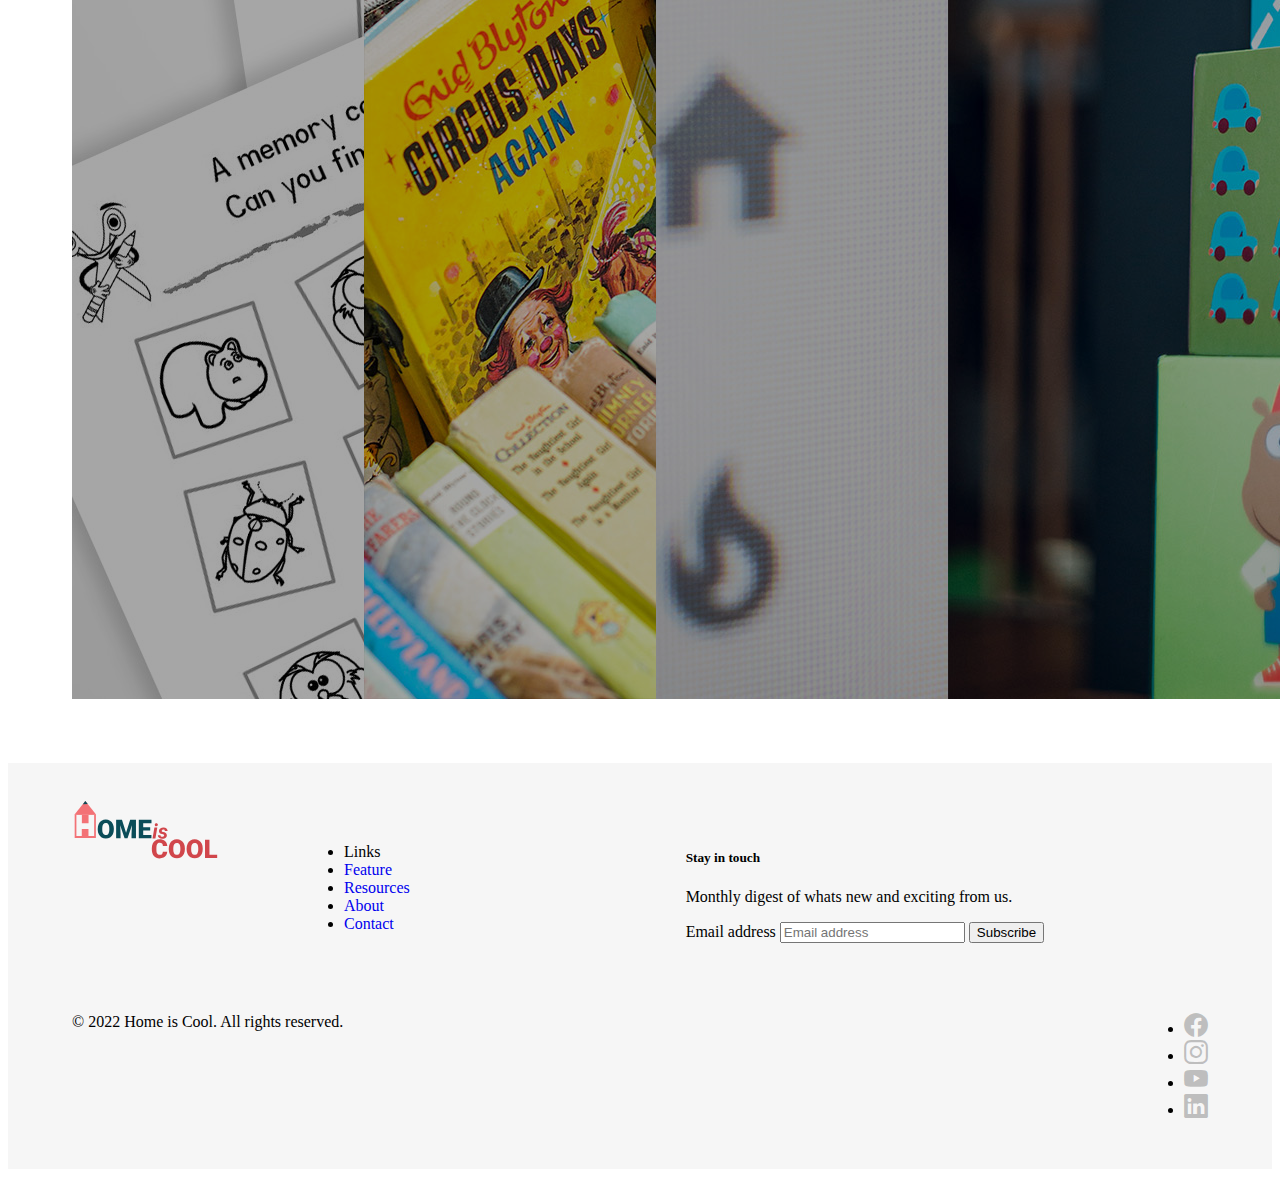
<file: resources.html>
<!DOCTYPE html>
<html lang="en">
<head>
    <meta charset="UTF-8">
    <meta http-equiv="X-UA-Compatible" content="IE=edge">
    <meta name="viewport" content="width=device-width, initial-scale=1.0">
    <title>Resources | Home is Cool</title>
    <link href="https://cdn.jsdelivr.net/npm/bootstrap@5.1.3/dist/css/bootstrap.min.css" rel="stylesheet" integrity="sha384-1BmE4kWBq78iYhFldvKuhfTAU6auU8tT94WrHftjDbrCEXSU1oBoqyl2QvZ6jIW3" crossorigin="anonymous">
    <link rel="stylesheet" href="https://cdn.jsdelivr.net/npm/bootstrap-icons@1.3.0/font/bootstrap-icons.css">
    <link rel="stylesheet" href="css/resources-styles.css">
</head>
<body>
    <!-- ------------------------------------------------------------------------ -->  
<!-- --------------------Main Navigation------------------------------------- -->
<nav class="navbar navbar-expand-lg fixed-top navbar-light bg-light" aria-label="Main navigation">
    <div class="container-fluid">
      <a class="navbar-brand"  href="index.html">
        <img class="img-fluid" src="images/homeiscool-logo.svg" width="100px" alt="logo"> 
      </a>
      <button class="navbar-toggler p-0 border-0" type="button" id="navbarSideCollapse" aria-label="Toggle navigation"> 
       <span class="navbar-toggler-icon"></span> 
      </button>
  
      <div class="navbar-collapse offcanvas-collapse justify-content-lg-end ps-5"  id="top-nav">
  
          <ul class="navbar-nav me-auto mb-2 mb-lg-0">
            <li class="nav-item">
              <a class="nav-link" aria-current="page" href="feature.html">Feature</a>
            </li>
            <li class="nav-item">
              <a class="nav-link" href="#">Resources</a>
            </li>
            <li class="nav-item">
              <a class="nav-link" href="about.html">About</a>
            </li>
            <li class="nav-item">
              <a class="nav-link" href="contact.html">Contact</a>
            </li>
          </ul>
         <!-- ----Search box and login button --------- -->
        <form class="d-flex">
          <input class="form-control" type="search" placeholder="Enter Search" aria-label="Search">
          <button class="btn btn-secondary" type="submit"><i class="bi-search"></i></button>
        </form>
        <button class="btn btn-outline-secondary m-2" type="submit">Login</button>
      </div>
    </div>
</nav>

<main>
  <!-- ---------------Page header------------------------------ -->
  <div class="header">
    <div class="header-image">
      <img class="img-fluid" src="images/learning-materials.jpg" alt="Learning material image">
    </div>
    <div class="header-right">
      <div class="page-heading">
        <h1>Learning Resources</h1>
      </div>
      <div class="sub-heading">
        <p>Lorem, ipsum dolor sit amet consectetur adipisicing elit. Repudiandae eius magnam placeat laborum  cupiditate laudantium. Asperiores distinctio magnam accusamus minima perspiciatis. Animi iure adipisci autem amet maiores! Amet, optio ipsam.
        </p>
      </div>
    </div>
  </div>
      
  <div class="more-resources">
    <h4 class="p-4 text-muted">Check out these Resources</h4>
    <div class="resources-wrapper">
      <div class="cont">
        <img class="img-fluid" src="images/worksheet-vertical.jpg" alt="">
        <div class="overlay">
          <div class="overlay-text">
            <h4>Worksheets</h4>
          </div>
          <div class="overlay-link">
            <a href="">View</a>
          </div>
        </div>
      </div>
      <div class="cont">
        <img class="img-fluid" src="images/books.jpg" alt="">
        <div class="overlay">
          <div class="overlay-text">
            <h4>Children's Books</h4>
          </div>
          <div class="overlay-link">
            <a href="">View</a>
          </div>
        </div>
      </div>
      <div class="cont">
        <img class="img-fluid" src="images/video.jpg" alt="">
        <div class="overlay">
          <div class="overlay-text">
            <h4>Videos</h4>
          </div>
          <div class="overlay-link">
            <a href="">View</a>
          </div>
        </div>
      </div>
      <div class="cont">
        <img class="img-fluid" src="images/learning-toys-vertical.jpg" alt="">
        <div class="overlay">
          <div class="overlay-text">
            <h4>Learning Materials</h4>
          </div>
          <div class="overlay-link">
            <a href="">View</a>
          </div>
        </div>
      </div>
    </div>
    <!-- -----------------end of wrapper---------------------------- -->
  </div>
</main>
<!-- ---------------------------------------------------------------------- -->
<!-- ----------------- Footer Section --------------------------------- -->
<footer class="footer-container">
    <div class="footer-top">
        <div class="footer-brand">
          <a class="nav-link" href="index.html">
            <img class="img-fluid" src="images/homeiscool-logo.svg" width="150px" alt="logo">
          </a>
        </div>
  
        <div class="footer-links">
            <ul class="nav flex-column">
              <li class="nav-item mb-2 fw-bold border-bottom text-muted">Links</li>
              <li class="nav-item mb-2"><a href="feature.html" class="nav-link p-0 text-muted">Feature</a></li>
              <li class="nav-item mb-2"><a href="#" class="nav-link p-0 text-muted">Resources</a></li>
              <li class="nav-item mb-2"><a href="about.html" class="nav-link p-0 text-muted">About</a></li>
              <li class="nav-item mb-2"><a href="contact.html" class="nav-link p-0 text-muted">Contact</a></li>
            </ul>
        </div>
  
        <div class="right-col">
          <form>
            <h5 class="text-muted">Stay in touch</h5>
            <p>Monthly digest of whats new and exciting from us.</p>
            <div class="d-flex w-100 gap-2">
              <label for="newsletter1" class="visually-hidden">Email address</label>
              <input id="newsletter1" type="text" class="form-control" placeholder="Email address">
              <button class="btn btn-secondary" type="button">Subscribe</button>
            </div>
          </form>
        </div>
  
      </div>
  
      <div class="footer-bottom border-top">
        <div class="copy">
          <p class="text-muted">&copy; 2022 Home is Cool. All rights reserved.</p>
        </div>
        <div class="social">
          <ul class="list-unstyled d-flex">
            <li class="ms-3"><a class="link-dark" href="#"><i class="bi bi-facebook"></i></a></li>
            <li class="ms-3"><a class="link-dark" href="#"><i class="bi bi-instagram"></i></a></li>
            <li class="ms-3"><a class="link-dark" href="#"><i class="bi bi-youtube"></i></a></li>
            <li class="ms-3"><a class="link-dark" href="#"><i class="bi bi-linkedin"></i></a></li>
          </ul>
      </div>
      </div> 
</footer>
  
<script src="https://cdn.jsdelivr.net/npm/bootstrap@5.1.3/dist/js/bootstrap.bundle.min.js" integrity="sha384-ka7Sk0Gln4gmtz2MlQnikT1wXgYsOg+OMhuP+IlRH9sENBO0LRn5q+8nbTov4+1p" crossorigin="anonymous"></script> 
    <script src="offcanvas.js"></script>
    
</body>
</html>
</file>
<file: css/styles.css>
@media (max-width: 991.98px) {
  .offcanvas-collapse {
    position: fixed;
    top: 56px;
    /* Height of navbar */
    bottom: 0;
    left: 100%;
    width: 100%;
    padding-right: 1rem;
    padding-left: 1rem;
    overflow-y: auto;
    visibility: hidden;
    background-color: #e6e6e6;
    transition: transform 0.3s ease-in-out, visibility 0.3s ease-in-out;
  }

  .offcanvas-collapse.open {
    visibility: visible;
    transform: translateX(-100%);
  }
}
.footer-container {
  padding: 2rem 4rem;
  background-color: #f6f6f6;
  /* position:sticky;  */
  /* bottom: 0;
  left: 0;
  right:0; */
  width: 100%;
  z-index: 0;
}

.footer-top {
  display: grid;
  grid-template-columns: 200px auto auto;
}

.footer-brand {
  min-width: 150px;
}

.footer-links, .right-col {
  margin: 2rem;
}

.footer-links {
  padding-right: 5rem;
}

.footer-bottom {
  display: grid;
  grid-template-columns: auto auto;
  justify-content: space-between;
  padding-top: 1rem;
}

.bi-facebook, .bi-instagram, .bi-youtube, .bi-linkedin {
  font-size: 1.5rem;
  color: rgba(24, 24, 24, 0.25);
}

.bi-facebook:hover,
.bi-instagram:hover,
.bi-youtube:hover,
.bi-linkedin:hover {
  font-size: 1.5rem;
  color: #488a96;
}

/* ----------------Media Queries-------------- */
/* -------------------------------------------- */
/* --------Medium screens------------------- */
@media (max-width: 991.98px) {
  .footer-container {
    padding: 1rem;
  }

  .footer-links, .right-col {
    margin: 0.5rem;
    margin-top: 1rem;
  }

  .footer-links {
    padding-right: 2rem;
  }
}
/* --------Tablet screens------------------- */
@media (max-width: 767.98px) {
  .footer-container {
    padding: 1rem;
  }

  .footer-links, .right-col {
    margin: 0.5rem;
  }

  .footer-links {
    padding-right: 2rem;
  }
}
/* --------small screens------------------- */
@media (max-width: 575.98px) {
  .footer-container {
    padding: 1rem;
  }

  .footer-top {
    display: grid;
    grid-template-columns: 1fr;
    grid-template-rows: 1fr;
    padding-bottom: 1rem;
  }

  .footer-links {
    justify-content: left;
  }

  .right-col {
    text-align: center;
  }

  .footer-bottom {
    display: grid;
    grid-template-columns: 1fr;
    justify-items: center;
  }
}
* {
  box-sizing: border-box;
}

body {
  padding-top: 56px;
  overflow-x: hidden;
}

a {
  text-decoration: none;
}

.navbar {
  box-shadow: 0 0.125rem 0.25rem rgba(0, 0, 0, 0.25);
}

.header-container {
  display: grid;
  grid-template-columns: 70vw auto;
  grid-template-rows: 1fr;
  grid-gap: 0;
  background-color: lightgray;
  background-image: url("../images/hero-img.jpg");
  background-size: cover;
  margin-top: 16px;
  color: lightgrey;
}

/* ----------Main Article styles--------- */
.main-article {
  padding: 100px;
}

.sub-category, .main-title, .sub-title, .link-main {
  margin: 20px;
}

.sub-category h6, .more-stories h6 {
  font-size: 1.2rem;
  letter-spacing: 1.5px;
}

.main-title h1 {
  font-size: 5rem;
}

.sub-title p {
  color: whitesmoke;
  font-size: 1.2rem;
  margin-bottom: 2rem;
}

.link-main a {
  padding: 12px 30px;
  color: whitesmoke;
  border-radius: 5px;
  border: 1.2px solid whitesmoke;
}
.link-main a:hover {
  color: white;
  border: 1.2px solid #d1464b;
  background-color: #d1464b;
  transition: 0.3s;
}

/* ---------Sub-Article styles--------- */
.sub-article-link img {
  width: 150px;
}

.sub-article {
  display: grid;
  grid-template-rows: 50px auto auto auto;
  padding: 20px;
  align-items: center;
}

.more-stories {
  margin-top: 50px;
  border-bottom: 1px solid whitesmoke;
}

.article-title p {
  font-size: 0.8rem;
  letter-spacing: 1px;
}

.link-item {
  display: grid;
  grid-template-columns: 70px auto;
  grid-template-rows: 1fr;
  grid-gap: 1em;
  margin: 1em;
  align-items: center;
  padding: 5px;
}

.link-item-thumb img {
  width: 100px;
  border: 1.5px solid lightgray;
  border-radius: 5px;
}

.link-item:hover {
  border: 1px solid lightslategray;
  border-radius: 5px;
  transition: 0.4s;
  background-color: rgba(245, 245, 245, 0.3);
}

.sub-article-link a {
  color: lightgrey;
}

.sub-article-link a:hover {
  color: white;
  transition: 0.3s;
}

/* -------Card Customization------------- */
.rounded-5 {
  border-radius: 0.5rem;
}

.text-shadow-1 {
  text-shadow: 0 0.125rem 0.25rem rgba(0, 0, 0, 0.25);
}

.card-cover {
  background-repeat: no-repeat;
  background-position: center center;
  background-size: cover;
}

/* ----------Carousel--------------------- */
.card-radius {
  border-radius: 1rem;
}

.card-radius img {
  border-top-left-radius: 1rem;
  border-top-right-radius: 1rem;
}

.archive-container, .about-container {
  background-color: #f2e8df;
}

.shadow {
  box-shadow: 0rem 0rem 0.7rem rgba(0, 0, 0, 0.6);
}

.link-button {
  text-align: center;
  margin: 2em 0em;
}

.link-button a {
  padding: 10px 40px;
  color: #0a4c58;
  border-radius: 5px;
  border: 1.2px solid #0a4c58;
  text-align: center;
}
.link-button a:hover {
  color: white;
  border: 1.2px solid #0a4c58;
  background-color: #0a4c58;
  transition: 0.3s;
}

.card-category {
  color: #2d7581;
  letter-spacing: 1px;
}

.text-link {
  margin: 10px 0px;
  padding: 2px 0px;
  text-align: right;
  border-top: 1px solid #2d7581;
}

.text-link a {
  color: #0a4c58;
}
.text-link a:hover {
  color: #2d7581;
  transition: 0.2s;
}

.shadow:hover {
  box-shadow: 1rem 1rem 1rem rgba(0, 0, 0, 0.6);
  border: 2px solid #2d7581;
  transition: 0.3s;
}

.contact-container {
  background-image: url("../images/contact-bg.jpg");
  display: grid;
  grid-template-rows: 1fr 1fr;
  grid-template-columns: 1fr;
  justify-content: center;
  color: whitesmoke;
  /* text-align: center; */
  height: 350px;
  box-shadow: 0 0.5rem 0.5rem rgba(0, 0, 0, 0.25);
}

.contact-text, .link-main-big {
  text-align: center;
}

.link-main-big a {
  padding: 25px 90px;
  color: whitesmoke;
  border-radius: 5px;
  border: 1.2px solid whitesmoke;
  font-size: 1.3rem;
}
.link-main-big a:hover {
  color: white;
  border: 1.2px solid #d1464b;
  background-color: #d1464b;
  transition: 0.3s;
}

/* ----------------Media Queries-------------- */
/* -------------------------------------------- */
/* --------Large screens------------------- */
@media (max-width: 1199.98px) {
  .sub-article {
    padding: 100px 20px;
  }
}
/* --------Medium screens------------------- */
@media (max-width: 991.98px) {
  .header-container {
    display: grid;
    grid-template-columns: 1fr;
    grid-template-rows: auto 1fr;
  }

  .main-article {
    padding: 20px;
  }

  .sub-article-link {
    display: grid;
    grid-template-columns: 1fr 1fr 1fr;
    grid-template-rows: 1fr;
    justify-items: center;
    grid-column-gap: 20px;
  }

  .more-stories {
    margin-top: 10px;
  }

  .link-item {
    display: grid;
    grid-template-columns: 1fr;
    grid-template-rows: 1fr auto;
    grid-gap: 1em;
    margin: 1em;
    justify-items: center;
  }

  .link-item-thumb img {
    width: 150px;
    border: 1.5px solid lightgray;
    border-radius: 5px;
  }
}
/* --------Tablet screens------------------- */
@media (max-width: 767.98px) {
  .header-container {
    display: grid;
    grid-template-columns: 1fr;
    grid-template-rows: auto 1fr;
  }

  .main-article {
    padding: 20px;
  }

  .main-title h1 {
    font-size: 3rem;
  }

  .sub-title p {
    font-size: 1rem;
  }

  .sub-article {
    display: grid;
    grid-template-rows: 20vh auto;
    grid-template-columns: 1fr;
  }

  .sub-article-link {
    display: grid;
    grid-template-columns: 1fr 1fr 1fr;
    grid-template-rows: 1fr;
    justify-items: center;
  }

  .link-item {
    display: grid;
    grid-template-columns: 1fr;
    grid-template-rows: auto 1fr;
    grid-gap: 1em;
    margin: 1em;
    justify-items: center;
  }

  .link-item-thumb img {
    width: 250px;
    border: 1.5px solid lightgray;
    border-radius: 5px;
  }
}
/* --------small screens------------------- */
@media (max-width: 575.98px) {
  .header-container {
    display: grid;
    grid-template-columns: 1fr;
    grid-template-rows: auto auto;
  }

  .main-article {
    padding: 20px;
    background-image: url("../images/hero-img-sm.jpg");
  }

  .main-title h1 {
    font-size: 3rem;
  }

  .sub-title p {
    font-size: 1rem;
  }

  .sub-article {
    background-color: #0a4c58;
    padding: 0 20px;
  }

  .sub-article-link {
    display: grid;
    grid-template-columns: 1fr;
    grid-template-rows: 1fr 1fr 1fr;
    justify-content: left;
  }

  .link-item {
    display: grid;
    grid-template-columns: 1fr;
    grid-template-rows: 1fr;
    text-align: center;
  }

  .link-item-thumb img {
    width: 250px;
    border-radius: 5px;
  }

  .article-title h6 {
    font-size: 1.4rem;
  }

  .more-stories {
    border-bottom: 1px solid whitesmoke;
  }

  .btn-contact {
    padding: 15px 50px;
  }
}/*# sourceMappingURL=styles.css.map */
</file>
<file: css/feature-styles.css>
@media (max-width: 991.98px) {
  .offcanvas-collapse {
    position: fixed;
    top: 56px;
    /* Height of navbar */
    bottom: 0;
    left: 100%;
    width: 100%;
    padding-right: 1rem;
    padding-left: 1rem;
    overflow-y: auto;
    visibility: hidden;
    background-color: #e6e6e6;
    transition: transform 0.3s ease-in-out, visibility 0.3s ease-in-out;
  }

  .offcanvas-collapse.open {
    visibility: visible;
    transform: translateX(-100%);
  }
}
.footer-container {
  padding: 2rem 4rem;
  background-color: #f6f6f6;
  /* position:sticky;  */
  /* bottom: 0;
  left: 0;
  right:0; */
  width: 100%;
  z-index: 0;
}

.footer-top {
  display: grid;
  grid-template-columns: 200px auto auto;
}

.footer-brand {
  min-width: 150px;
}

.footer-links, .right-col {
  margin: 2rem;
}

.footer-links {
  padding-right: 5rem;
}

.footer-bottom {
  display: grid;
  grid-template-columns: auto auto;
  justify-content: space-between;
  padding-top: 1rem;
}

.bi-facebook, .bi-instagram, .bi-youtube, .bi-linkedin {
  font-size: 1.5rem;
  color: rgba(24, 24, 24, 0.25);
}

.bi-facebook:hover,
.bi-instagram:hover,
.bi-youtube:hover,
.bi-linkedin:hover {
  font-size: 1.5rem;
  color: #488a96;
}

/* ----------------Media Queries-------------- */
/* -------------------------------------------- */
/* --------Medium screens------------------- */
@media (max-width: 991.98px) {
  .footer-container {
    padding: 1rem;
  }

  .footer-links, .right-col {
    margin: 0.5rem;
    margin-top: 1rem;
  }

  .footer-links {
    padding-right: 2rem;
  }
}
/* --------Tablet screens------------------- */
@media (max-width: 767.98px) {
  .footer-container {
    padding: 1rem;
  }

  .footer-links, .right-col {
    margin: 0.5rem;
  }

  .footer-links {
    padding-right: 2rem;
  }
}
/* --------small screens------------------- */
@media (max-width: 575.98px) {
  .footer-container {
    padding: 1rem;
  }

  .footer-top {
    display: grid;
    grid-template-columns: 1fr;
    grid-template-rows: 1fr;
    padding-bottom: 1rem;
  }

  .footer-links {
    justify-content: left;
  }

  .right-col {
    text-align: center;
  }

  .footer-bottom {
    display: grid;
    grid-template-columns: 1fr;
    justify-items: center;
  }
}
* {
  box-sizing: border-box;
}

body {
  padding-top: 56px;
  overflow-x: hidden;
}

a {
  text-decoration: none;
}

.navbar {
  box-shadow: 0 0.125rem 0.25rem rgba(0, 0, 0, 0.25);
}

/* -----------------------------------------------*/
/* ------------Main section styles----------------*/
.main {
  display: grid;
  grid-template-columns: 1fr;
  grid-auto-rows: auto auto auto;
  color: #1f1f1f;
  background-color: white;
  width: 100vw;
}

.article-image {
  width: auto;
}

.article-header-container {
  display: grid;
  grid-template-rows: 1fr;
  grid-template-columns: 10rem 1fr;
  padding: 1rem;
  background-color: #f2e8df;
}

.date {
  display: grid;
  grid-template-rows: 5rem 1rem;
  justify-content: center;
}

.day p {
  font: 5rem italic bolder georgia;
  color: #b4acac;
}

.month p {
  font-size: 0.8rem;
  color: #d1464b;
  letter-spacing: 1px;
}

.article-header {
  display: grid;
  grid-template-rows: auto 1fr;
  grid-template-columns: 1fr;
}

.article-title h1 {
  font-size: 4rem;
}

.article-title {
  margin-bottom: 2rem;
}

.sub-header {
  display: grid;
  grid-template-columns: auto auto 1fr;
  grid-template-rows: 1fr;
  align-items: center;
  grid-gap: 1rem;
  padding: 1rem;
}

.author-profile img {
  width: 50px;
  border-radius: 250px;
}

.author, .category {
  font-size: 0.9rem;
  color: #2d7581;
}

.category {
  padding-left: 1rem;
  border-left: 1px solid #adadad;
}

/* --------------------------------------------- */
/* --------------Article Body Section----------- */
.article-body {
  display: grid;
  grid-template-columns: 9rem 1fr 9rem;
  grid-template-rows: 1fr;
  padding: 2rem;
  font-size: 1.1rem;
  line-height: 1.8rem;
  background-color: white;
}

.lead {
  padding: 1rem;
  text-align: center;
  font-style: italic;
  font-size: 1.2rem;
  color: #747474;
}

.quote {
  padding: 0 2rem;
  margin: 2rem;
  font-style: italic;
  font-size: 1.4rem;
  color: #747474;
  border-left: 2px solid #2d7581;
  line-height: 2rem;
}

.sub-heading {
  padding: 2rem 0;
  font-style: italic;
  font-size: 1.7rem;
  color: #2d7581;
}

.more-section {
  background-color: #f2e8df;
  padding-bottom: 4rem;
}

.more-section h3 {
  font-size: 1.5rem;
  color: #084e58;
  font-weight: normal;
}

.center-col img {
  width: 350px;
  display: flex;
  float: left;
  margin: 12px 20px 12px 0px;
}

.what, .who {
  padding: 3rem 8rem;
  line-height: 1.8rem;
  background-color: #f2e8df;
}

.what h4, .who h4 {
  text-align: center;
  margin: 3rem 0rem;
}

.wrapper {
  display: grid;
  grid-template-columns: 1fr 1fr;
  justify-items: center;
  grid-gap: 5rem;
  margin-top: 3rem;
}

.r1, .r2 {
  display: grid;
  grid-template-rows: 120px 2rem 1fr;
  justify-items: center;
}

.c1 img {
  width: 100px;
  border-radius: 250px;
}

.card-archive-container {
  border-top: 1.2px solid #2d7581;
}

.more-resources {
  background-color: #ffffff;
  padding: 0 5em;
}

.resources-wrapper {
  display: grid;
  grid-template-columns: 1fr 1fr 1fr 1fr;
  grid-template-rows: 1fr;
  border-top: 1px solid #2d7581;
}

.cont {
  display: grid;
  width: 250px;
  height: auto;
  margin: 2rem;
}
.cont:hover {
  cursor: pointer;
  box-shadow: 0rem 0rem 0.7rem rgba(0, 0, 0, 0.6);
}

.cont > * {
  grid-area: 1/1;
}

.overlay {
  width: 100%;
  height: 100%;
  text-align: center;
  align-items: center;
  color: white;
  background-color: rgba(0, 0, 0, 0.35);
}
.overlay:hover {
  background-color: rgba(0, 0, 0, 0.6);
  border: 2px solid lightgrey;
}

.overlay-text {
  margin: 3rem 2rem;
}

.overlay-text p {
  font-size: 13px;
}

.overlay-link a {
  color: white;
  padding: 10px 40px;
  border-radius: 5px;
  border: 1.5px solid whitesmoke;
  opacity: 0;
}
.overlay-link a:hover {
  border: 1.5px solid whitesmoke;
  opacity: 1;
}
.overlay-link a:active {
  background-color: #d1464b;
  border: 1.5px solid #d1464b;
  opacity: 1;
}

/* ----------------Media Queries-------------- */
/* -------------------------------------------- */
@media (max-width: 1399.98px) {
  .more-resources {
    padding: 3em;
  }

  .cont {
    margin: 1rem;
  }
}
@media (max-width: 1199.98px) {
  .more-resources {
    padding: 0 1em;
    text-align: center;
  }

  .resources-wrapper {
    display: grid;
    grid-template-columns: 1fr 1fr 1fr;
    grid-template-rows: 1fr 1fr;
    justify-items: center;
    border-top: 1px solid #2d7581;
    padding: 2rem 0rem;
  }

  .cont {
    margin: 1rem;
  }
}
/* --------Medium screens------------------- */
@media (max-width: 991.98px) {
  .article-body {
    display: grid;
    grid-template-columns: 1fr;
    grid-template-rows: 1fr;
    padding: 1rem;
    font-size: 1.1rem;
  }

  .more-resources {
    padding: 0 1em;
    text-align: center;
  }

  .resources-wrapper {
    display: grid;
    grid-template-columns: 1fr 1fr 1fr;
    grid-template-rows: 1fr 1fr;
    justify-items: center;
    border-top: 1px solid #2d7581;
  }

  .cont {
    margin: 1rem;
    width: 200px;
    height: auto;
  }

  .footer-container {
    padding: 1rem;
  }

  .footer-links, .right-col {
    margin: 0.5rem;
    margin-top: 1rem;
  }

  .footer-links {
    padding-right: 2rem;
  }
}
/* --------Tablet screens------------------- */
@media (max-width: 767.98px) {
  .article-header-container {
    display: grid;
    grid-template-columns: 1fr;
    grid-template-rows: auto 1fr;
  }

  .date {
    justify-content: left;
  }

  .date {
    display: grid;
    grid-template-rows: 1fr;
    grid-template-columns: auto auto;
    justify-content: left;
  }

  .day p, .month p {
    font-size: 0.9rem;
    color: #d1464b;
    letter-spacing: 1px;
  }

  .article-body {
    display: grid;
    grid-template-columns: 1fr;
    grid-template-rows: 1fr;
    padding: 1rem;
    font-size: 1.1rem;
  }

  .what, .who {
    padding: 3rem 2rem;
  }

  .what h4, .who {
    text-align: center;
  }

  .more-resources {
    padding: 0 1em;
    text-align: center;
  }

  .resources-wrapper {
    display: grid;
    grid-template-columns: 1fr 1fr;
    grid-template-rows: auto auto;
    justify-items: center;
    border-top: 1px solid #2d7581;
  }

  .cont {
    margin: 2rem;
  }
}
/* --------small screens------------------- */
@media (max-width: 575.98px) {
  .article-header-container {
    display: grid;
    grid-template-columns: 1fr;
    grid-template-rows: auto 1fr;
  }

  .date {
    justify-content: left;
  }

  .date {
    display: grid;
    grid-template-rows: 1fr;
    grid-template-columns: auto auto;
    justify-content: left;
  }

  .day p, .month p {
    font-size: 0.9rem;
    color: #d1464b;
    letter-spacing: 1px;
  }

  .article-title h1 {
    font-size: 2.3rem;
  }

  .article-body {
    display: grid;
    grid-template-columns: 1fr;
    grid-template-rows: 1fr;
    padding: 1rem;
    font-size: 1.1rem;
  }

  .cont {
    margin: 1rem;
  }

  .more-resources {
    padding: 1rem;
    text-align: center;
  }

  .resources-wrapper {
    display: grid;
    grid-template-columns: 1fr;
    grid-template-rows: auto;
    justify-items: center;
    border-top: 1px solid #2d7581;
  }

  .what, .who {
    padding: 3rem 2rem;
  }

  .what h4, .who {
    text-align: center;
    margin-bottom: 2rem;
  }

  .wrapper {
    display: grid;
    grid-template-columns: 1fr;
    justify-items: center;
    grid-gap: 2rem;
    margin-top: 3rem;
  }

  .r1, .r2 {
    display: grid;
    grid-template-rows: 120px 2rem 1fr;
    justify-items: center;
  }
}/*# sourceMappingURL=feature-styles.css.map */
</file>
<file: css/contact-styles.css>
.navbar {
  box-shadow: 0 0.125rem 0.25rem rgba(0, 0, 0, 0.25);
}

@media (max-width: 991.98px) {
  .offcanvas-collapse {
    position: fixed;
    top: 56px;
    /* Height of navbar */
    bottom: 0;
    left: 100%;
    width: 100%;
    padding-right: 1rem;
    padding-left: 1rem;
    overflow-y: auto;
    visibility: hidden;
    background-color: #e6e6e6;
    transition: transform 0.3s ease-in-out, visibility 0.3s ease-in-out;
  }

  .offcanvas-collapse.open {
    visibility: visible;
    transform: translateX(-100%);
  }
}
.footer-container {
  padding: 2rem 4rem;
  background-color: #f6f6f6;
  /* position:sticky;  */
  /* bottom: 0;
  left: 0;
  right:0; */
  width: 100%;
  z-index: 0;
}

.footer-top {
  display: grid;
  grid-template-columns: 200px auto auto;
}

.footer-brand {
  min-width: 150px;
}

.footer-links, .right-col {
  margin: 2rem;
}

.footer-links {
  padding-right: 5rem;
}

.footer-bottom {
  display: grid;
  grid-template-columns: auto auto;
  justify-content: space-between;
  padding-top: 1rem;
}

.bi-facebook, .bi-instagram, .bi-youtube, .bi-linkedin {
  font-size: 1.5rem;
  color: rgba(24, 24, 24, 0.25);
}

.bi-facebook:hover,
.bi-instagram:hover,
.bi-youtube:hover,
.bi-linkedin:hover {
  font-size: 1.5rem;
  color: #488a96;
}

/* ----------------Media Queries-------------- */
/* -------------------------------------------- */
/* --------Medium screens------------------- */
@media (max-width: 991.98px) {
  .footer-container {
    padding: 1rem;
  }

  .footer-links, .right-col {
    margin: 0.5rem;
    margin-top: 1rem;
  }

  .footer-links {
    padding-right: 2rem;
  }
}
/* --------Tablet screens------------------- */
@media (max-width: 767.98px) {
  .footer-container {
    padding: 1rem;
  }

  .footer-links, .right-col {
    margin: 0.5rem;
  }

  .footer-links {
    padding-right: 2rem;
  }
}
/* --------small screens------------------- */
@media (max-width: 575.98px) {
  .footer-container {
    padding: 1rem;
  }

  .footer-top {
    display: grid;
    grid-template-columns: 1fr;
    grid-template-rows: 1fr;
    padding-bottom: 1rem;
  }

  .footer-links {
    justify-content: left;
  }

  .right-col {
    text-align: center;
  }

  .footer-bottom {
    display: grid;
    grid-template-columns: 1fr;
    justify-items: center;
  }
}
body {
  padding-top: 56px;
  overflow-x: hidden;
}

.navbar {
  box-shadow: 0 0.125rem 0.25rem rgba(0, 0, 0, 0.25);
}

.form-container {
  display: grid;
  justify-content: center;
}

.form-wrapper {
  display: grid;
}

.input-margin {
  margin: 0.5rem 0rem;
  display: grid;
}

input[type=text], input[type=email], textarea {
  padding: 0.5rem;
  border-radius: 5px;
  border: 1px solid #919191;
}
input[type=text]:focus, input[type=email]:focus, textarea:focus {
  border: 1px solid #d1464b;
  transition: 0.3s;
}

input[type=submit] {
  background-color: #d1464b;
  border: 0;
  padding: 8px 0px;
  border-radius: 5px;
  color: whitesmoke;
}

input[type=submit]:hover {
  background-color: #b3272a;
  transition: 0.3s;
  color: white;
}

/* --------small screens------------------- */
@media (max-width: 575.98px) {
  .form-container {
    display: grid;
    justify-content: center;
  }

  .form-wrapper {
    display: grid;
    width: 90vw;
  }
}/*# sourceMappingURL=contact-styles.css.map */
</file>
<file: css/resources-styles.css>
@media (max-width: 991.98px) {
  .offcanvas-collapse {
    position: fixed;
    top: 56px;
    /* Height of navbar */
    bottom: 0;
    left: 100%;
    width: 100%;
    padding-right: 1rem;
    padding-left: 1rem;
    overflow-y: auto;
    visibility: hidden;
    background-color: #e6e6e6;
    transition: transform 0.3s ease-in-out, visibility 0.3s ease-in-out;
  }

  .offcanvas-collapse.open {
    visibility: visible;
    transform: translateX(-100%);
  }
}
.footer-container {
  padding: 2rem 4rem;
  background-color: #f6f6f6;
  /* position:sticky;  */
  /* bottom: 0;
  left: 0;
  right:0; */
  width: 100%;
  z-index: 0;
}

.footer-top {
  display: grid;
  grid-template-columns: 200px auto auto;
}

.footer-brand {
  min-width: 150px;
}

.footer-links, .right-col {
  margin: 2rem;
}

.footer-links {
  padding-right: 5rem;
}

.footer-bottom {
  display: grid;
  grid-template-columns: auto auto;
  justify-content: space-between;
  padding-top: 1rem;
}

.bi-facebook, .bi-instagram, .bi-youtube, .bi-linkedin {
  font-size: 1.5rem;
  color: rgba(24, 24, 24, 0.25);
}

.bi-facebook:hover,
.bi-instagram:hover,
.bi-youtube:hover,
.bi-linkedin:hover {
  font-size: 1.5rem;
  color: #488a96;
}

/* ----------------Media Queries-------------- */
/* -------------------------------------------- */
/* --------Medium screens------------------- */
@media (max-width: 991.98px) {
  .footer-container {
    padding: 1rem;
  }

  .footer-links, .right-col {
    margin: 0.5rem;
    margin-top: 1rem;
  }

  .footer-links {
    padding-right: 2rem;
  }
}
/* --------Tablet screens------------------- */
@media (max-width: 767.98px) {
  .footer-container {
    padding: 1rem;
  }

  .footer-links, .right-col {
    margin: 0.5rem;
  }

  .footer-links {
    padding-right: 2rem;
  }
}
/* --------small screens------------------- */
@media (max-width: 575.98px) {
  .footer-container {
    padding: 1rem;
  }

  .footer-top {
    display: grid;
    grid-template-columns: 1fr;
    grid-template-rows: 1fr;
    padding-bottom: 1rem;
  }

  .footer-links {
    justify-content: left;
  }

  .right-col {
    text-align: center;
  }

  .footer-bottom {
    display: grid;
    grid-template-columns: 1fr;
    justify-items: center;
  }
}
* {
  box-sizing: border-box;
}

body {
  padding-top: 56px;
  overflow-x: hidden;
}

a {
  text-decoration: none;
}

.navbar {
  box-shadow: 0 0.125rem 0.25rem rgba(0, 0, 0, 0.25);
}

.header {
  display: grid;
  grid-template-columns: 50vw 50vw;
  width: 100vw;
}

.header-image img {
  width: auto;
}

.header-display, .header-right, .header-right-2 {
  display: grid;
  grid-template-rows: auto auto;
  align-content: center;
  padding: 5rem;
}

.header-right-2 {
  text-align: left;
  background-color: #f2e8df;
  color: black;
  order: -1;
}

.header-right {
  text-align: center;
  background-color: #0a4c58;
  color: whitesmoke;
}

.header-right-2 {
  background-color: #f2e8df;
}

.header-link {
  margin: 2em 0em;
}

.header-link a {
  color: #0a4c5a;
  padding: 7px 20px;
  border: 1px solid #0a4c5a;
  border-radius: 5px;
}
.header-link a:hover {
  color: whitesmoke;
  border: 1px solid #2d7581;
  background-color: #2d7581;
  transition: 0.4s;
}

.page-heading {
  margin-bottom: 1rem;
}

.page-heading p {
  color: #0a4c5a;
  letter-spacing: 1px;
}

.more-resources {
  background-color: #ffffff;
  padding: 0 5em;
}

.resources-wrapper {
  display: grid;
  grid-template-columns: 1fr 1fr 1fr 1fr;
  grid-template-rows: 1fr;
  border-top: 1px solid #2d7581;
}

.cont {
  display: grid;
  width: 250px;
  height: auto;
  margin: 2rem;
}
.cont:hover {
  cursor: pointer;
  box-shadow: 0rem 0rem 0.7rem rgba(0, 0, 0, 0.6);
}

.cont > * {
  grid-area: 1/1;
}

.overlay {
  width: 100%;
  height: 100%;
  text-align: center;
  align-items: center;
  color: white;
  background-color: rgba(0, 0, 0, 0.35);
}
.overlay:hover {
  background-color: rgba(0, 0, 0, 0.6);
  border: 2px solid lightgrey;
}

.overlay-text {
  margin: 3rem 2rem;
}

.overlay-text p {
  font-size: 13px;
}

.overlay-link a {
  color: white;
  padding: 10px 40px;
  border-radius: 5px;
  border: 1.5px solid whitesmoke;
  opacity: 0;
}
.overlay-link a:hover {
  border: 1.5px solid whitesmoke;
  opacity: 1;
}
.overlay-link a:active {
  background-color: #d1464b;
  border: 1.5px solid #d1464b;
  opacity: 1;
}

.older {
  padding: 3rem 4rem;
}

.older-wrapper {
  display: grid;
  grid-template-columns: 1fr 1fr 1fr;
  grid-template-rows: 1fr;
  grid-gap: 1rem;
  overflow-x: auto;
  border-top: 1px solid #2d7581;
  padding: 2rem 0rem;
}

.older-post {
  display: grid;
  grid-template-columns: 1fr;
  grid-template-rows: 250px auto auto;
  background-color: #f2e8df;
  border-radius: 5px;
}

.older-post:hover {
  background-color: #f2e8df;
  transition: 0.3s;
  box-shadow: 0rem 0rem 0.7rem rgba(0, 0, 0, 0.6);
  border: 1px solid lightgrey;
}

.post-image img {
  border-top-left-radius: 5px;
  border-top-right-radius: 5px;
}

.post-title, .byline {
  padding: 1rem 1.5rem;
}

.post-title p {
  color: #2d7581;
  letter-spacing: 1px;
}

.post-title h5 {
  color: #3d3d3d;
  font-size: 1.2rem;
}

.author-pic img {
  width: 35px;
  border-radius: 250px;
}

.byline {
  display: grid;
  grid-template-columns: 35px 1fr;
}

.byline p {
  margin-left: 1rem;
  color: #2d7581;
}

.author-pic, .author {
  border-top: 1px solid #707070;
  padding-top: 1rem;
}

@media (max-width: 1399.98px) {
  .more-resources {
    padding: 3em;
  }

  .cont {
    margin: 1rem;
  }
}
@media (max-width: 1199.98px) {
  .header {
    display: grid;
    grid-template-columns: 1fr 1fr;
    grid-template-rows: 1fr;
  }

  .header-right {
    display: grid;
    grid-template-rows: auto auto;
    align-items: center;
    text-align: center;
    padding: 2rem;
  }

  .header-right-2 {
    padding: 2rem;
  }

  .more-resources {
    padding: 0 1em;
    text-align: center;
  }

  .resources-wrapper {
    display: grid;
    grid-template-columns: 1fr 1fr 1fr;
    grid-template-rows: 1fr 1fr;
    justify-items: center;
    border-top: 1px solid #2d7581;
    padding: 2rem 0rem;
  }

  .cont {
    margin: 1rem;
  }
}
/* --------Medium screens------------------- */
@media (max-width: 991.98px) {
  .header {
    display: grid;
    grid-template-columns: 1fr 1fr;
    grid-template-rows: 1fr;
  }

  .header-right {
    display: grid;
    grid-template-rows: auto auto;
    align-items: center;
    text-align: center;
    padding: 2rem;
  }

  .header-right-2 {
    order: -1;
  }

  .more-resources {
    padding: 0 1em;
    text-align: center;
  }

  .resources-wrapper {
    display: grid;
    grid-template-columns: 1fr 1fr 1fr;
    grid-template-rows: 1fr 1fr;
    justify-items: center;
    border-top: 1px solid #2d7581;
  }

  .cont {
    margin: 1rem;
    width: 200px;
    height: auto;
  }
}
/* --------tablet screens------------------- */
@media (max-width: 767.98px) {
  .header {
    display: grid;
    grid-template-columns: 1fr;
    grid-template-rows: auto auto;
  }

  .header-right {
    grid-template-rows: auto auto;
    align-items: center;
    text-align: center;
  }

  .header-right-2 {
    order: 1;
  }

  .more-resources {
    padding: 0 1em;
    text-align: center;
  }

  .resources-wrapper {
    display: grid;
    grid-template-columns: 1fr 1fr;
    grid-template-rows: auto auto;
    justify-items: center;
    border-top: 1px solid #2d7581;
  }

  .cont {
    margin: 2rem;
  }

  .older {
    padding: 0rem;
    grid-gap: 0rem;
  }

  .older-wrapper {
    grid-template-columns: 1fr;
    grid-template-rows: 1fr;
    border-radius: 0;
    grid-gap: 0;
    border-bottom: 1px solid #2d7581;
    padding: 0rem;
  }

  .older-post {
    grid-template-columns: 1fr 150px;
    grid-template-rows: 1fr;
    border-radius: 0;
    border-bottom: 1px solid #2d7581;
    background-color: #f1f1f1;
  }

  .post-image {
    place-self: start center;
    order: 2;
  }

  .post-image img {
    width: 120px;
    border-radius: 5px;
    margin-top: 1rem;
  }

  .post-header {
    display: grid;
    grid-template-rows: 1fr 70px;
    grid-template-columns: 1fr;
  }

  .post-title h5 {
    font-size: 1rem;
    overflow-y: hidden;
  }

  .post-title p {
    font-size: 0.8rem;
  }

  .byline {
    display: grid;
    grid-template-columns: 35px 1fr;
  }

  .post-title, .byline {
    padding-left: 1rem;
  }

  .byline p {
    margin-left: 1rem;
    color: #2d7581;
    font-size: 0.9rem;
  }

  .author-pic, .author {
    border-top: 0;
    padding-top: 0;
  }
}
/* --------small screens------------------- */
@media (max-width: 575.98px) {
  .header {
    display: grid;
    grid-template-columns: 100vw;
    grid-template-rows: auto auto;
  }

  .header-image img {
    width: 100%;
  }

  .header-right {
    grid-template-rows: auto;
    align-items: center;
    text-align: center;
  }

  .header-right-2 {
    order: 1;
  }

  .cont {
    margin: 1rem;
  }

  .more-resources {
    padding: 1rem;
    text-align: center;
  }

  .resources-wrapper {
    display: grid;
    grid-template-columns: 1fr;
    grid-template-rows: auto;
    justify-items: center;
    border-top: 1px solid #2d7581;
  }

  .older {
    padding: 0rem;
    grid-gap: 0rem;
  }

  .older-wrapper {
    grid-template-columns: 1fr;
    grid-template-rows: 1fr;
    border-radius: 0;
    grid-gap: 0;
    border-bottom: 1px solid #2d7581;
    padding: 0rem;
  }

  .older-post {
    grid-template-columns: 1fr 150px;
    grid-template-rows: 1fr;
    border-radius: 0;
    border-bottom: 1px solid #2d7581;
    background-color: #f1f1f1;
  }

  .post-image {
    place-self: start center;
    order: 2;
  }

  .post-image img {
    width: 120px;
    border-radius: 5px;
    margin-top: 1rem;
  }

  .post-header {
    display: grid;
    grid-template-rows: 1fr 70px;
    grid-template-columns: 1fr;
  }

  .post-title h5 {
    font-size: 1rem;
    overflow-y: hidden;
  }

  .post-title p {
    font-size: 0.8rem;
  }

  .byline {
    display: grid;
    grid-template-columns: 35px 1fr;
  }

  .post-title, .byline {
    padding-left: 1rem;
  }

  .byline p {
    margin-left: 1rem;
    color: #2d7581;
    font-size: 0.9rem;
  }

  .author-pic, .author {
    border-top: 0;
    padding-top: 0;
  }
}/*# sourceMappingURL=resources-styles.css.map */
</file>
